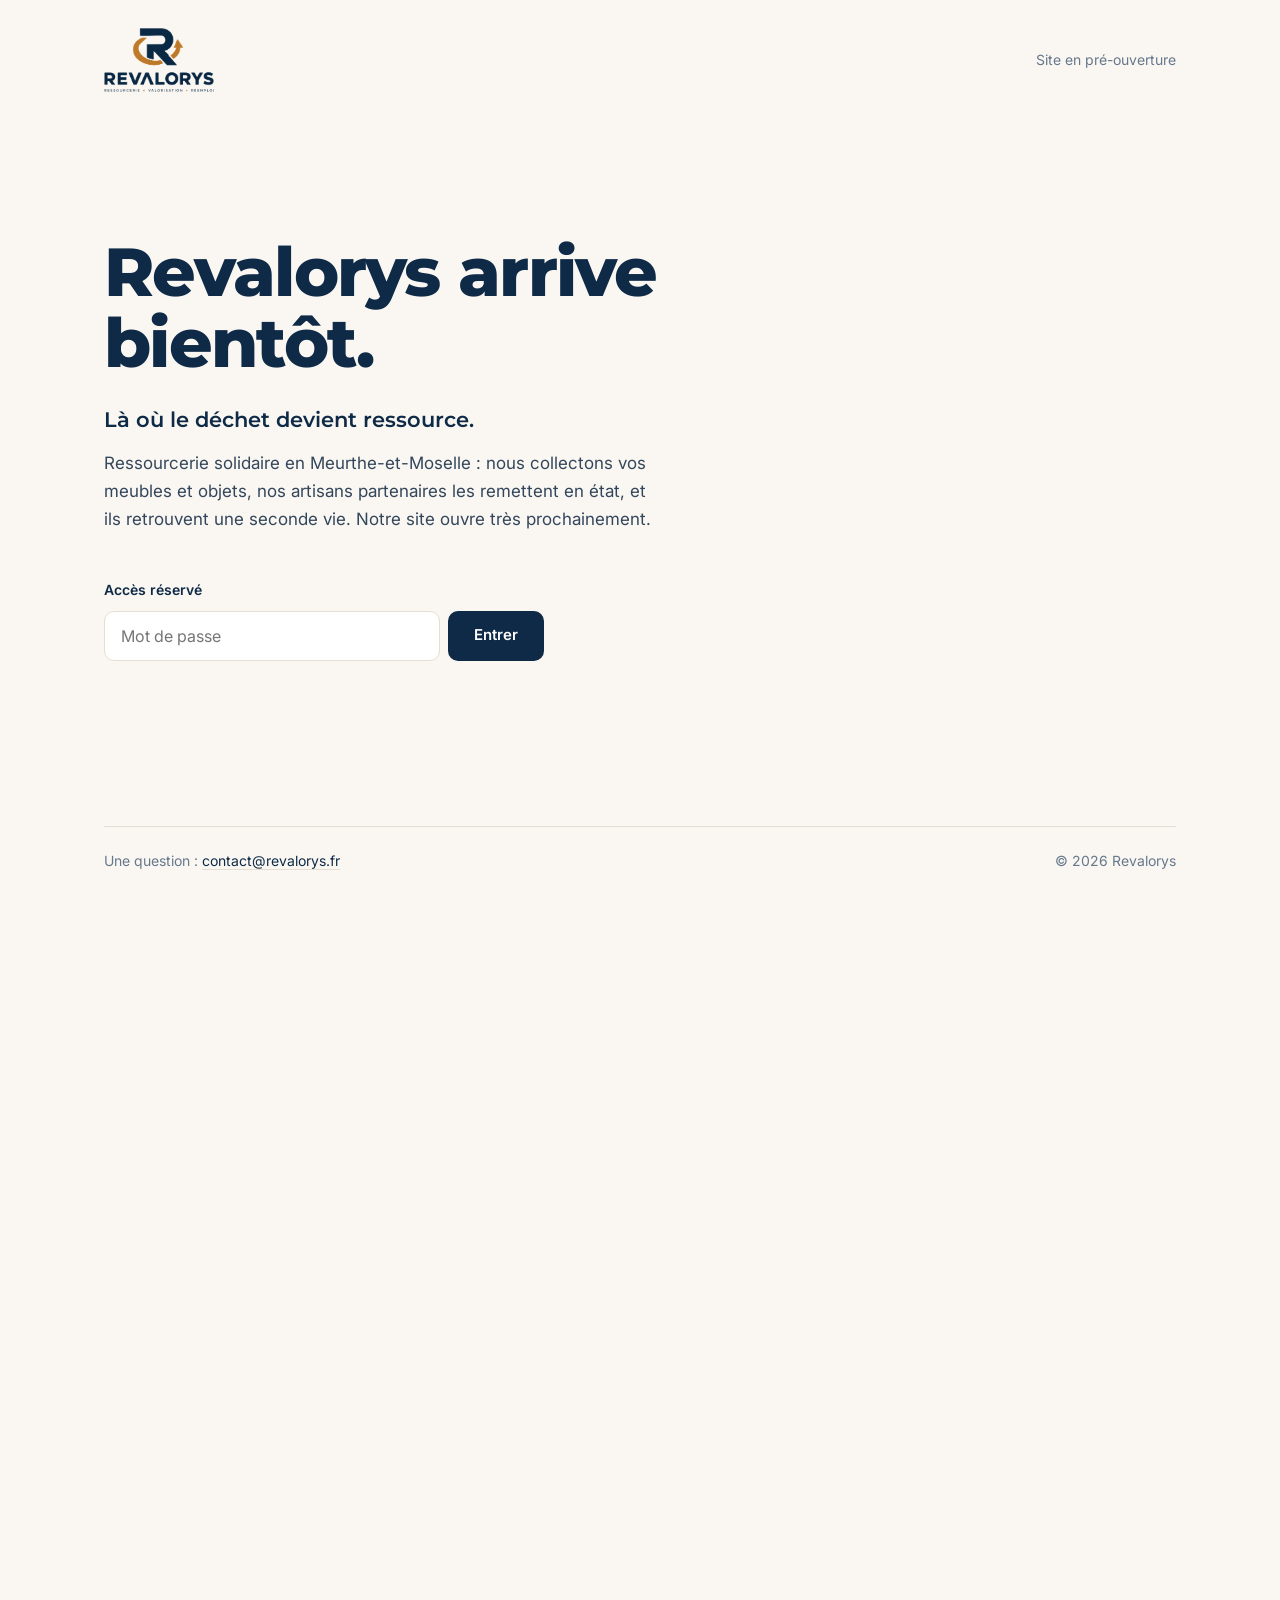
<file: index.html>
<!doctype html>
<html lang="fr" class="no-js">
<head>
  <meta charset="utf-8">
  <meta name="viewport" content="width=device-width, initial-scale=1">
  <script src="assets/js/gate.js"></script>
  <title>Ressourcerie en Meurthe-et-Moselle — Collecte gratuite de meubles | REVALORYS</title>
  <meta name="description" content="Ressourcerie solidaire en Meurthe-et-Moselle (Nancy, Lunéville, Toul…) : enlèvement gratuit de meubles et électroménager, débarras, rachat de lots et objets restaurés par des artisans locaux.">
  <meta name="robots" content="index, follow, max-image-preview:large, max-snippet:-1, max-video-preview:-1">
  <link rel="canonical" href="https://revalorys.fr/">
  <meta property="og:type" content="website">
  <meta property="og:locale" content="fr_FR">
  <meta property="og:site_name" content="REVALORYS">
  <meta property="og:url" content="https://revalorys.fr/">
  <meta property="og:title" content="REVALORYS — Là où le déchet devient ressource">
  <meta property="og:description" content="Collecte gratuite de vos dons, restauration par des artisans locaux, revente solidaire. Ressourcerie en Meurthe-et-Moselle & Grand Est.">
  <meta property="og:image" content="https://revalorys.fr/assets/img/og-revalorys.jpg">
  <meta property="og:image:width" content="1200">
  <meta property="og:image:height" content="630">
  <meta property="og:image:alt" content="REVALORYS — Ressourcerie, valorisation et réemploi">
  <meta name="twitter:card" content="summary_large_image">
  <meta name="twitter:title" content="REVALORYS — Là où le déchet devient ressource">
  <meta name="twitter:description" content="Collecte gratuite de vos dons, restauration par des artisans locaux, revente solidaire. Ressourcerie en Meurthe-et-Moselle & Grand Est.">
  <meta name="twitter:image" content="https://revalorys.fr/assets/img/og-revalorys.jpg">
  <meta name="geo.region" content="FR-54">
  <meta name="geo.placename" content="Meurthe-et-Moselle">
  <link rel="manifest" href="/site.webmanifest">
  <meta name="theme-color" content="#0E2A47">
  <meta name="msvalidate.01" content="0694FC29E3D0B1E6B4F49A4E6B45020C">

  <link rel="icon" type="image/png" href="assets/img/favicon.png">
  <link rel="apple-touch-icon" href="assets/img/apple-touch-icon.png">

  <link rel="preconnect" href="https://fonts.googleapis.com">
  <link rel="preconnect" href="https://fonts.gstatic.com" crossorigin>
  <link href="https://fonts.googleapis.com/css2?family=Montserrat:wght@500;600;700;800&family=Inter:wght@400;500;600&display=swap" rel="stylesheet">
  <link rel="stylesheet" href="assets/css/style.css">

  <script type="application/ld+json">
  {
    "@context": "https://schema.org",
    "@graph": [
      {
        "@type": [
          "LocalBusiness",
          "RecyclingCenter"
        ],
        "@id": "https://revalorys.fr/#organisation",
        "name": "REVALORYS",
        "alternateName": [
          "Revalorys",
          "REVALORYS Ressourcerie"
        ],
        "url": "https://revalorys.fr/",
        "description": "Ressourcerie solidaire en Meurthe-et-Moselle : collecte gratuite de dons, débarras, rachat de lots, restauration par des artisans locaux et revente de mobilier, électroménager et objets de seconde main.",
        "slogan": "Là où le déchet devient ressource.",
        "email": "contact@revalorys.fr",
        "logo": {
          "@type": "ImageObject",
          "url": "https://revalorys.fr/assets/img/logo-full.png",
          "width": 640,
          "height": 374
        },
        "image": "https://revalorys.fr/assets/img/og-revalorys.jpg",
        "address": {
          "@type": "PostalAddress",
          "addressRegion": "Meurthe-et-Moselle",
          "addressCountry": "FR"
        },
        "areaServed": [
          {
            "@type": "AdministrativeArea",
            "name": "Meurthe-et-Moselle"
          },
          {
            "@type": "AdministrativeArea",
            "name": "Grand Est"
          },
          {
            "@type": "City",
            "name": "Nancy"
          },
          {
            "@type": "City",
            "name": "Lunéville"
          },
          {
            "@type": "City",
            "name": "Toul"
          },
          {
            "@type": "City",
            "name": "Pont-à-Mousson"
          },
          {
            "@type": "City",
            "name": "Vandœuvre-lès-Nancy"
          },
          {
            "@type": "City",
            "name": "Briey"
          },
          {
            "@type": "City",
            "name": "Longwy"
          }
        ],
        "knowsAbout": [
          "Ressourcerie",
          "Réemploi",
          "Économie circulaire",
          "Débarras",
          "Restauration de meubles",
          "Seconde main",
          "Recyclage"
        ],
        "hasOfferCatalog": {
          "@type": "OfferCatalog",
          "name": "Services REVALORYS",
          "itemListElement": [
            {
              "@type": "Offer",
              "itemOffered": {
                "@type": "Service",
                "name": "Collecte gratuite de meubles et d'objets",
                "areaServed": "Meurthe-et-Moselle"
              }
            },
            {
              "@type": "Offer",
              "itemOffered": {
                "@type": "Service",
                "name": "Débarras de maisons et d'appartements",
                "areaServed": "Meurthe-et-Moselle"
              }
            },
            {
              "@type": "Offer",
              "itemOffered": {
                "@type": "Service",
                "name": "Rachat de lots de mobilier et d'équipements",
                "areaServed": "Meurthe-et-Moselle"
              }
            },
            {
              "@type": "Offer",
              "itemOffered": {
                "@type": "Service",
                "name": "Vidage de logements pour bailleurs sociaux",
                "areaServed": "Meurthe-et-Moselle"
              }
            },
            {
              "@type": "Offer",
              "itemOffered": {
                "@type": "Service",
                "name": "Valorisation de biens sinistrés pour les assurances",
                "areaServed": "Meurthe-et-Moselle"
              }
            },
            {
              "@type": "Offer",
              "itemOffered": {
                "@type": "Service",
                "name": "Réemploi du mobilier réformé des entreprises et collectivités",
                "areaServed": "Meurthe-et-Moselle"
              }
            },
            {
              "@type": "Offer",
              "itemOffered": {
                "@type": "Service",
                "name": "Restauration de meubles par des artisans locaux",
                "areaServed": "Meurthe-et-Moselle"
              }
            },
            {
              "@type": "Offer",
              "itemOffered": {
                "@type": "Service",
                "name": "Vente de meubles et objets de seconde main restaurés",
                "areaServed": "Meurthe-et-Moselle"
              }
            }
          ]
        }
      },
      {
        "@type": "WebSite",
        "@id": "https://revalorys.fr/#site",
        "url": "https://revalorys.fr/",
        "name": "REVALORYS",
        "alternateName": "Revalorys",
        "inLanguage": "fr-FR",
        "publisher": {
          "@id": "https://revalorys.fr/#organisation"
        }
      },
      {
        "@type": "WebPage",
        "@id": "https://revalorys.fr/#page",
        "url": "https://revalorys.fr/",
        "name": "REVALORYS — Ressourcerie en Meurthe-et-Moselle",
        "isPartOf": {
          "@id": "https://revalorys.fr/#site"
        },
        "about": {
          "@id": "https://revalorys.fr/#organisation"
        },
        "inLanguage": "fr-FR"
      },
      {
        "@type": "FAQPage",
        "@id": "https://revalorys.fr/#faq",
        "mainEntity": [
          {
            "@type": "Question",
            "name": "La collecte est-elle vraiment gratuite ?",
            "acceptedAnswer": {
              "@type": "Answer",
              "text": "Oui. L'enlèvement des biens donnés est gratuit dès lors qu'ils peuvent être réemployés. Pour les débarras importants comprenant une part de biens non réutilisables, nous vous proposons un devis transparent avant toute intervention."
            }
          },
          {
            "@type": "Question",
            "name": "Dans quelle zone intervenez-vous ?",
            "acceptedAnswer": {
              "@type": "Answer",
              "text": "Nous intervenons dans toute la Meurthe-et-Moselle (Nancy et sa métropole, Lunéville, Toul, Pont-à-Mousson, le Pays-Haut…) et dans le Grand Est. Pour les professionnels et les volumes importants, nous étudions toutes les demandes."
            }
          },
          {
            "@type": "Question",
            "name": "Dois-je être présent lors de l'enlèvement ?",
            "acceptedAnswer": {
              "@type": "Answer",
              "text": "Idéalement oui, ou une personne de confiance. Pour les professionnels (bailleurs, gestionnaires), un accès peut être organisé selon les modalités prévues dans la convention."
            }
          },
          {
            "@type": "Question",
            "name": "Puis-je obtenir une attestation de don ?",
            "acceptedAnswer": {
              "@type": "Answer",
              "text": "Oui, sur simple demande nous vous remettons une attestation détaillant les biens donnés. Pour les entreprises, nous fournissons également une attestation de valorisation utile à votre reporting RSE."
            }
          },
          {
            "@type": "Question",
            "name": "Rachetez-vous tous les objets ?",
            "acceptedAnswer": {
              "@type": "Answer",
              "text": "Non. Le don reste notre mode de collecte principal. Nous proposons un rachat pour des lots sélectionnés (mobilier professionnel, équipements, pièces de caractère). Envoyez-nous des photos : nous vous répondons avec une offre ou une proposition d'enlèvement en don."
            }
          },
          {
            "@type": "Question",
            "name": "Que deviennent les objets qui ne peuvent pas être réemployés ?",
            "acceptedAnswer": {
              "@type": "Answer",
              "text": "Ils sont démontés si possible, puis orientés vers les filières de recyclage et de traitement adaptées. Rien n'est abandonné au hasard."
            }
          },
          {
            "@type": "Question",
            "name": "Comment donner ses meubles gratuitement en Meurthe-et-Moselle ?",
            "acceptedAnswer": {
              "@type": "Answer",
              "text": "Envoyez-nous quelques photos et votre commune via le formulaire de contact. Si les meubles ou appareils peuvent être réemployés, nous convenons d'un rendez-vous et venons les chercher gratuitement chez vous, à Nancy comme dans le reste du département."
            }
          },
          {
            "@type": "Question",
            "name": "Quelle différence entre une ressourcerie et une déchetterie ?",
            "acceptedAnswer": {
              "@type": "Answer",
              "text": "La déchetterie trie les déchets pour les recycler ou les éliminer. Une ressourcerie comme REVALORYS cherche d'abord à prolonger la vie des objets : elle les collecte, les remet en état et les revend ou les redistribue. Seul ce qui ne peut vraiment pas être réemployé part en recyclage."
            }
          },
          {
            "@type": "Question",
            "name": "Comment mettre en place une convention professionnelle ?",
            "acceptedAnswer": {
              "@type": "Answer",
              "text": "Contactez-nous via le formulaire en choisissant « Professionnel ». Nous organisons un premier échange pour comprendre vos volumes et vos contraintes, puis nous vous adressons une proposition écrite."
            }
          }
        ]
      }
    ]
  }
  </script>
</head>
<body>
  <a class="skip" href="#main">Aller au contenu</a>

  <!-- ============ HEADER ============ -->
  <header class="header" id="top">
    <div class="container header__inner">
      <a href="#top" class="brand" aria-label="REVALORYS — accueil">
        <img class="brand__mark brand__mark--dark" src="assets/img/logo-mark.png" alt="" width="300" height="222">
        <img class="brand__mark brand__mark--light" src="assets/img/logo-mark-white.png" alt="" width="300" height="222">
        <img class="brand__word brand__word--dark" src="assets/img/logo-word.png" alt="REVALORYS" width="640" height="77">
        <img class="brand__word brand__word--light" src="assets/img/logo-word-white.png" alt="" width="640" height="77">
      </a>
      <nav class="nav" id="nav" aria-label="Navigation principale">
        <a href="#donner">Donner</a>
        <a href="#rachat">Faire racheter</a>
        <a href="#professionnels">Professionnels</a>
        <a href="boutique.html">Boutique</a>
        <a href="#artisans" class="nav__highlight">Artisans</a>
        <a href="#engagement">Engagement</a>
        <a href="#contact" class="nav__cta-mobile btn btn--accent">Demander une collecte</a>
      </nav>
      <div class="header__actions">
        <a href="#contact" class="btn btn--accent btn--sm header__cta">Demander une collecte</a>
        <button class="burger" id="burger" aria-label="Ouvrir le menu" aria-expanded="false" aria-controls="nav">
          <span></span><span></span><span></span>
        </button>
      </div>
    </div>
  </header>

  <main id="main">

    <!-- ============ HERO ============ -->
    <section class="hero">
      <div class="hero__bg" aria-hidden="true"></div>
      <div class="container hero__layout">
      <div class="hero__content">
        <p class="eyebrow eyebrow--light reveal">Ressourcerie solidaire · Meurthe-et-Moselle & Grand Est</p>
        <h1 class="hero__title reveal">Là où le déchet<br>devient <em>ressource.</em></h1>
        <p class="hero__lead reveal">Nous collectons gratuitement vos meubles, équipements et matériaux, nous les faisons remettre en état par nos artisans partenaires et nous leur offrons une seconde vie. Utile pour vous, utile pour le territoire.</p>
        <div class="hero__ctas reveal">
          <a href="#contact" class="btn btn--accent btn--lg" data-subject="don">
            Faire un don — collecte gratuite
            <svg class="i" viewBox="0 0 24 24" aria-hidden="true"><path d="M5 12h14M13 6l6 6-6 6"/></svg>
          </a>
          <a href="#professionnels" class="btn btn--ghost btn--lg">Espace professionnels</a>
        </div>
        <ul class="hero__proofs reveal" aria-label="Nos engagements">
          <li><svg class="i" viewBox="0 0 24 24" aria-hidden="true"><path d="M20 6 9 17l-5-5"/></svg>Enlèvement gratuit des dons</li>
          <li><svg class="i" viewBox="0 0 24 24" aria-hidden="true"><path d="M20 6 9 17l-5-5"/></svg>Restauré à la main par des artisans locaux</li>
          <li><svg class="i" viewBox="0 0 24 24" aria-hidden="true"><path d="M20 6 9 17l-5-5"/></svg>Meurthe-et-Moselle & Grand Est</li>
        </ul>
      </div>
        <div class="hero__visual" aria-hidden="true">
          <div class="loop-card loop-card--1">
            <span class="loop-card__icon"><svg viewBox="0 0 24 24"><path d="M12 21s-7-4.4-9.3-9A5.2 5.2 0 0 1 12 6.6 5.2 5.2 0 0 1 21.3 12C19 16.6 12 21 12 21z"/></svg></span>
            <div><small>Étape 1</small><strong>Don collecté</strong><span>Enlèvement gratuit à domicile</span></div>
            <em>0 €</em>
          </div>
          <div class="loop-card loop-card--2">
            <span class="loop-card__icon"><svg viewBox="0 0 24 24"><path d="M14.7 6.3a4 4 0 0 0-5.4 5.4L3 18l3 3 6.3-6.3a4 4 0 0 0 5.4-5.4l-2.5 2.5-2.5-.5-.5-2.5z"/></svg></span>
            <div><small>Étape 2</small><strong>Restauré à la main</strong><span>Par un artisan partenaire</span></div>
          </div>
          <div class="loop-card loop-card--3">
            <span class="loop-card__icon"><svg viewBox="0 0 24 24"><path d="M21 12a9 9 0 1 1-3-6.7M21 4v5h-5"/></svg></span>
            <div><small>Étape 3</small><strong>Seconde vie</strong><span>Une pièce unique, une histoire</span></div>
            <em>♻</em>
          </div>
        </div>
      </div>
    </section>

    <!-- ============ PATH CHOOSER ============ -->
    <section class="paths" id="parcours" aria-label="Comment pouvons-nous vous aider ?">
      <div class="container">
        <div class="paths__grid">
          <a href="#donner" class="path reveal">
            <span class="path__icon"><svg viewBox="0 0 24 24" aria-hidden="true"><path d="M12 21s-7-4.4-9.3-9A5.2 5.2 0 0 1 12 6.6 5.2 5.2 0 0 1 21.3 12C19 16.6 12 21 12 21z"/></svg></span>
            <span class="path__kicker">Particuliers & entreprises</span>
            <strong>Je donne</strong>
            <span class="path__text">Débarras gratuit&nbsp;: nous venons chercher ce qui peut encore servir.</span>
            <span class="path__arrow" aria-hidden="true">→</span>
          </a>
          <a href="#rachat" class="path reveal">
            <span class="path__icon"><svg viewBox="0 0 24 24" aria-hidden="true"><path d="M3 7h18v12H3zM3 7l3-4h12l3 4M9 12h6"/></svg></span>
            <span class="path__kicker">Lots sélectionnés</span>
            <strong>Je vends un lot</strong>
            <span class="path__text">Mobilier de bureau, équipements pro, pièces de caractère&nbsp;: envoyez-nous des photos.</span>
            <span class="path__arrow" aria-hidden="true">→</span>
          </a>
          <a href="#professionnels" class="path reveal">
            <span class="path__icon"><svg viewBox="0 0 24 24" aria-hidden="true"><path d="M4 21V5a1 1 0 0 1 1-1h8a1 1 0 0 1 1 1v16M14 9h5a1 1 0 0 1 1 1v11M2 21h20M8 8h2M8 12h2M8 16h2"/></svg></span>
            <span class="path__kicker">Bailleurs · Assurances · Collectivités</span>
            <strong>Je suis un professionnel</strong>
            <span class="path__text">Un partenaire fiable pour vos flux récurrents de collecte et de valorisation.</span>
            <span class="path__arrow" aria-hidden="true">→</span>
          </a>
          <a href="boutique.html" class="path reveal">
            <span class="path__icon"><svg viewBox="0 0 24 24" aria-hidden="true"><path d="M4 9h16l-1 11H5L4 9zM8 9V7a4 4 0 0 1 8 0v2"/></svg></span>
            <span class="path__kicker">Seconde main</span>
            <strong>Je viens chiner</strong>
            <span class="path__text">Des objets remis en état par des gens d'ici, à commander sur notre boutique.</span>
            <span class="path__arrow" aria-hidden="true">→</span>
          </a>
        </div>
      </div>
    </section>

    <!-- ============ LES MAINS REVALORYS ============ -->
    <section class="section mains" id="artisans">
      <div class="container">
        <div class="mains__grid">
          <div class="mains__intro reveal">
            <p class="eyebrow">Les Mains REVALORYS</p>
            <h2 class="h2">Chaque pièce a une histoire.<br><span class="accent">Et quelqu'un qui l'a faite.</span></h2>
            <p class="lead">Nos meubles et objets sont confiés à des artisans partenaires — ébénistes, tapissiers, ferronniers, retraités passionnés — qui les restaurent à la main. Chaque pièce porte leur signature&nbsp;: scannez son QR code et découvrez qui l'a restaurée, et comment.</p>
            <ul class="mains__people" aria-label="Qui répare les objets REVALORYS">
              <li>Artisans retraités</li>
              <li>Personnes en réinsertion</li>
              <li>Bénévoles passionnés</li>
              <li>Artisans locaux</li>
            </ul>
            <div class="mains__ctas">
              <a href="artisans.html" class="btn btn--primary">Devenir artisan partenaire</a>
              <a href="boutique.html" class="btn btn--accent">Voir leurs objets en boutique</a>
              <a href="piece-exemple.html" class="btn btn--line">Voir une fiche pièce</a>
            </div>
          </div>
          <div class="mains__visual reveal" aria-hidden="true">
            <div class="tag-card">
              <div class="tag-card__top">
                <img src="assets/img/logo-mark.png" alt="" width="300" height="222">
                <span>Restauré à la main</span>
              </div>
              <p class="tag-card__label">Pièce restaurée par</p>
              <p class="tag-card__name">Un artisan du Grand Est</p>
              <p class="tag-card__meta">Ébénisterie · Restauration · Finition</p>
              <div class="tag-card__qr">
                <img src="assets/img/qr-piece-exemple.svg" alt="" width="132" height="132">
                <p><strong>Scannez-moi</strong>Découvrez la vidéo de restauration et le portrait de l'artisan.</p>
              </div>
            </div>
          </div>
        </div>
        <ol class="mains__steps">
          <li class="reveal"><span>01</span><strong>Collecte</strong><p>REVALORYS récupère la pièce en don.</p></li>
          <li class="reveal"><span>02</span><strong>Restauration</strong><p>Un artisan partenaire lui redonne vie, à la main.</p></li>
          <li class="reveal"><span>03</span><strong>Signature</strong><p>Vidéo avant / après, portrait, QR code sur la pièce.</p></li>
          <li class="reveal"><span>04</span><strong>Vente</strong><p>L'artisan et REVALORYS sont rémunérés à la vente.</p></li>
        </ol>
      </div>
    </section>

    <!-- ============ MANIFESTO / PILLARS ============ -->
    <section class="section manifesto">
      <div class="container manifesto__grid">
        <div class="manifesto__intro reveal">
          <p class="eyebrow">Qui sommes-nous</p>
          <h2 class="h2">La ressourcerie qui remet <span class="accent">le savoir-faire</span> au centre.</h2>
          <p class="lead">REVALORYS donne une seconde vie aux biens qui en ont encore une, grâce aux mains d'artisans, de passionnés et de retraités du territoire. Nous combinons la rigueur d'un prestataire professionnel — délais tenus, traçabilité, reporting — avec la mission d'une ressourcerie&nbsp;: réduire les déchets, créer de l'emploi local et rendre le réemploi accessible à tous.</p>
        </div>
        <ol class="pillars">
          <li class="pillar reveal">
            <span class="pillar__num">01</span>
            <h3>Ressourcerie</h3>
            <p>Nous récupérons mobilier, équipements et matériaux auprès des particuliers, des entreprises et des institutions — gratuitement pour les dons.</p>
          </li>
          <li class="pillar reveal">
            <span class="pillar__num">02</span>
            <h3>Valorisation</h3>
            <p>Chaque objet est trié, nettoyé, puis réparé ou restauré par nos artisans partenaires. Ce qui ne peut pas être réemployé est orienté vers la bonne filière.</p>
          </li>
          <li class="pillar reveal">
            <span class="pillar__num">03</span>
            <h3>Réemploi</h3>
            <p>Les biens retrouvent preneur en ligne, sur rendez-vous ou en lots complets pour équiper bureaux, logements et structures.</p>
          </li>
        </ol>
      </div>
    </section>

    <!-- ============ KEY FIGURES ============ -->
    <section class="figures" aria-label="Nos engagements en chiffres">
      <div class="container figures__grid">
        <div class="figure reveal"><span class="figure__value">0 €</span><span class="figure__label">pour l'enlèvement de vos dons</span></div>
        <div class="figure reveal"><span class="figure__value">48 h</span><span class="figure__label">prise en charge sous contrat pro</span></div>
        <div class="figure reveal"><span class="figure__value">50 %</span><span class="figure__label">du prix de vente reversé à l'artisan</span></div>
        <div class="figure reveal"><span class="figure__value">100 %</span><span class="figure__label">local&nbsp;: ancré dans le Grand Est</span></div>
      </div>
    </section>

    <!-- ============ APPEL VÉHICULE ============ -->
    <section class="vehicle-call" id="vehicule">
      <div class="container">
        <div class="vehicle-call__box reveal">
          <div>
            <p class="eyebrow">Appel au don</p>
            <h2 class="h2">Nous cherchons notre utilitaire.</h2>
            <p class="lead">Sans camionnette, pas de collecte. Un véhicule qui dort dans un garage ou qui sort d'une flotte d'entreprise peut sauver des centaines de meubles chaque mois. Il deviendra le véhicule de REVALORYS, avec votre nom inscrit dessus.</p>
            <div class="vehicle-call__ctas">
              <a href="don-vehicule.html" class="btn btn--primary">Offrir un véhicule</a>
              <a href="don-vehicule.html#aider" class="btn btn--ghost">Partager l'appel</a>
            </div>
          </div>
          <ul class="vehicle-call__list">
            <li><svg class="i" viewBox="0 0 24 24" aria-hidden="true"><path d="M20 6 9 17l-5-5"/></svg>Votre nom inscrit sur le véhicule</li>
            <li><svg class="i" viewBox="0 0 24 24" aria-hidden="true"><path d="M20 6 9 17l-5-5"/></svg>Un don définitif : le véhicule devient celui de REVALORYS</li>
            <li><svg class="i" viewBox="0 0 24 24" aria-hidden="true"><path d="M20 6 9 17l-5-5"/></svg>Un bilan annuel de tout ce qu'il a permis</li>
            <li><svg class="i" viewBox="0 0 24 24" aria-hidden="true"><path d="M20 6 9 17l-5-5"/></svg>Toutes les démarches prises en charge</li>
          </ul>
        </div>
      </div>
    </section>

    <!-- ============ DONNER ============ -->
    <section class="section" id="donner">
      <div class="container">
        <div class="section__head reveal">
          <p class="eyebrow">Faire un don</p>
          <h2 class="h2">Vous videz, vous déménagez, vous renouvelez&nbsp;?<br><span class="accent">Nous venons chercher.</span></h2>
          <p class="lead">Plutôt que la déchèterie, offrez une seconde vie à vos biens. L'enlèvement est gratuit et, sur demande, nous vous remettons une attestation de don.</p>
        </div>

        <div class="accepts">
          <article class="accept reveal">
            <svg viewBox="0 0 48 48" aria-hidden="true"><path d="M8 26v-6a4 4 0 0 1 4-4h24a4 4 0 0 1 4 4v6M6 26h36v8H6zM10 34v4M38 34v4M14 26v-4h20v4"/></svg>
            <h3>Mobilier</h3><p>Canapés, tables, chaises, armoires, buffets, literie en bon état.</p>
          </article>
          <article class="accept reveal">
            <svg viewBox="0 0 48 48" aria-hidden="true"><path d="M14 6h20a2 2 0 0 1 2 2v34a2 2 0 0 1-2 2H14a2 2 0 0 1-2-2V8a2 2 0 0 1 2-2zM12 18h24M17 11v3M17 23v6"/></svg>
            <h3>Électroménager</h3><p>Réfrigérateurs, lave-linge, cuisinières, petit électroménager fonctionnel.</p>
          </article>
          <article class="accept reveal">
            <svg viewBox="0 0 48 48" aria-hidden="true"><path d="M6 20h36v4H6zM10 24v16M38 24v16M24 24v8M18 32h12M16 14h16l2 6H14z"/></svg>
            <h3>Équipement pro</h3><p>Bureaux, sièges, rangements, matériel de commerce et d'atelier.</p>
          </article>
          <article class="accept reveal">
            <svg viewBox="0 0 48 48" aria-hidden="true"><path d="M6 38h36M8 38V28h14v10M22 38V18h18v20M8 28l7-6 7 6M26 24h4M34 24h2M26 30h4M34 30h2"/></svg>
            <h3>Matériaux</h3><p>Bois, carrelage, portes, menuiseries, surplus de chantier réutilisables.</p>
          </article>
          <article class="accept reveal">
            <svg viewBox="0 0 48 48" aria-hidden="true"><path d="M24 6v6M16 12h16l4 14H12zM24 26v12M16 42h16"/></svg>
            <h3>Déco & luminaires</h3><p>Lampes, miroirs, cadres, textiles de maison, vaisselle.</p>
          </article>
          <article class="accept reveal">
            <svg viewBox="0 0 48 48" aria-hidden="true"><path d="M18 6h12M20 6v6c-6 3-9 9-9 15 0 8 6 15 13 15s13-7 13-15c0-6-3-12-9-15V6M14 28h20"/></svg>
            <h3>Pièces de caractère</h3><p>Objets anciens, mobilier de style, pièces de collection et de prestige.</p>
          </article>
        </div>

        <div class="split">
          <div class="steps reveal">
            <h3 class="h3">Comment ça se passe</h3>
            <ol class="steps__list">
              <li><span>1</span><div><strong>Vous nous contactez</strong><p>Par le formulaire ou par téléphone, avec quelques photos si possible.</p></div></li>
              <li><span>2</span><div><strong>Nous validons ensemble</strong><p>Nous confirmons ce qui peut être repris et fixons un créneau qui vous convient.</p></div></li>
              <li><span>3</span><div><strong>Nous enlevons</strong><p>Notre équipe se déplace avec le véhicule adapté, manutention comprise.</p></div></li>
              <li><span>4</span><div><strong>Seconde vie</strong><p>Vos biens sont remis en état puis trouvent de nouveaux propriétaires. Attestation de don sur demande.</p></div></li>
            </ol>
            <a href="#contact" class="btn btn--primary" data-subject="don">Planifier un enlèvement</a>
          </div>
          <aside class="notake reveal">
            <h3 class="h3">Ce que nous ne reprenons pas</h3>
            <p>Pour préserver la qualité du réemploi, certains biens ne peuvent pas être collectés&nbsp;:</p>
            <ul>
              <li>Déchets dangereux (produits chimiques, peintures, amiante, bouteilles de gaz)</li>
              <li>Literie et textiles souillés ou infestés</li>
              <li>Objets cassés, irréparables ou incomplets</li>
              <li>Ordures ménagères et déchets verts</li>
            </ul>
            <p class="notake__foot">Un doute&nbsp;? Envoyez-nous une photo, nous vous répondons rapidement.</p>
          </aside>
        </div>
      </div>
    </section>

    <!-- ============ CYCLE ============ -->
    <section class="section cycle" id="modele">
      <div class="container">
        <div class="section__head section__head--center reveal">
          <p class="eyebrow eyebrow--light">Notre méthode</p>
          <h2 class="h2">Un cycle complet, maîtrisé de bout en bout.</h2>
          <p class="lead">Chaque bien suit un parcours clair, traçable et documenté.</p>
        </div>
        <ol class="cycle__track" id="cycleTrack">
          <li class="cycle__step"><span class="cycle__dot">1</span><h3>Collecte</h3><p>Appel, rendez-vous ou contrat&nbsp;: nous intervenons rapidement.</p></li>
          <li class="cycle__step"><span class="cycle__dot">2</span><h3>Évaluation</h3><p>Tri sur place&nbsp;: réemploi direct, restauration ou filière de recyclage.</p></li>
          <li class="cycle__step"><span class="cycle__dot">3</span><h3>Restauration</h3><p>Nettoyage, réparation par nos artisans partenaires, contrôle qualité.</p></li>
          <li class="cycle__step"><span class="cycle__dot">4</span><h3>Revente</h3><p>Plateformes en ligne, ventes sur rendez-vous et lots complets pour les pros.</p></li>
          <li class="cycle__step"><span class="cycle__dot">5</span><h3>Impact</h3><p>Attestations, reporting RSE et redistribution solidaire.</p></li>
        </ol>
      </div>
    </section>

    <!-- ============ RACHAT ============ -->
    <section class="section rachat" id="rachat">
      <div class="container rachat__grid">
        <div class="reveal">
          <p class="eyebrow">Rachat de lots</p>
          <h2 class="h2">Vous préférez vendre&nbsp;?<br>Nous étudions votre lot.</h2>
          <p class="lead">Le don reste au cœur de notre modèle. Mais pour certains biens, nous proposons un rachat&nbsp;: fins de bail, fermetures de commerce, renouvellement de parc mobilier, successions ou pièces de caractère.</p>
          <ul class="checks">
            <li>Mobilier de bureau et agencement professionnel</li>
            <li>Équipements et matériel de commerce</li>
            <li>Électroménager récent en parfait état de marche</li>
            <li>Antiquités, mobilier de style et objets de collection</li>
          </ul>
          <a href="#contact" class="btn btn--primary" data-subject="rachat">Proposer un lot</a>
        </div>
        <div class="rachat__card reveal">
          <h3 class="h3">Une offre en 3 temps</h3>
          <ol class="mini-steps">
            <li><strong>Photos & description</strong><span>Envoyez-nous quelques photos, les dimensions et l'état général.</span></li>
            <li><strong>Proposition</strong><span>Nous vous faisons une offre ferme, claire et sans engagement.</span></li>
            <li><strong>Enlèvement & règlement</strong><span>Nous enlevons le lot et réglons à l'enlèvement. Vous n'avez rien à porter.</span></li>
          </ol>
          <p class="rachat__note">Nos offres tiennent compte de l'état, de la demande et des coûts de remise en état. Les lots ne répondant pas à nos critères de rachat peuvent être proposés en don.</p>
        </div>
      </div>
    </section>

    <!-- ============ PROFESSIONNELS ============ -->
    <section class="section pros" id="professionnels">
      <div class="container">
        <div class="section__head reveal">
          <p class="eyebrow">Professionnels & institutions</p>
          <h2 class="h2">Un prestataire de valorisation<br><span class="accent">sur lequel vous pouvez compter.</span></h2>
          <p class="lead">Vous gérez des flux réguliers de mobilier ou d'équipements&nbsp;? Nous mettons en place une convention adaptée à vos volumes, avec un interlocuteur unique et des engagements écrits.</p>
        </div>

        <div class="segments">
          <article class="segment reveal">
            <span class="segment__tag">Bailleurs sociaux</span>
            <h3>Vidage de logements à la relocation</h3>
            <p>Débarras des logements libérés pour accélérer la remise en location, avec tri et réemploi systématiques.</p>
          </article>
          <article class="segment reveal">
            <span class="segment__tag">Assurances & experts</span>
            <h3>Biens sinistrés récupérables</h3>
            <p>Prise en charge du mobilier partiellement récupérable, rapport de valorisation et traçabilité pour vos dossiers.</p>
          </article>
          <article class="segment reveal">
            <span class="segment__tag">Collectivités</span>
            <h3>Encombrants & réemploi local</h3>
            <p>Collecte d'encombrants réemployables, actions de sensibilisation et soutien à votre politique de réduction des déchets.</p>
          </article>
          <article class="segment reveal">
            <span class="segment__tag">EHPAD & médico-social</span>
            <h3>Mobilier réformé</h3>
            <p>Reprise du mobilier et des équipements réformés lors des renouvellements, en toute discrétion.</p>
          </article>
          <article class="segment reveal">
            <span class="segment__tag">Entreprises</span>
            <h3>Fins de bail & déménagements</h3>
            <p>Débarras de bureaux, attestation de valorisation pour votre bilan RSE et, le cas échéant, rachat du mobilier.</p>
          </article>
          <article class="segment segment--cta reveal">
            <h3>Équiper plutôt que jeter</h3>
            <p>Besoin d'équiper des bureaux, des logements ou une structure&nbsp;? Nous constituons des lots complets, livrés clé en main.</p>
            <a href="#contact" class="btn btn--accent btn--sm" data-subject="pro">Nous consulter</a>
          </article>
        </div>

        <div class="contract reveal">
          <div class="contract__head">
            <h3 class="h3">Ce que comprend une convention REVALORYS</h3>
            <p>Un cadre clair, pensé pour vos contraintes opérationnelles et vos obligations de reporting.</p>
          </div>
          <ul class="contract__list">
            <li><svg class="i" viewBox="0 0 24 24" aria-hidden="true"><circle cx="12" cy="12" r="9"/><path d="M12 7v5l3 2"/></svg><div><strong>Prise en charge sous 48 h</strong><span>Des délais d'intervention écrits et tenus.</span></div></li>
            <li><svg class="i" viewBox="0 0 24 24" aria-hidden="true"><path d="M8 3h8l4 4v14H4V3h4zM8 12h8M8 16h5"/></svg><div><strong>Rapport de valorisation</strong><span>Ce qui a été collecté, réemployé, recyclé.</span></div></li>
            <li><svg class="i" viewBox="0 0 24 24" aria-hidden="true"><path d="M4 12h4l3-8 4 16 3-8h2"/></svg><div><strong>Traçabilité des flux</strong><span>Chaque enlèvement documenté et horodaté.</span></div></li>
            <li><svg class="i" viewBox="0 0 24 24" aria-hidden="true"><path d="M12 3c4 3 7 6 7 11a7 7 0 0 1-14 0c0-5 3-8 7-11z"/><path d="M12 21V11"/></svg><div><strong>Reporting RSE</strong><span>Des indicateurs d'impact prêts à intégrer.</span></div></li>
            <li><svg class="i" viewBox="0 0 24 24" aria-hidden="true"><circle cx="12" cy="8" r="4"/><path d="M4 21c0-4 4-6 8-6s8 2 8 6"/></svg><div><strong>Interlocuteur unique</strong><span>Un contact dédié, joignable et réactif.</span></div></li>
            <li><svg class="i" viewBox="0 0 24 24" aria-hidden="true"><path d="M12 3 4 6v6c0 5 3.5 8 8 9 4.5-1 8-4 8-9V6z"/><path d="m9 12 2 2 4-4"/></svg><div><strong>Assurance & conformité</strong><span>Intervention assurée, filières agréées pour le non-réemployable.</span></div></li>
          </ul>
          <div class="contract__cta">
            <a href="#contact" class="btn btn--accent btn--lg" data-subject="pro">Demander une proposition de convention</a>
          </div>
        </div>
      </div>
    </section>

    <!-- ============ BOUTIQUE ============ -->
    <section class="section boutique" id="boutique">
      <div class="container boutique__grid">
        <div class="boutique__tiles reveal" aria-hidden="true">
          <div class="btile btile--navy"><svg viewBox="0 0 48 48"><path d="M8 26v-6a4 4 0 0 1 4-4h24a4 4 0 0 1 4 4v6M6 26h36v8H6zM10 34v4M38 34v4M14 26v-4h20v4"/></svg><strong>Mobilier</strong></div>
          <div class="btile btile--ochre"><svg viewBox="0 0 48 48"><path d="M24 6v6M16 12h16l4 14H12zM24 26v12M16 42h16"/></svg><strong>Déco & luminaires</strong></div>
          <div class="btile btile--light"><svg viewBox="0 0 48 48"><path d="M18 6h12M20 6v6c-6 3-9 9-9 15 0 8 6 15 13 15s13-7 13-15c0-6-3-12-9-15V6M14 28h20"/></svg><strong>Pièces anciennes</strong></div>
          <div class="btile btile--navy2"><svg viewBox="0 0 48 48"><path d="M14 6h20a2 2 0 0 1 2 2v34a2 2 0 0 1-2 2H14a2 2 0 0 1-2-2V8a2 2 0 0 1 2-2zM12 18h24M17 11v3M17 23v6"/></svg><strong>Électroménager</strong></div>
          <span class="boutique__stamp">Restauré à la main · Signé · Unique</span>
        </div>
        <div class="boutique__text reveal">
          <p class="eyebrow eyebrow--light">Acheter</p>
          <h2 class="h2">Restauré à la main,<br><span class="accent">signé par l'artisan.</span></h2>
          <p class="lead">Meubles, électroménager, décoration, pièces anciennes&nbsp;: des objets sélectionnés, restaurés par nos artisans partenaires et vendus avec leur histoire. Chaque pièce porte le nom de celui ou celle qui lui a redonné vie. La sélection change chaque semaine — suivez nos annonces pour ne rien manquer.</p>
          <ul class="boutique__channels">
            <li><strong>En ligne</strong><span>Nos annonces sur les principales plateformes de seconde main</span></li>
            <li><strong>Sur rendez-vous</strong><span>Venez voir une pièce avant de l'acheter, en Meurthe-et-Moselle</span></li>
            <li><strong>En lots</strong><span>Équipement complet de bureaux, logements et structures</span></li>
            <li><strong>Sur notre boutique</strong><span>Commandez directement sur le site, avec le nom de celui ou celle qui a réparé l'objet</span></li>
          </ul>
          <div class="mains__ctas">
            <a href="boutique.html" class="btn btn--accent">Découvrir la boutique</a>
            <a href="#contact" class="btn btn--ghost" data-subject="boutique">Demander une pièce</a>
          </div>
        </div>
      </div>
    </section>

    <!-- ============ ENGAGEMENT ============ -->
    <section class="section engagement" id="engagement">
      <div class="container">
        <div class="section__head section__head--center reveal">
          <p class="eyebrow">Notre engagement</p>
          <h2 class="h2">Une entreprise utile,<br>et qui le prouve.</h2>
        </div>
        <div class="impact">
          <article class="impact__item reveal">
            <span class="impact__icon"><svg viewBox="0 0 24 24" aria-hidden="true"><path d="M21 12a9 9 0 1 1-3-6.7M21 4v5h-5"/></svg></span>
            <h3>Moins de déchets</h3>
            <p>Chaque objet réemployé est un objet qui ne finit pas en déchèterie — et un objet neuf qui n'a pas besoin d'être produit.</p>
          </article>
          <article class="impact__item reveal">
            <span class="impact__icon"><svg viewBox="0 0 24 24" aria-hidden="true"><circle cx="9" cy="8" r="3.5"/><path d="M2.5 20c0-3.5 3-5.5 6.5-5.5s6.5 2 6.5 5.5M16 4.5a3.5 3.5 0 0 1 0 7M18 14.6c2 .6 3.5 2.3 3.5 5.4"/></svg></span>
            <h3>De l'emploi local</h3>
            <p>Nos activités de collecte et de remise en état sont pensées pour créer de l'emploi local et des parcours d'insertion.</p>
          </article>
          <article class="impact__item reveal">
            <span class="impact__icon"><svg viewBox="0 0 24 24" aria-hidden="true"><path d="M12 21s-7-4.4-9.3-9A5.2 5.2 0 0 1 12 6.6 5.2 5.2 0 0 1 21.3 12C19 16.6 12 21 12 21z"/></svg></span>
            <h3>De la solidarité concrète</h3>
            <p>Une part de nos bénéfices est destinée à l'aide alimentaire locale. Le réemploi profite aussi à ceux qui en ont le plus besoin.</p>
          </article>
          <article class="impact__item reveal">
            <span class="impact__icon"><svg viewBox="0 0 24 24" aria-hidden="true"><path d="M3 20h18M5 20V10l7-6 7 6v10M10 20v-5h4v5"/></svg></span>
            <h3>Un ancrage territorial</h3>
            <p>Nous travaillons avec les acteurs du Grand Est&nbsp;: bailleurs, collectivités, entreprises, associations et artisans.</p>
          </article>
        </div>
        <blockquote class="quote reveal">
          <p>« Rien ne se perd quand on prend le temps de regarder ce que les choses valent encore. Notre métier, c'est de révéler cette valeur — et de la remettre en circulation. »</p>
          <footer>La conviction REVALORYS</footer>
        </blockquote>
      </div>
    </section>

    <!-- ============ FAQ ============ -->
    <section class="section faq" id="faq">
      <div class="container faq__grid">
        <div class="reveal">
          <p class="eyebrow">Questions fréquentes</p>
          <h2 class="h2">Tout ce qu'il faut savoir.</h2>
          <p class="lead">Vous ne trouvez pas votre réponse&nbsp;? Écrivez-nous, nous répondons rapidement.</p>
          <a href="#contact" class="btn btn--primary">Poser une question</a>
        </div>
        <div class="faq__list">
          <details class="reveal" open>
            <summary>La collecte est-elle vraiment gratuite&nbsp;?</summary>
            <p>Oui. L'enlèvement des biens donnés est gratuit dès lors qu'ils peuvent être réemployés. Pour les débarras importants comprenant une part de biens non réutilisables, nous vous proposons un devis transparent avant toute intervention.</p>
          </details>
          <details class="reveal">
            <summary>Dans quelle zone intervenez-vous&nbsp;?</summary>
            <p>Nous intervenons dans toute la Meurthe-et-Moselle (Nancy et sa métropole, Lunéville, Toul, Pont-à-Mousson, le Pays-Haut…) et dans le Grand Est. Pour les professionnels et les volumes importants, nous étudions toutes les demandes.</p>
          </details>
          <details class="reveal">
            <summary>Dois-je être présent lors de l'enlèvement&nbsp;?</summary>
            <p>Idéalement oui, ou une personne de confiance. Pour les professionnels (bailleurs, gestionnaires), un accès peut être organisé selon les modalités prévues dans la convention.</p>
          </details>
          <details class="reveal">
            <summary>Puis-je obtenir une attestation de don&nbsp;?</summary>
            <p>Oui, sur simple demande nous vous remettons une attestation détaillant les biens donnés. Pour les entreprises, nous fournissons également une attestation de valorisation utile à votre reporting RSE.</p>
          </details>
          <details class="reveal">
            <summary>Rachetez-vous tous les objets&nbsp;?</summary>
            <p>Non. Le don reste notre mode de collecte principal. Nous proposons un rachat pour des lots sélectionnés (mobilier professionnel, équipements, pièces de caractère). Envoyez-nous des photos&nbsp;: nous vous répondons avec une offre ou une proposition d'enlèvement en don.</p>
          </details>
          <details class="reveal">
            <summary>Que deviennent les objets qui ne peuvent pas être réemployés&nbsp;?</summary>
            <p>Ils sont démontés si possible, puis orientés vers les filières de recyclage et de traitement adaptées. Rien n'est abandonné au hasard.</p>
          </details>
          <details class="reveal">
            <summary>Comment donner ses meubles gratuitement en Meurthe-et-Moselle&nbsp;?</summary>
            <p>Envoyez-nous quelques photos et votre commune via le formulaire de contact. Si les meubles ou appareils peuvent être réemployés, nous convenons d'un rendez-vous et venons les chercher gratuitement chez vous, à Nancy comme dans le reste du département.</p>
          </details>
          <details class="reveal">
            <summary>Quelle différence entre une ressourcerie et une déchetterie&nbsp;?</summary>
            <p>La déchetterie trie les déchets pour les recycler ou les éliminer. Une ressourcerie comme REVALORYS cherche d'abord à prolonger la vie des objets&nbsp;: elle les collecte, les remet en état et les revend ou les redistribue. Seul ce qui ne peut vraiment pas être réemployé part en recyclage.</p>
          </details>
          <details class="reveal">
            <summary>Comment mettre en place une convention professionnelle&nbsp;?</summary>
            <p>Contactez-nous via le formulaire en choisissant « Professionnel ». Nous organisons un premier échange pour comprendre vos volumes et vos contraintes, puis nous vous adressons une proposition écrite.</p>
          </details>
        </div>
      </div>
    </section>

    <!-- ============ CONTACT ============ -->
    <section class="section contact" id="contact">
      <div class="container contact__grid">
        <div class="contact__info reveal">
          <p class="eyebrow eyebrow--light">Contact</p>
          <h2 class="h2">Parlons de votre projet.</h2>
          <p class="lead">Don, rachat, convention professionnelle ou simple question&nbsp;: décrivez-nous votre besoin, nous revenons vers vous rapidement.</p>
          <ul class="contact__list">
            <li>
              <svg class="i" viewBox="0 0 24 24" aria-hidden="true"><path d="M5 4h4l2 5-2.5 1.5a11 11 0 0 0 5 5L15 13l5 2v4a2 2 0 0 1-2 2A16 16 0 0 1 3 6a2 2 0 0 1 2-2"/></svg>
              <div><span>Téléphone</span><a href="#" data-config="phone">—</a></div>
            </li>
            <li>
              <svg class="i" viewBox="0 0 24 24" aria-hidden="true"><path d="M3 6h18v12H3z"/><path d="m3 7 9 6 9-6"/></svg>
              <div><span>E-mail</span><a href="#" data-config="email">—</a></div>
            </li>
            <li>
              <svg class="i" viewBox="0 0 24 24" aria-hidden="true"><path d="M12 21s-7-6.2-7-12a7 7 0 0 1 14 0c0 5.8-7 12-7 12z"/><circle cx="12" cy="9" r="2.5"/></svg>
              <div><span>Zone d'intervention</span><p data-config="address">Meurthe-et-Moselle · Grand Est</p></div>
            </li>
          </ul>
        </div>

        <form class="form reveal" id="contactForm" novalidate>
          <fieldset class="form__type">
            <legend>Votre demande concerne</legend>
            <div class="chips">
              <label><input type="radio" name="type" value="don" checked><span>Un don</span></label>
              <label><input type="radio" name="type" value="rachat"><span>Un rachat</span></label>
              <label><input type="radio" name="type" value="pro"><span>Professionnel</span></label>
              <label><input type="radio" name="type" value="boutique"><span>Un achat</span></label>
              <label><input type="radio" name="type" value="autre"><span>Autre</span></label>
            </div>
          </fieldset>
          <div class="form__row">
            <div class="field">
              <label for="f-name">Nom et prénom *</label>
              <input id="f-name" name="name" type="text" autocomplete="name" required>
            </div>
            <div class="field field--org" id="orgField">
              <label for="f-org">Organisation</label>
              <input id="f-org" name="org" type="text" autocomplete="organization">
            </div>
          </div>
          <div class="form__row">
            <div class="field">
              <label for="f-email">E-mail *</label>
              <input id="f-email" name="email" type="email" autocomplete="email" required>
            </div>
            <div class="field">
              <label for="f-phone">Téléphone</label>
              <input id="f-phone" name="phone" type="tel" autocomplete="tel">
            </div>
          </div>
          <div class="field">
            <label for="f-city">Commune d'enlèvement</label>
            <input id="f-city" name="city" type="text" autocomplete="address-level2" placeholder="Ex. Nancy, Lunéville, Toul…">
          </div>
          <div class="field">
            <label for="f-msg">Votre message *</label>
            <textarea id="f-msg" name="message" rows="5" required placeholder="Décrivez les biens (type, quantité, état), l'accès (étage, ascenseur) et vos disponibilités."></textarea>
          </div>
          <p class="form__hint">Astuce&nbsp;: joignez des photos à l'e-mail qui s'ouvrira après l'envoi — cela nous permet de vous répondre plus vite.</p>
          <label class="consent"><input type="checkbox" name="consent" required><span>J'accepte que mes données soient utilisées pour traiter ma demande. <a href="mentions-legales.html#donnees">En savoir plus</a></span></label>
          <button type="submit" class="btn btn--accent btn--lg btn--block">Envoyer ma demande</button>
          <p class="form__status" id="formStatus" role="status" aria-live="polite"></p>
        </form>
      </div>
    </section>
  </main>

  <!-- ============ FOOTER ============ -->
  <footer class="footer">
    <div class="container footer__grid">
      <div class="footer__brand">
        <img src="assets/img/logo-full-white.png" alt="REVALORYS — Ressourcerie, Valorisation, Réemploi" width="640" height="374" loading="lazy">
        <p>Là où le déchet devient ressource.</p>
      </div>
      <div>
        <h4>Particuliers</h4>
        <a href="#donner">Faire un don</a>
        <a href="#rachat">Faire racheter un lot</a>
        <a href="boutique.html">La boutique</a>
        <a href="#faq">Questions fréquentes</a>
      </div>
      <div>
        <h4>Professionnels</h4>
        <a href="#professionnels">Bailleurs sociaux</a>
        <a href="#professionnels">Assurances & experts</a>
        <a href="#professionnels">Collectivités</a>
        <a href="#professionnels">Entreprises & EHPAD</a>
      </div>
      <div>
        <h4>REVALORYS</h4>
        <a href="#modele">Notre méthode</a>
        <a href="#engagement">Notre engagement</a>
        <a href="artisans.html">Les Mains REVALORYS</a>
        <a href="don-vehicule.html">Offrir un véhicule</a>
        <a href="#faq">Questions fréquentes</a>
        <a href="#contact">Contact</a>
        <a href="mentions-legales.html">Mentions légales</a>
      </div>
    </div>
    <div class="container footer__bottom">
      <p>© <span id="year">2026</span> REVALORYS — Ressourcerie · Valorisation · Réemploi</p>
      <p>Meurthe-et-Moselle · Grand Est</p>
    </div>
  </footer>

  <a href="#contact" class="fab" data-subject="don" aria-label="Demander une collecte">
    <svg class="i" viewBox="0 0 24 24" aria-hidden="true"><path d="M1 6h13v10H1zM14 9h4l4 4v3h-8M5 19.5a1.5 1.5 0 1 0 0-3 1.5 1.5 0 0 0 0 3zM18 19.5a1.5 1.5 0 1 0 0-3 1.5 1.5 0 0 0 0 3z"/></svg>
    Demander une collecte
  </a>

  <script src="assets/js/main.js" defer></script>
</body>
</html>
</file>
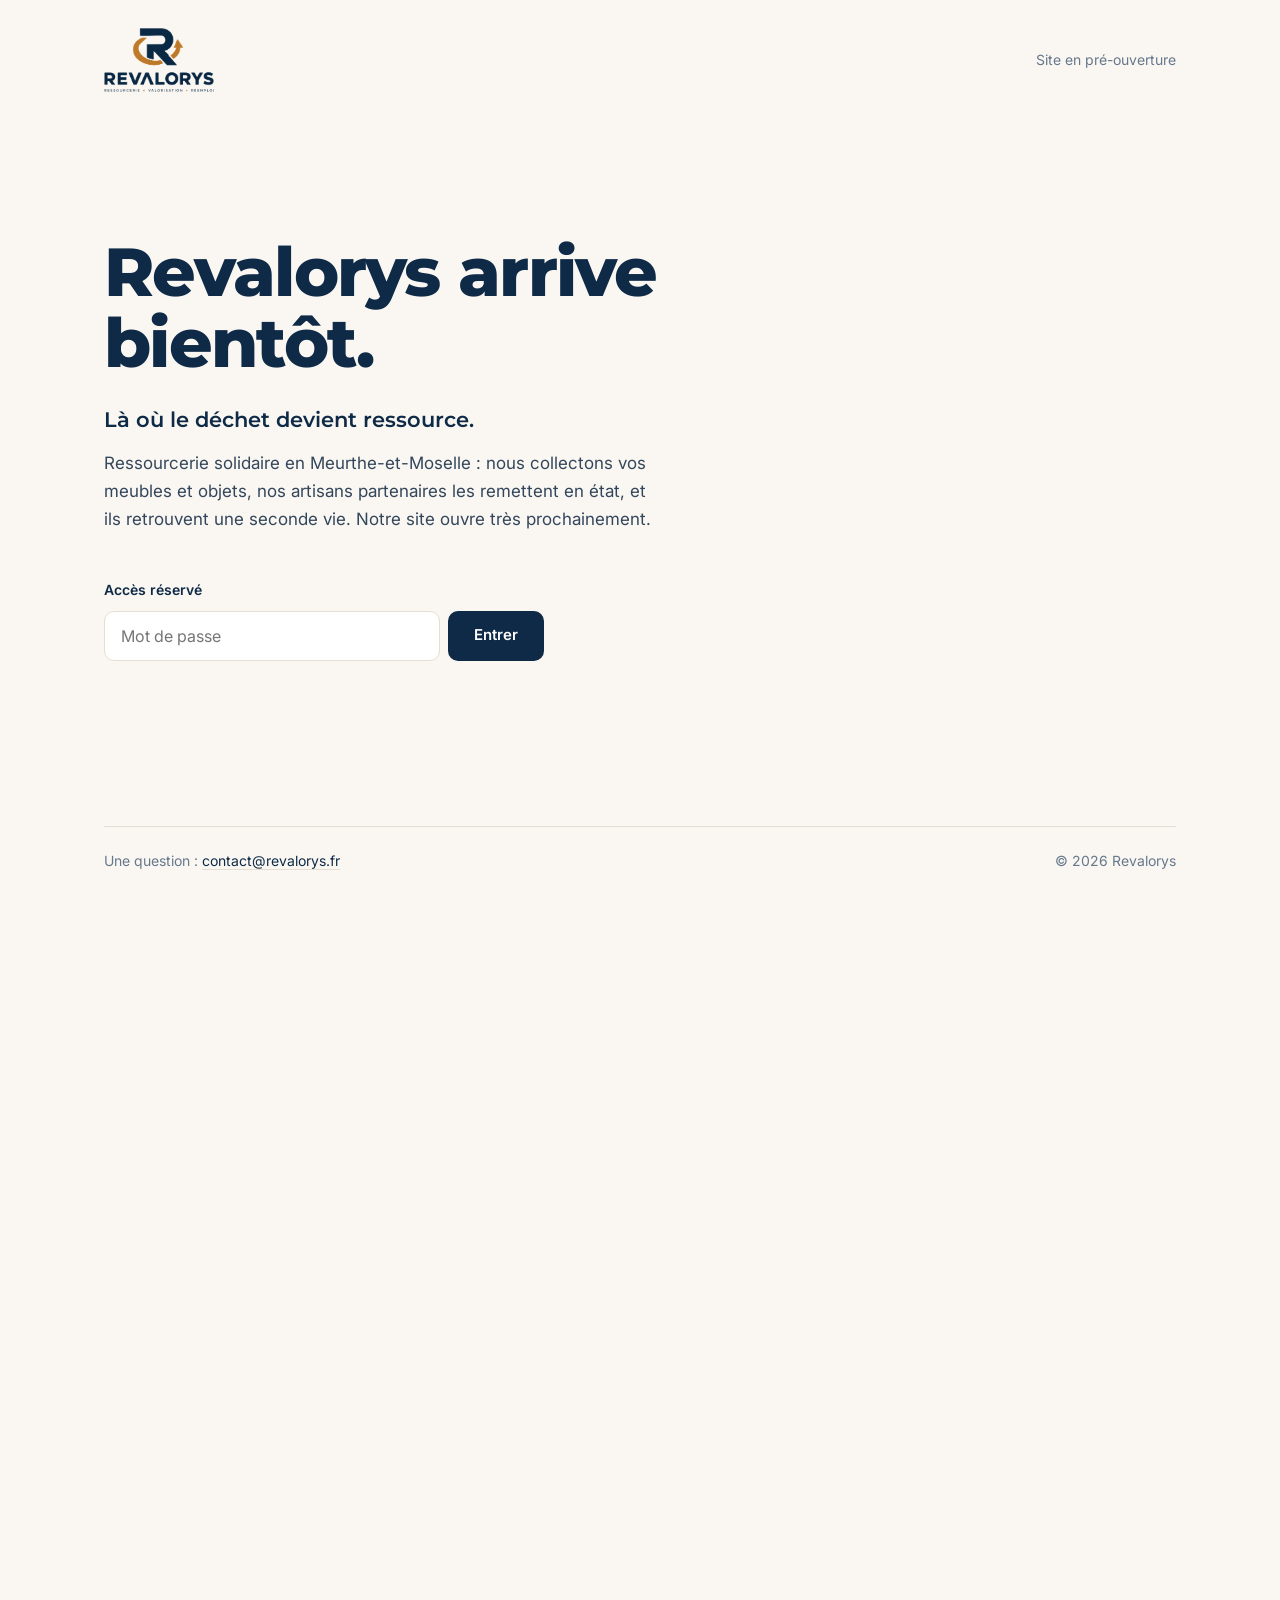
<file: artisans.html>
<!doctype html>
<html lang="fr" class="no-js">
<head>
  <meta charset="utf-8">
  <meta name="viewport" content="width=device-width, initial-scale=1">
  <script src="assets/js/gate.js"></script>
  <title>Artisans restaurateurs : devenez partenaire | Les Mains REVALORYS</title>
  <meta name="description" content="Ébénistes, tapissiers, électriciens, retraités passionnés en Meurthe-et-Moselle : recevez des meubles à restaurer, soyez rémunéré à la vente et gagnez en visibilité avec Les Mains REVALORYS.">
  <meta name="robots" content="index, follow, max-image-preview:large, max-snippet:-1, max-video-preview:-1">
  <link rel="canonical" href="https://revalorys.fr/artisans.html">
  <meta property="og:type" content="website">
  <meta property="og:locale" content="fr_FR">
  <meta property="og:site_name" content="REVALORYS">
  <meta property="og:url" content="https://revalorys.fr/artisans.html">
  <meta property="og:title" content="Les Mains REVALORYS — Devenir artisan partenaire">
  <meta property="og:description" content="Votre savoir-faire mérite d'être vu. Restaurez, signez, vendez avec REVALORYS.">
  <meta property="og:image" content="https://revalorys.fr/assets/img/og-revalorys.jpg">
  <meta property="og:image:width" content="1200">
  <meta property="og:image:height" content="630">
  <meta property="og:image:alt" content="REVALORYS — Ressourcerie, valorisation et réemploi">
  <meta name="twitter:card" content="summary_large_image">
  <meta name="twitter:title" content="Les Mains REVALORYS — Devenir artisan partenaire">
  <meta name="twitter:description" content="Votre savoir-faire mérite d'être vu. Restaurez, signez, vendez avec REVALORYS.">
  <meta name="twitter:image" content="https://revalorys.fr/assets/img/og-revalorys.jpg">
  <meta name="geo.region" content="FR-54">
  <meta name="geo.placename" content="Meurthe-et-Moselle">
  <link rel="manifest" href="/site.webmanifest">
  <script type="application/ld+json">
  {"@context": "https://schema.org", "@type": "BreadcrumbList", "itemListElement": [{"@type": "ListItem", "position": 1, "name": "Accueil", "item": "https://revalorys.fr/"}, {"@type": "ListItem", "position": 2, "name": "Les Mains REVALORYS", "item": "https://revalorys.fr/artisans.html"}]}
  </script>
  <meta name="theme-color" content="#0E2A47">
  <link rel="icon" type="image/png" href="assets/img/favicon.png">
  <link rel="apple-touch-icon" href="assets/img/apple-touch-icon.png">
  <link rel="preconnect" href="https://fonts.googleapis.com">
  <link rel="preconnect" href="https://fonts.gstatic.com" crossorigin>
  <link href="https://fonts.googleapis.com/css2?family=Montserrat:wght@500;600;700;800&family=Inter:wght@400;500;600&display=swap" rel="stylesheet">
  <link rel="stylesheet" href="assets/css/style.css">
</head>
<body>
  <a class="skip" href="#main">Aller au contenu</a>

  <header class="header" id="top">
    <div class="container header__inner">
      <a href="index.html" class="brand" aria-label="REVALORYS — accueil">
        <img class="brand__mark brand__mark--dark" src="assets/img/logo-mark.png" alt="" width="300" height="222">
        <img class="brand__mark brand__mark--light" src="assets/img/logo-mark-white.png" alt="" width="300" height="222">
        <img class="brand__word brand__word--dark" src="assets/img/logo-word.png" alt="REVALORYS" width="640" height="77">
        <img class="brand__word brand__word--light" src="assets/img/logo-word-white.png" alt="" width="640" height="77">
      </a>
      <nav class="nav" id="nav" aria-label="Navigation principale">
        <a href="index.html#donner">Donner</a>
        <a href="index.html#professionnels">Professionnels</a>
        <a href="boutique.html">Boutique</a>
        <a href="#fonctionnement">Fonctionnement</a>
        <a href="#formules">Formules</a>
        <a href="#faq-artisans">FAQ</a>
        <a href="#contact" class="nav__cta-mobile btn btn--accent">Candidater</a>
      </nav>
      <div class="header__actions">
        <a href="#contact" class="btn btn--accent btn--sm header__cta">Candidater</a>
        <button class="burger" id="burger" aria-label="Ouvrir le menu" aria-expanded="false" aria-controls="nav">
          <span></span><span></span><span></span>
        </button>
      </div>
    </div>
  </header>

  <main id="main">
    <!-- HERO -->
    <section class="page-hero">
      <div class="container">
        <p class="eyebrow eyebrow--light reveal">Les Mains REVALORYS · Artisans partenaires</p>
        <h1 class="reveal">Votre savoir-faire mérite <em>d'être vu.</em></h1>
        <p class="lead reveal">Ébénistes, tapissiers, ferronniers, couturières, restaurateurs, retraités passionnés&nbsp;: REVALORYS vous confie des pièces à restaurer, les vend sous votre signature et raconte votre histoire en vidéo.</p>
        <div class="page-hero__ctas reveal">
          <a href="#contact" class="btn btn--accent btn--lg" data-subject="restaurateur">
            Devenir artisan partenaire
            <svg class="i" viewBox="0 0 24 24" aria-hidden="true"><path d="M5 12h14M13 6l6 6-6 6"/></svg>
          </a>
          <a href="#formules" class="btn btn--ghost btn--lg">Voir les formules</a>
        </div>
        <ul class="page-hero__facts reveal">
          <li><strong>0 €</strong> pour restaurer avec nous</li>
          <li><strong>50 %</strong> du prix de vente pour vous</li>
          <li><strong>QR code</strong> signé sur chaque pièce</li>
        </ul>
      </div>
    </section>

    <!-- POURQUOI -->
    <section class="section">
      <div class="container why">
        <div class="why__text reveal">
          <p class="eyebrow">Pourquoi Les Mains REVALORYS</p>
          <h2 class="h2">Ce que la machine ne sait pas faire, <span class="accent">vos mains le savent.</span></h2>
          <p class="lead">L'intelligence artificielle s'invite partout. Mais redonner vie à un buffet en chêne, retendre une assise, patiner une ferronnerie&nbsp;: cela reste un geste humain, transmis, irremplaçable.</p>
          <p style="margin-top:18px">Nous voulons remettre ces gestes et celles et ceux qui les pratiquent au centre. Chaque pièce restaurée par un partenaire est vendue avec son nom, son portrait et la vidéo de sa restauration. L'acheteur ne repart pas avec un meuble&nbsp;: il repart avec une histoire.</p>
        </div>
        <ul class="why__list">
          <li class="reveal"><svg class="i" viewBox="0 0 24 24" aria-hidden="true"><path d="M3 7h18v12H3zM3 7l3-4h12l3 4"/></svg><div><strong>Des pièces fournies</strong><span>Nous vous confions des meubles et objets issus de nos collectes. Pas de stock à acheter.</span></div></li>
          <li class="reveal"><svg class="i" viewBox="0 0 24 24" aria-hidden="true"><path d="M12 1v22M17 5H9.5a3.5 3.5 0 0 0 0 7h5a3.5 3.5 0 0 1 0 7H6"/></svg><div><strong>Un revenu complémentaire</strong><span>Vous êtes rémunéré à chaque vente, à votre rythme.</span></div></li>
          <li class="reveal"><svg class="i" viewBox="0 0 24 24" aria-hidden="true"><path d="M23 7l-7 5 7 5V7zM1 5h15v14H1z"/></svg><div><strong>Votre portrait en vidéo</strong><span>Nous valorisons votre parcours et votre savoir-faire auprès de nos acheteurs.</span></div></li>
          <li class="reveal"><svg class="i" viewBox="0 0 24 24" aria-hidden="true"><path d="M9 3H3v6h6zM21 3h-6v6h6zM9 15H3v6h6zM15 15h2v2h-2zM19 19h2v2h-2zM15 19h2v2h-2zM19 15h2v2h-2z"/></svg><div><strong>Votre signature sur la pièce</strong><span>Un QR code relie chaque pièce à votre profil et à votre vidéo.</span></div></li>
        </ul>
      </div>
    </section>

    <!-- FONCTIONNEMENT -->
    <section class="section cycle" id="fonctionnement">
      <div class="container">
        <div class="section__head section__head--center reveal">
          <p class="eyebrow eyebrow--light">Fonctionnement</p>
          <h2 class="h2">De la collecte à la vente, en 5 étapes.</h2>
          <p class="lead">Simple, transparent, sans engagement de volume.</p>
        </div>
        <ol class="timeline">
          <li class="reveal"><strong>Candidature</strong><p>Vous nous présentez votre métier et vos réalisations. Nous faisons connaissance.</p></li>
          <li class="reveal"><strong>Une pièce vous est confiée</strong><p>Nous vous proposons des pièces adaptées à votre savoir-faire. Vous acceptez celles qui vous plaisent.</p></li>
          <li class="reveal"><strong>Restauration & vidéo</strong><p>Vous restaurez dans un délai convenu et filmez l'avant / après avec votre téléphone.</p></li>
          <li class="reveal"><strong>Validation & mise en vente</strong><p>Contrôle qualité, photos, fiche signée de votre nom, QR code posé sur la pièce.</p></li>
          <li class="reveal"><strong>Paiement à la vente</strong><p>Dès que la pièce est vendue, vous recevez votre part, sous 15 jours.</p></li>
        </ol>
      </div>
    </section>

    <!-- FORMULES -->
    <section class="section" id="formules">
      <div class="container">
        <div class="section__head section__head--center reveal">
          <p class="eyebrow">Formules</p>
          <h2 class="h2">Deux façons de nous rejoindre.</h2>
          <p class="lead">Restaurez nos pièces, développez votre propre activité, ou les deux.</p>
        </div>
        <div class="plans">
          <article class="plan reveal">
            <p class="plan__name">Artisan restaurateur</p>
            <p class="plan__for">Pour restaurer les pièces REVALORYS et être rémunéré à la vente.</p>
            <p class="plan__price"><b>Gratuit</b></p>
            <p class="plan__note">50 % du prix de vente reversé à l'artisan</p>
            <ul>
              <li>Pièces fournies par REVALORYS, sans achat de stock</li>
              <li>50 % du prix de vente de chaque pièce restaurée</li>
              <li>Votre nom et votre signature sur la fiche de vente</li>
              <li>QR code relié à votre vidéo de restauration</li>
              <li>Vente assurée par REVALORYS : en ligne, sur rendez-vous, en lots</li>
              <li>Aucun engagement de volume</li>
            </ul>
            <a href="#contact" class="btn btn--primary btn--block" data-subject="restaurateur">Candidater</a>
          </article>
          <article class="plan plan--featured reveal">
            <span class="plan__badge">Visibilité</span>
            <p class="plan__name">Artisan visibilité</p>
            <p class="plan__for">Pour mettre en avant votre propre activité auprès de notre communauté.</p>
            <p class="plan__price"><b>9,99 €</b><span>/ mois</span></p>
            <p class="plan__note">Sans engagement · résiliable à tout moment</p>
            <ul>
              <li>Page profil artisan sur le site REVALORYS</li>
              <li>Portrait vidéo réalisé et diffusé par REVALORYS</li>
              <li>Mise en avant sur nos réseaux sociaux</li>
              <li>Demandes clients transmises pour vos propres commandes</li>
              <li>Badge « Artisan partenaire REVALORYS »</li>
              <li>Cumulable avec la formule restaurateur</li>
            </ul>
            <a href="#contact" class="btn btn--accent btn--block" data-subject="visibilite">S'abonner</a>
          </article>
        </div>
        <p class="plans__foot reveal"><strong>Vous cumulez les deux formules&nbsp;?</strong> L'abonnement peut être directement déduit de vos ventes&nbsp;: vous n'avancez rien.</p>
      </div>
    </section>

    <!-- PARTAGE -->
    <section class="section" style="padding-top:0">
      <div class="container">
        <div class="split-card reveal">
          <div>
            <p class="eyebrow">Un partage clair</p>
            <h3 class="h3">Moitié pour vous, moitié pour REVALORYS.</h3>
            <p class="big">50 / 50</p>
            <p>Vous apportez votre temps, votre savoir-faire et vos fournitures. REVALORYS apporte la pièce, la vente, la vidéo et le marketing.</p>
          </div>
          <div>
            <p class="eyebrow">Exemple</p>
            <h3 class="h3">Un buffet restauré, vendu 350 €</h3>
            <ul>
              <li><span>Prix de vente</span><b>350 €</b></li>
              <li><span>Votre part (50 %)</span><b>175 €</b></li>
              <li><span>Vos fournitures (exemple)</span><b>− 30 €</b></li>
              <li><span>Votre gain net</span><b>145 €</b></li>
            </ul>
            <small>Exemple indicatif. Le prix de vente est fixé avec vous avant la mise en vente.</small>
          </div>
        </div>
      </div>
    </section>

    <!-- PROFILS & RÈGLES -->
    <section class="section faq">
      <div class="container">
        <div class="section__head section__head--center reveal">
          <p class="eyebrow">Qui peut nous rejoindre</p>
          <h2 class="h2">Passionnés, artisans, retraités&nbsp;: <span class="accent">bienvenue.</span></h2>
          <ul class="profiles">
            <li>Ébénistes & menuisiers</li><li>Tapissiers</li><li>Ferronniers</li><li>Couturières & retoucheurs</li>
            <li>Restaurateurs d'objets</li><li>Retraités passionnés</li><li>Bricoleurs confirmés</li><li>Électriciens & réparateurs</li>
          </ul>
        </div>
        <div class="rules">
          <article class="rule reveal"><svg class="i" viewBox="0 0 24 24" aria-hidden="true"><path d="M8 3h8l4 4v14H4V3h4zM8 12h8M8 16h5"/></svg><h3>Un statut simple</h3><p>Pour être rémunéré, il faut un statut déclaré, en général la micro-entreprise. Retraités : le cumul est possible. Nous vous aidons à démarrer.</p></article>
          <article class="rule reveal"><svg class="i" viewBox="0 0 24 24" aria-hidden="true"><path d="M3 7h18v12H3zM3 7l3-4h12l3 4"/></svg><h3>La pièce reste REVALORYS</h3><p>Nous restons propriétaires de la pièce. Vous réalisez une prestation de restauration, rémunérée à la vente.</p></article>
          <article class="rule reveal"><svg class="i" viewBox="0 0 24 24" aria-hidden="true"><path d="M14.7 6.3a4 4 0 0 0-5.4 5.4L3 18l3 3 6.3-6.3a4 4 0 0 0 5.4-5.4l-2.5 2.5-2.5-.5-.5-2.5z"/></svg><h3>Fournitures à votre charge</h3><p>Peinture, vernis, tissu, quincaillerie : vous les choisissez et les apportez. C'est votre touche.</p></article>
          <article class="rule reveal"><svg class="i" viewBox="0 0 24 24" aria-hidden="true"><circle cx="12" cy="12" r="9"/><path d="M12 7v5l3 2"/></svg><h3>Un délai convenu</h3><p>45 jours par pièce en moyenne, fixés ensemble. Une pièce non restaurée dans le délai revient chez REVALORYS.</p></article>
          <article class="rule reveal"><svg class="i" viewBox="0 0 24 24" aria-hidden="true"><path d="M12 3 4 6v6c0 5 3.5 8 8 9 4.5-1 8-4 8-9V6z"/><path d="m9 12 2 2 4-4"/></svg><h3>Un contrôle qualité</h3><p>Chaque pièce est vérifiée avant sa mise en vente. Votre signature, notre exigence.</p></article>
          <article class="rule reveal"><svg class="i" viewBox="0 0 24 24" aria-hidden="true"><path d="M23 7l-7 5 7 5V7zM1 5h15v14H1z"/></svg><h3>Une vidéo guidée</h3><p>Nous vous fournissons un guide pour filmer l'avant / après au téléphone. Le montage, c'est nous.</p></article>
        </div>
      </div>
    </section>

    <!-- QR -->
    <section class="section mains">
      <div class="container mains__grid">
        <div class="reveal">
          <p class="eyebrow">Le QR code signé</p>
          <h2 class="h2">Un scan, et l'acheteur <span class="accent">vous rencontre.</span></h2>
          <p class="lead">Sur chaque pièce restaurée, une étiquette REVALORYS avec votre nom et un QR code. L'acheteur scanne l'étiquette sur la pièce ou le code sur l'annonce, et découvre la vidéo de restauration, votre portrait et votre parcours.</p>
          <div class="mains__ctas"><a href="piece-exemple.html" class="btn btn--primary">Voir un exemple de fiche pièce</a></div>
        </div>
        <div class="mains__visual" aria-hidden="true">
          <div class="tag-card reveal">
            <div class="tag-card__top"><img src="assets/img/logo-mark.png" alt="" width="300" height="222"><span>Restauré à la main</span></div>
            <p class="tag-card__label">Pièce restaurée par</p>
            <p class="tag-card__name">Votre nom ici</p>
            <p class="tag-card__meta">Votre métier · Votre commune</p>
            <div class="tag-card__qr"><img src="assets/img/qr-piece-exemple.svg" alt="" width="132" height="132"><p><strong>Scannez-moi</strong>Vidéo de restauration et portrait de l'artisan.</p></div>
          </div>
        </div>
      </div>
    </section>

    <!-- FAQ -->
    <section class="section faq" id="faq-artisans">
      <div class="container faq__grid">
        <div class="reveal">
          <p class="eyebrow">Questions fréquentes</p>
          <h2 class="h2">Vos questions, nos réponses.</h2>
          <a href="#contact" class="btn btn--primary">Candidater</a>
        </div>
        <div class="faq__list">
          <details class="reveal" open><summary>Je suis retraité, puis-je participer&nbsp;?</summary><p>Oui, et nous le souhaitons. Le cumul emploi-retraite permet d'exercer en micro-entreprise. Nous vous expliquons les démarches, simples et gratuites.</p></details>
          <details class="reveal"><summary>Combien de pièces dois-je restaurer&nbsp;?</summary><p>Aucun minimum. Vous acceptez les pièces qui vous intéressent, à votre rythme.</p></details>
          <details class="reveal"><summary>Qui fixe le prix de vente&nbsp;?</summary><p>Nous le fixons ensemble avant la mise en vente, en fonction de la pièce, de la restauration et du marché.</p></details>
          <details class="reveal"><summary>Quand suis-je payé&nbsp;?</summary><p>Votre part (50 % du prix de vente) vous est versée sous 15 jours après la vente de la pièce.</p></details>
          <details class="reveal"><summary>Où se fait la restauration&nbsp;?</summary><p>Dans votre atelier, chez vous. Nous assurons le transport des pièces si besoin.</p></details>
          <details class="reveal"><summary>Que comprend l'abonnement visibilité&nbsp;?</summary><p>Une page profil, un portrait vidéo, une mise en avant sur nos réseaux et la transmission des demandes clients pour vos propres réalisations. 9,99 € par mois, sans engagement.</p></details>
        </div>
      </div>
    </section>

    <!-- CANDIDATURE -->
    <section class="section contact" id="contact">
      <div class="container contact__grid">
        <div class="contact__info reveal">
          <p class="eyebrow eyebrow--light">Candidature</p>
          <h2 class="h2">Rejoignez Les Mains REVALORYS.</h2>
          <p class="lead">Présentez-vous en quelques lignes. Nous revenons vers vous pour faire connaissance, et vous confier votre première pièce.</p>
          <ul class="contact__list">
            <li><svg class="i" viewBox="0 0 24 24" aria-hidden="true"><path d="M3 6h18v12H3z"/><path d="m3 7 9 6 9-6"/></svg><div><span>E-mail</span><a href="#" data-config="email">—</a></div></li>
            <li><svg class="i" viewBox="0 0 24 24" aria-hidden="true"><path d="M5 4h4l2 5-2.5 1.5a11 11 0 0 0 5 5L15 13l5 2v4a2 2 0 0 1-2 2A16 16 0 0 1 3 6a2 2 0 0 1 2-2"/></svg><div><span>Téléphone</span><a href="#" data-config="phone">—</a></div></li>
          </ul>
        </div>
        <form class="form reveal" id="contactForm" novalidate>
          <fieldset class="form__type">
            <legend>Formule souhaitée</legend>
            <div class="chips">
              <label><input type="radio" name="type" value="restaurateur" checked><span>Restaurateur</span></label>
              <label><input type="radio" name="type" value="visibilite"><span>Visibilité · 9,99 €</span></label>
              <label><input type="radio" name="type" value="lesdeux"><span>Les deux</span></label>
            </div>
          </fieldset>
          <div class="form__row">
            <div class="field"><label for="f-name">Nom et prénom *</label><input id="f-name" name="name" type="text" autocomplete="name" required></div>
            <div class="field"><label for="f-metier">Métier / savoir-faire *</label><input id="f-metier" name="metier" type="text" required placeholder="Ex. ébéniste, tapissière…"></div>
          </div>
          <div class="form__row">
            <div class="field"><label for="f-email">E-mail *</label><input id="f-email" name="email" type="email" autocomplete="email" required></div>
            <div class="field"><label for="f-phone">Téléphone</label><input id="f-phone" name="phone" type="tel" autocomplete="tel"></div>
          </div>
          <div class="form__row">
            <div class="field"><label for="f-city">Commune</label><input id="f-city" name="city" type="text" autocomplete="address-level2"></div>
            <div class="field">
              <label for="f-statut">Statut</label>
              <select id="f-statut" name="statut">
                <option value="">Sélectionner</option>
                <option>Artisan en activité</option>
                <option>Retraité</option>
                <option>Micro-entrepreneur</option>
                <option>Pas encore de statut</option>
              </select>
            </div>
          </div>
          <div class="field"><label for="f-web">Site, Instagram, Facebook…</label><input id="f-web" name="web" type="text" placeholder="Pour découvrir vos réalisations"></div>
          <div class="field"><label for="f-msg">Présentez-vous *</label><textarea id="f-msg" name="message" rows="5" required placeholder="Votre parcours, vos spécialités, le type de pièces que vous aimeriez restaurer."></textarea></div>
          <p class="form__hint">Astuce : joignez quelques photos de vos réalisations à l'e-mail qui s'ouvrira après l'envoi.</p>
          <label class="consent"><input type="checkbox" name="consent" required><span>J'accepte que mes données soient utilisées pour traiter ma candidature. <a href="mentions-legales.html#donnees">En savoir plus</a></span></label>
          <button type="submit" class="btn btn--accent btn--lg btn--block">Envoyer ma candidature</button>
          <p class="form__status" id="formStatus" role="status" aria-live="polite"></p>
        </form>
      </div>
    </section>
  </main>

  <footer class="footer">
    <div class="container footer__grid">
      <div class="footer__brand">
        <img src="assets/img/logo-full-white.png" alt="REVALORYS — Ressourcerie, Valorisation, Réemploi" width="640" height="374" loading="lazy">
        <p>Là où le déchet devient ressource.</p>
      </div>
      <div><h4>Particuliers</h4><a href="index.html#donner">Faire un don</a><a href="index.html#rachat">Faire racheter un lot</a><a href="boutique.html">Boutique</a></div>
      <div><h4>Artisans</h4><a href="#fonctionnement">Fonctionnement</a><a href="#formules">Formules</a><a href="piece-exemple.html">Exemple de fiche pièce</a><a href="don-vehicule.html">Offrir un véhicule</a></div>
      <div><h4>REVALORYS</h4><a href="index.html">Accueil</a><a href="index.html#professionnels">Professionnels</a><a href="mentions-legales.html">Mentions légales</a></div>
    </div>
    <div class="container footer__bottom">
      <p>© <span id="year">2026</span> REVALORYS — Les Mains REVALORYS</p>
      <p>Meurthe-et-Moselle · Grand Est</p>
    </div>
  </footer>

  <a href="#contact" class="fab" aria-label="Devenir artisan partenaire">Devenir artisan partenaire</a>
  <script src="assets/js/main.js" defer></script>
</body>
</html>
</file>
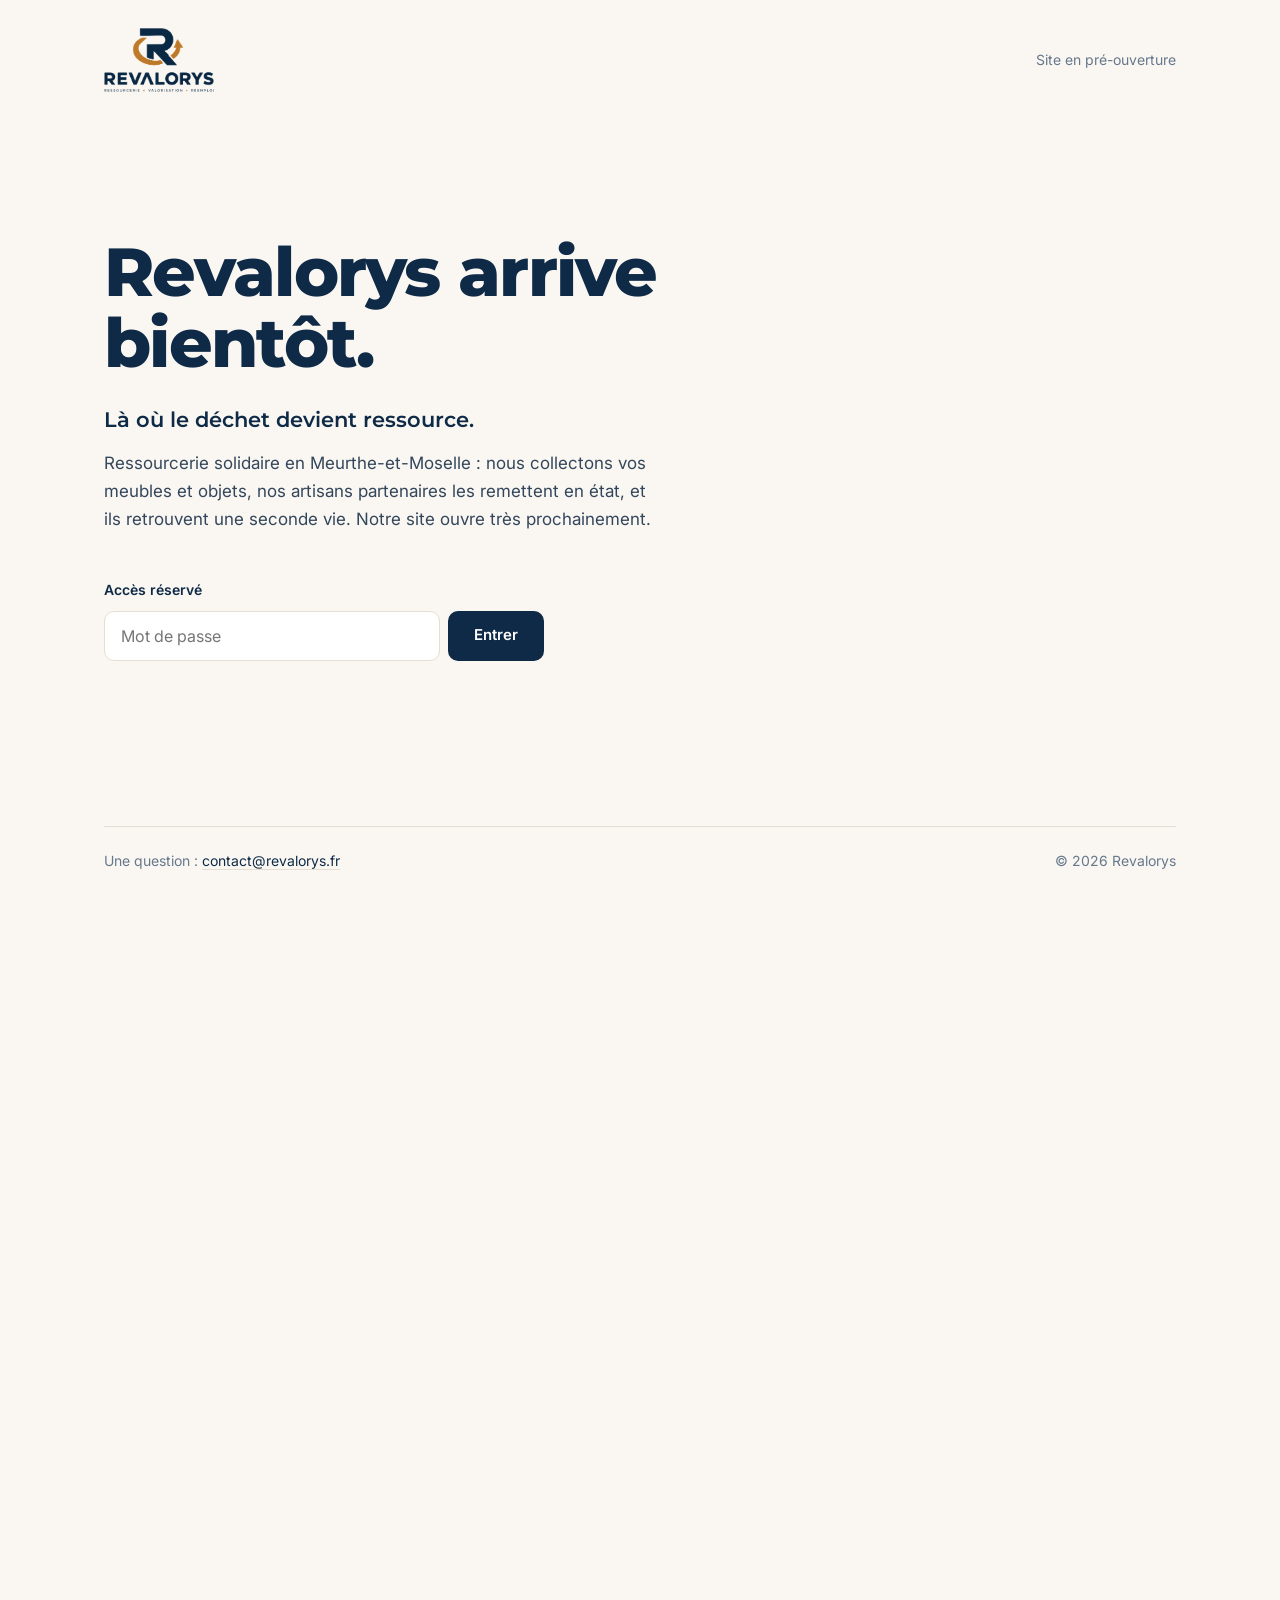
<file: boutique.html>
<!doctype html>
<html lang="fr" class="no-js">
<head>
  <meta charset="utf-8">
  <meta name="viewport" content="width=device-width, initial-scale=1">
  <script src="assets/js/gate.js"></script>
  <title>Boutique seconde main — Meubles et objets restaurés | REVALORYS</title>
  <meta name="description" content="Meubles, électroménager et objets de seconde main remis en état à la main en Meurthe-et-Moselle. Chaque pièce est unique, contrôlée et livrée avec son QR code de traçabilité.">
  <meta name="robots" content="index, follow, max-image-preview:large, max-snippet:-1, max-video-preview:-1">
  <link rel="canonical" href="https://revalorys.fr/boutique.html">
  <meta property="og:type" content="website">
  <meta property="og:locale" content="fr_FR">
  <meta property="og:site_name" content="REVALORYS">
  <meta property="og:url" content="https://revalorys.fr/boutique.html">
  <meta property="og:title" content="La boutique REVALORYS — Chaque objet a un visage">
  <meta property="og:description" content="Des objets donnés, remis en état par des personnes de chez nous. Scannez le QR code, découvrez qui l'a réparé.">
  <meta property="og:image" content="https://revalorys.fr/assets/img/og-revalorys.jpg">
  <meta property="og:image:width" content="1200">
  <meta property="og:image:height" content="630">
  <meta property="og:image:alt" content="REVALORYS — Ressourcerie, valorisation et réemploi">
  <meta name="twitter:card" content="summary_large_image">
  <meta name="twitter:title" content="La boutique REVALORYS — Chaque objet a un visage">
  <meta name="twitter:description" content="Des objets donnés, remis en état par des personnes de chez nous. Scannez le QR code, découvrez qui l'a réparé.">
  <meta name="twitter:image" content="https://revalorys.fr/assets/img/og-revalorys.jpg">
  <meta name="geo.region" content="FR-54">
  <meta name="geo.placename" content="Meurthe-et-Moselle">
  <link rel="manifest" href="/site.webmanifest">
  <script type="application/ld+json">
  {"@context": "https://schema.org", "@type": "BreadcrumbList", "itemListElement": [{"@type": "ListItem", "position": 1, "name": "Accueil", "item": "https://revalorys.fr/"}, {"@type": "ListItem", "position": 2, "name": "Boutique", "item": "https://revalorys.fr/boutique.html"}]}
  </script>
  <meta name="theme-color" content="#0E2A47">
  <link rel="icon" type="image/png" href="assets/img/favicon.png">
  <link rel="apple-touch-icon" href="assets/img/apple-touch-icon.png">
  <link rel="preconnect" href="https://fonts.googleapis.com">
  <link rel="preconnect" href="https://fonts.gstatic.com" crossorigin>
  <link href="https://fonts.googleapis.com/css2?family=Montserrat:wght@500;600;700;800&family=Inter:wght@400;500;600&display=swap" rel="stylesheet">
  <link rel="stylesheet" href="assets/css/style.css">
</head>
<body>
  <a class="skip" href="#main">Aller au contenu</a>

  <header class="header" id="top">
    <div class="container header__inner">
      <a href="index.html" class="brand" aria-label="REVALORYS — accueil">
        <img class="brand__mark brand__mark--dark" src="assets/img/logo-mark.png" alt="" width="300" height="222">
        <img class="brand__mark brand__mark--light" src="assets/img/logo-mark-white.png" alt="" width="300" height="222">
        <img class="brand__word brand__word--dark" src="assets/img/logo-word.png" alt="REVALORYS" width="640" height="77">
        <img class="brand__word brand__word--light" src="assets/img/logo-word-white.png" alt="" width="640" height="77">
      </a>
      <nav class="nav" id="nav" aria-label="Navigation principale">
        <a href="index.html#donner">Donner</a>
        <a href="index.html#professionnels">Professionnels</a>
        <a href="#catalogue">Les objets</a>
        <a href="#ceux-qui-reparent">Ceux qui réparent</a>
        <a href="artisans.html" class="nav__highlight">Artisans</a>
        <a href="index.html#contact" class="nav__cta-mobile btn btn--accent">Contact</a>
      </nav>
      <div class="header__actions">
        <button type="button" class="cart-btn" data-cart-open aria-label="Ouvrir le panier">
          <svg viewBox="0 0 24 24" aria-hidden="true"><path d="M4 8h16l-1 12H5L4 8zM8 8V6a4 4 0 0 1 8 0v2"/></svg>
          <span class="cart-btn__label">Panier</span>
          <span class="cart-btn__count" data-cart-count hidden>0</span>
        </button>
        <button class="burger" id="burger" aria-label="Ouvrir le menu" aria-expanded="false" aria-controls="nav">
          <span></span><span></span><span></span>
        </button>
      </div>
    </div>
  </header>

  <main id="main">
    <!-- HERO -->
    <section class="page-hero shop-hero">
      <div class="container">
        <p class="eyebrow eyebrow--light reveal">La boutique REVALORYS</p>
        <h1 class="reveal">Chaque objet <em>a un visage.</em></h1>
        <p class="lead reveal">Des meubles, de l'électroménager et des objets donnés, remis en état par des artisans retraités, des bénévoles et des personnes en réinsertion. Quand vous achetez, vous soutenez la personne qui l'a réparé.</p>
        <div class="page-hero__ctas reveal">
          <a href="#catalogue" class="btn btn--accent btn--lg">Voir les objets</a>
          <a href="#comment" class="btn btn--ghost btn--lg">Comment ça marche</a>
        </div>
        <ul class="page-hero__facts reveal">
          <li><strong>Unique</strong> chaque objet est une pièce unique</li>
          <li><strong>QR code</strong> livré avec chaque objet</li>
          <li><strong>Solidaire</strong> l'achat rémunère celui qui l'a réparé</li>
        </ul>
      </div>
    </section>

    <!-- COMMENT ÇA MARCHE -->
    <section class="section shop-how" id="comment">
      <div class="container">
        <div class="section__head section__head--center reveal">
          <p class="eyebrow">Comment ça marche</p>
          <h2 class="h2">De la collecte <span class="accent">à votre salon.</span></h2>
        </div>
        <ol class="mains__steps">
          <li class="reveal"><span>01</span><strong>Don</strong><p>L'objet est donné à REVALORYS lors d'une collecte gratuite.</p></li>
          <li class="reveal"><span>02</span><strong>Remise en état</strong><p>Un artisan retraité, un bénévole ou une personne en réinsertion le répare.</p></li>
          <li class="reveal"><span>03</span><strong>Achat</strong><p>Vous le commandez ici, en retrait sur rendez-vous ou en livraison.</p></li>
          <li class="reveal"><span>04</span><strong>Scan</strong><p>Le QR code de l'objet vous montre qui l'a réparé, ce qui a été fait, et la vidéo.</p></li>
        </ol>
      </div>
    </section>

    <!-- CATALOGUE -->
    <section class="section shop" id="catalogue">
      <div class="container">
        <div class="shop__head">
          <div>
            <p class="eyebrow">Les objets</p>
            <h2 class="h2">Disponibles <span class="accent">en ce moment.</span></h2>
          </div>
          <div class="filters" id="filters" role="toolbar" aria-label="Filtrer par catégorie"></div>
        </div>
        <p class="shop__notice">Ouverture de la boutique&nbsp;: les objets présentés illustrent le fonctionnement. Le catalogue réel est mis en ligne au fil des remises en état.</p>
        <div class="pgrid" id="productGrid" aria-live="polite"></div>
      </div>
    </section>

    <!-- CEUX QUI RÉPARENT -->
    <section class="section people" id="ceux-qui-reparent">
      <div class="container">
        <div class="section__head section__head--center reveal">
          <p class="eyebrow eyebrow--light">Ceux qui réparent</p>
          <h2 class="h2">Derrière chaque objet, <span class="accent">quelqu'un de chez nous.</span></h2>
          <p class="lead">Artisans à la retraite qui transmettent, bénévoles passionnés, personnes qui retrouvent un métier grâce à l'atelier&nbsp;: REVALORYS leur confie les objets donnés, et chaque vente les rémunère.</p>
        </div>
        <div class="people__grid" id="peopleGrid"></div>
        <div class="people__cta reveal">
          <a href="artisans.html" class="btn btn--accent btn--lg">Rejoindre Les Mains REVALORYS</a>
        </div>
      </div>
    </section>

    <!-- OÙ VA VOTRE ARGENT -->
    <section class="section shop-impact">
      <div class="container shop-impact__grid">
        <div class="reveal">
          <p class="eyebrow">Un achat utile</p>
          <h2 class="h2">Où va <span class="accent">votre argent&nbsp;?</span></h2>
          <p class="lead">Une part du prix rémunère directement la personne qui a remis l'objet en état. Le reste finance la collecte gratuite, l'atelier et l'accompagnement des personnes en réinsertion.</p>
        </div>
        <ul class="impact-list reveal">
          <li><strong>Un revenu</strong><span>pour un artisan retraité, un bénévole indemnisé ou une personne en parcours d'insertion</span></li>
          <li><strong>Un objet sauvé</strong><span>de la déchèterie, réparé plutôt que jeté</span></li>
          <li><strong>Une traçabilité complète</strong><span>du don à la vente, consultable avec le QR code</span></li>
        </ul>
      </div>
    </section>
  </main>

  <!-- PANIER -->
  <div class="cart" id="cart" aria-hidden="true">
    <div class="cart__overlay" data-cart-close></div>
    <aside class="cart__panel" role="dialog" aria-modal="true" aria-labelledby="cartTitle">
      <div class="cart__head">
        <h2 id="cartTitle">Votre panier</h2>
        <button type="button" class="cart__close" data-cart-close aria-label="Fermer le panier">×</button>
      </div>
      <ul class="cart__items"></ul>
      <div class="cart__checkout">
        <p class="cart__total"><span>Total</span><b data-cart-total>0 €</b></p>
        <form class="cart__form" id="orderForm" novalidate>
          <fieldset class="form__type">
            <legend>Réception</legend>
            <div class="chips">
              <label><input type="radio" name="reception" value="retrait" checked><span>Retrait sur rendez-vous</span></label>
              <label><input type="radio" name="reception" value="livraison"><span>Livraison (sur devis)</span></label>
            </div>
          </fieldset>
          <div class="field"><label for="o-name">Nom et prénom *</label><input id="o-name" name="name" autocomplete="name" required></div>
          <div class="field"><label for="o-email">E-mail *</label><input id="o-email" name="email" type="email" autocomplete="email" required></div>
          <div class="field"><label for="o-phone">Téléphone</label><input id="o-phone" name="phone" type="tel" autocomplete="tel"></div>
          <div class="field"><label for="o-city">Commune</label><input id="o-city" name="city" autocomplete="address-level2"></div>
          <div class="field"><label for="o-msg">Message</label><textarea id="o-msg" name="message" rows="3"></textarea></div>
          <label class="consent"><input type="checkbox" name="consent" required><span>J'accepte que mes données soient utilisées pour traiter ma commande. <a href="mentions-legales.html#donnees">En savoir plus</a></span></label>
          <button type="submit" class="btn btn--accent btn--lg btn--block">Envoyer ma commande</button>
          <p class="cart__note">Aucun paiement n'est demandé à cette étape. Nous confirmons la disponibilité sous 48 h, puis le paiement et la remise.</p>
          <p class="form__status" role="status" aria-live="polite"></p>
        </form>
      </div>
    </aside>
  </div>

  <footer class="footer">
    <div class="container footer__grid">
      <div class="footer__brand">
        <img src="assets/img/logo-full-white.png" alt="REVALORYS — Ressourcerie, Valorisation, Réemploi" width="640" height="374" loading="lazy">
        <p>Là où le déchet devient ressource.</p>
      </div>
      <div><h4>Boutique</h4><a href="#catalogue">Les objets</a><a href="#ceux-qui-reparent">Ceux qui réparent</a><a href="#comment">Comment ça marche</a></div>
      <div><h4>Particuliers</h4><a href="index.html#donner">Faire un don</a><a href="index.html#rachat">Faire racheter un lot</a><a href="artisans.html">Les Mains REVALORYS</a></div>
      <div><h4>REVALORYS</h4><a href="index.html">Accueil</a><a href="index.html#professionnels">Professionnels</a><a href="index.html#contact">Contact</a><a href="mentions-legales.html">Mentions légales</a></div>
    </div>
    <div class="container footer__bottom">
      <p>© <span id="year">2026</span> REVALORYS — La boutique</p>
      <p>Meurthe-et-Moselle · Grand Est</p>
    </div>
  </footer>

  <script src="assets/js/main.js" defer></script>
  <script src="assets/js/catalogue.js" defer></script>
  <script src="assets/js/boutique.js" defer></script>
</body>
</html>
</file>
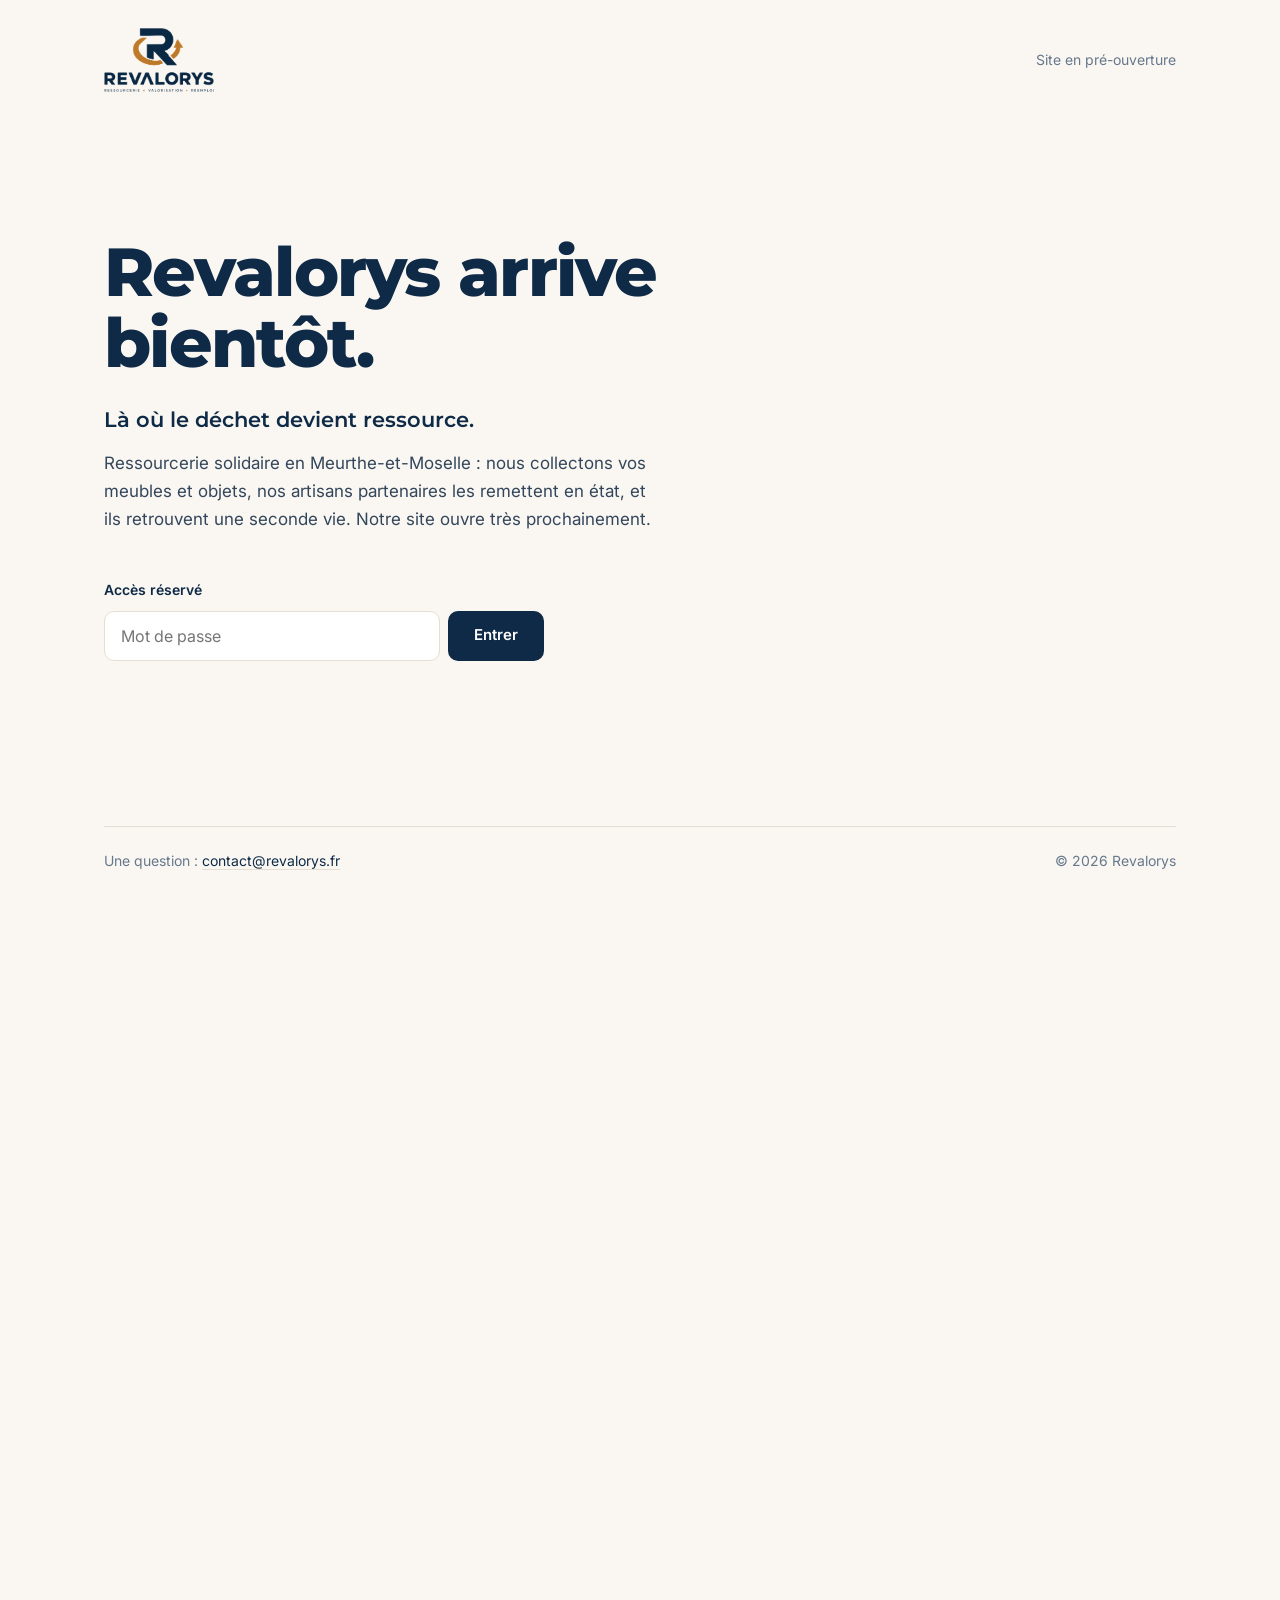
<file: don-vehicule.html>
<!doctype html>
<html lang="fr" class="no-js">
<head>
  <meta charset="utf-8">
  <meta name="viewport" content="width=device-width, initial-scale=1">
  <script src="assets/js/gate.js"></script>
  <title>Donner un utilitaire à une ressourcerie — Don de véhicule | REVALORYS</title>
  <meta name="description" content="REVALORYS recherche un utilitaire en don pour collecter meubles et objets en Meurthe-et-Moselle. Particuliers, entreprises : votre véhicule portera votre nom sur les routes du Grand Est.">
  <meta name="robots" content="index, follow, max-image-preview:large, max-snippet:-1, max-video-preview:-1">
  <link rel="canonical" href="https://revalorys.fr/don-vehicule.html">
  <meta property="og:type" content="website">
  <meta property="og:locale" content="fr_FR">
  <meta property="og:site_name" content="REVALORYS">
  <meta property="og:url" content="https://revalorys.fr/don-vehicule.html">
  <meta property="og:title" content="Votre véhicule peut encore changer des choses — REVALORYS">
  <meta property="og:description" content="REVALORYS recherche un utilitaire en don. Le véhicule devient celui de REVALORYS, et votre geste reste inscrit dessus.">
  <meta property="og:image" content="https://revalorys.fr/assets/img/og-revalorys.jpg">
  <meta property="og:image:width" content="1200">
  <meta property="og:image:height" content="630">
  <meta property="og:image:alt" content="REVALORYS — Ressourcerie, valorisation et réemploi">
  <meta name="twitter:card" content="summary_large_image">
  <meta name="twitter:title" content="Votre véhicule peut encore changer des choses — REVALORYS">
  <meta name="twitter:description" content="REVALORYS recherche un utilitaire en don. Le véhicule devient celui de REVALORYS, et votre geste reste inscrit dessus.">
  <meta name="twitter:image" content="https://revalorys.fr/assets/img/og-revalorys.jpg">
  <meta name="geo.region" content="FR-54">
  <meta name="geo.placename" content="Meurthe-et-Moselle">
  <link rel="manifest" href="/site.webmanifest">
  <script type="application/ld+json">
  {"@context": "https://schema.org", "@type": "BreadcrumbList", "itemListElement": [{"@type": "ListItem", "position": 1, "name": "Accueil", "item": "https://revalorys.fr/"}, {"@type": "ListItem", "position": 2, "name": "Don de véhicule", "item": "https://revalorys.fr/don-vehicule.html"}]}
  </script>
  <meta name="theme-color" content="#0E2A47">
  <link rel="icon" type="image/png" href="assets/img/favicon.png">
  <link rel="apple-touch-icon" href="assets/img/apple-touch-icon.png">
  <link rel="preconnect" href="https://fonts.googleapis.com">
  <link rel="preconnect" href="https://fonts.gstatic.com" crossorigin>
  <link href="https://fonts.googleapis.com/css2?family=Montserrat:wght@500;600;700;800&family=Inter:wght@400;500;600&display=swap" rel="stylesheet">
  <link rel="stylesheet" href="assets/css/style.css">
</head>
<body>
  <a class="skip" href="#main">Aller au contenu</a>

  <header class="header" id="top">
    <div class="container header__inner">
      <a href="index.html" class="brand" aria-label="REVALORYS — accueil">
        <img class="brand__mark brand__mark--dark" src="assets/img/logo-mark.png" alt="" width="300" height="222">
        <img class="brand__mark brand__mark--light" src="assets/img/logo-mark-white.png" alt="" width="300" height="222">
        <img class="brand__word brand__word--dark" src="assets/img/logo-word.png" alt="REVALORYS" width="640" height="77">
        <img class="brand__word brand__word--light" src="assets/img/logo-word-white.png" alt="" width="640" height="77">
      </a>
      <nav class="nav" id="nav" aria-label="Navigation principale">
        <a href="#pourquoi">Pourquoi</a>
        <a href="#merci">Notre remerciement</a>
        <a href="#comment">Comment ça marche</a>
        <a href="#aider">Autres façons d'aider</a>
        <a href="index.html">Accueil</a>
        <a href="#contact" class="nav__cta-mobile btn btn--accent">Proposer un véhicule</a>
      </nav>
      <div class="header__actions">
        <a href="#contact" class="btn btn--accent btn--sm header__cta">Proposer un véhicule</a>
        <button class="burger" id="burger" aria-label="Ouvrir le menu" aria-expanded="false" aria-controls="nav"><span></span><span></span><span></span></button>
      </div>
    </div>
  </header>

  <main id="main">
    <!-- HERO -->
    <section class="page-hero">
      <div class="container van-hero">
        <div>
          <p class="eyebrow eyebrow--light reveal">Appel au don · Véhicule utilitaire</p>
          <h1 class="reveal">Votre véhicule peut encore <em>changer des choses.</em></h1>
          <p class="lead reveal">Sans camionnette, pas de collecte. Et sans collecte, des meubles encore beaux finissent à la déchèterie. REVALORYS recherche un utilitaire en don. Il deviendra le véhicule de REVALORYS, et votre geste restera inscrit dessus, chaque jour, sur les routes du Grand Est.</p>
          <div class="page-hero__ctas reveal">
            <a href="#contact" class="btn btn--accent btn--lg" data-subject="vehicule-particulier">
              Proposer un véhicule
              <svg class="i" viewBox="0 0 24 24" aria-hidden="true"><path d="M5 12h14M13 6l6 6-6 6"/></svg>
            </a>
            <a href="#aider" class="btn btn--ghost btn--lg">Partager l'appel</a>
          </div>
        </div>
        <figure class="van reveal" aria-label="Illustration : un utilitaire REVALORYS portant le nom de son donateur">
          <svg viewBox="0 0 640 330" role="img" aria-hidden="true">
            <ellipse cx="320" cy="300" rx="280" ry="14" fill="rgba(0,0,0,.25)"/>
            <path d="M40 262V92q0-30 30-30h380l92 64q48 8 58 40v96q0 10-10 10H50q-10 0-10-10z" fill="#fff"/>
            <path d="M460 78l78 56H460z" fill="#16395C"/>
            <path d="M40 232h560v30q0 10-10 10H50q-10 0-10-10z" fill="#0E2A47"/>
            <rect x="590" y="200" width="18" height="12" rx="3" fill="#D39548"/>
            <line x1="452" y1="70" x2="452" y2="262" stroke="#E4DED4" stroke-width="3"/>
            <rect x="470" y="150" width="26" height="6" rx="3" fill="#C9C0B2"/>
            <image href="assets/img/logo-mark.png" x="72" y="86" width="64" height="47"/>
            <text x="146" y="121" font-family="Montserrat, sans-serif" font-weight="800" font-size="30" fill="#0E2A47" letter-spacing="1">REVALORYS</text>
            <text x="74" y="168" font-family="Inter, sans-serif" font-size="15" fill="#66788C">Ce véhicule nous a été offert par</text>
            <text x="74" y="208" font-family="Montserrat, sans-serif" font-weight="800" font-size="34" fill="#C17C30" class="van__name">Votre nom ici</text>
            <circle cx="150" cy="272" r="40" fill="#071728"/><circle cx="150" cy="272" r="17" fill="#C9C0B2"/>
            <circle cx="490" cy="272" r="40" fill="#071728"/><circle cx="490" cy="272" r="17" fill="#C9C0B2"/>
          </svg>
          <figcaption>Votre nom, ou celui d'un être cher, sur chacune de nos tournées.</figcaption>
        </figure>
      </div>
    </section>

    <!-- POURQUOI -->
    <section class="section" id="pourquoi">
      <div class="container why">
        <div class="why__text reveal">
          <p class="eyebrow">Pourquoi c'est vital</p>
          <h2 class="h2">Le véhicule, c'est <span class="accent">le cœur de tout.</span></h2>
          <p class="lead">Un canapé, une armoire, un frigo ne se transportent pas dans un coffre de voiture. Chaque semaine, des familles, des personnes âgées, des bailleurs nous appellent pour donner. Sans utilitaire, nous devons dire non.</p>
          <p style="margin-top:18px">Avec un véhicule, nous pouvons viser jusqu'à <strong>80 collectes par mois</strong>. Ce sont des centaines de meubles sauvés de la benne, des pièces confiées à nos artisans partenaires, des familles équipées à petit prix, et des emplois créés sur le territoire.</p>
        </div>
        <ul class="why__list">
          <li class="reveal"><svg class="i" viewBox="0 0 24 24" aria-hidden="true"><path d="M21 12a9 9 0 1 1-3-6.7M21 4v5h-5"/></svg><div><strong>Des meubles sauvés de la déchèterie</strong><span>Chaque tournée, c'est un chargement entier qui retrouve une seconde vie.</span></div></li>
          <li class="reveal"><svg class="i" viewBox="0 0 24 24" aria-hidden="true"><path d="M14.7 6.3a4 4 0 0 0-5.4 5.4L3 18l3 3 6.3-6.3a4 4 0 0 0 5.4-5.4l-2.5 2.5-2.5-.5-.5-2.5z"/></svg><div><strong>Du travail pour nos artisans</strong><span>Le véhicule apporte les pièces chez les artisans des Mains REVALORYS, et les ramène restaurées.</span></div></li>
          <li class="reveal"><svg class="i" viewBox="0 0 24 24" aria-hidden="true"><path d="M3 20h18M5 20V10l7-6 7 6v10M10 20v-5h4v5"/></svg><div><strong>Des foyers équipés</strong><span>Des meubles de qualité livrés à des familles, des logements sociaux, des structures solidaires.</span></div></li>
          <li class="reveal"><svg class="i" viewBox="0 0 24 24" aria-hidden="true"><circle cx="9" cy="8" r="3.5"/><path d="M2.5 20c0-3.5 3-5.5 6.5-5.5s6.5 2 6.5 5.5M16 4.5a3.5 3.5 0 0 1 0 7M18 14.6c2 .6 3.5 2.3 3.5 5.4"/></svg><div><strong>Des emplois locaux</strong><span>Collecte, manutention, restauration : chaque tournée fait travailler des personnes d'ici.</span></div></li>
        </ul>
      </div>
    </section>

    <!-- POURQUOI UN DON -->
    <section class="section faq" style="padding-top:clamp(70px,8vw,110px)">
      <div class="container">
        <div class="section__head section__head--center reveal">
          <p class="eyebrow">Pourquoi un don, et pas un achat&nbsp;?</p>
          <h2 class="h2">Chaque euro économisé<br><span class="accent">va directement au terrain.</span></h2>
          <p class="lead">Un utilitaire coûte plus de 10 000 €. Recevoir un véhicule en don, c'est autant d'argent qui finance les salaires, les artisans et la solidarité, plutôt qu'un crédit.</p>
        </div>
        <div class="rules">
          <article class="rule reveal"><svg class="i" viewBox="0 0 24 24" aria-hidden="true"><path d="M12 21s-7-4.4-9.3-9A5.2 5.2 0 0 1 12 6.6 5.2 5.2 0 0 1 21.3 12C19 16.6 12 21 12 21z"/></svg><h3>Un véhicule qui dort peut encore servir</h3><p>La camionnette de l'entreprise familiale, l'utilitaire des déménagements des enfants, celui qui ne sort plus du garage&nbsp;: il a encore des milliers de kilomètres utiles devant lui.</p></article>
          <article class="rule reveal"><svg class="i" viewBox="0 0 24 24" aria-hidden="true"><path d="M21 12a9 9 0 1 1-3-6.7M21 4v5h-5"/></svg><h3>Le réemploi, jusqu'au bout</h3><p>Donner un véhicule d'occasion plutôt que d'en acheter un neuf, c'est appliquer à nous-mêmes ce que nous défendons chaque jour.</p></article>
          <article class="rule reveal"><svg class="i" viewBox="0 0 24 24" aria-hidden="true"><path d="M4 21V5a1 1 0 0 1 1-1h8a1 1 0 0 1 1 1v16M14 9h5a1 1 0 0 1 1 1v11M2 21h20"/></svg><h3>Un geste que font déjà les entreprises</h3><p>Renouvellement de flotte, fin de leasing, engagement RSE&nbsp;: des enseignes et des entreprises offrent régulièrement des utilitaires à des structures solidaires. Pourquoi pas ici&nbsp;?</p></article>
        </div>
      </div>
    </section>

    <!-- MERCI -->
    <section class="section thanks-section" id="merci">
      <div class="container">
        <div class="section__head section__head--center reveal">
          <p class="eyebrow eyebrow--light">Notre remerciement</p>
          <h2 class="h2">Un don qui ne s'oublie pas.</h2>
          <p class="lead">Offrir un véhicule n'est pas un geste anodin. Voici comment nous vous disons merci, durablement.</p>
        </div>
        <div class="thanks">
          <article class="thank thank--big reveal">
            <span class="thank__num">01</span>
            <h3>Votre nom sur le véhicule</h3>
            <p>Avec votre accord, le véhicule porte l'inscription <em>« Ce véhicule nous a été offert par… »</em>, suivie de votre nom, de celui de votre entreprise, ou de celui d'un proche à qui vous souhaitez rendre hommage. Il le portera sur chacune de nos tournées, pendant toute sa vie chez nous.</p>
          </article>
          <article class="thank reveal">
            <span class="thank__num">02</span>
            <h3>La journée du don</h3>
            <p>Le jour où le véhicule rejoint REVALORYS, un moment convivial avec l'équipe et nos artisans, immortalisé en photo et en vidéo.</p>
          </article>
          <article class="thank reveal">
            <span class="thank__num">03</span>
            <h3>Votre histoire racontée</h3>
            <p>Si vous le souhaitez, nous partageons votre geste sur nos réseaux et auprès de la presse locale.</p>
          </article>
          <article class="thank reveal">
            <span class="thank__num">04</span>
            <h3>Des nouvelles du véhicule que vous avez offert</h3>
            <p>Chaque année, un bilan personnalisé&nbsp;: nombre de collectes, de meubles sauvés, de familles équipées grâce à vous.</p>
          </article>
          <article class="thank reveal">
            <span class="thank__num">05</span>
            <h3>Le mur des donateurs</h3>
            <p>Votre nom, en bonne place sur notre site et sur nos réseaux, parmi celles et ceux qui font rouler REVALORYS.</p>
          </article>
          <article class="thank reveal">
            <span class="thank__num">06</span>
            <h3>Pour les entreprises</h3>
            <p>Votre logo sur le véhicule, une visibilité locale quotidienne, une attestation de don et un contenu RSE prêt à valoriser.</p>
          </article>
        </div>
        <p class="thanks__foot reveal">Une attestation de don vous est remise. Nous vous informons, avant la cession, des éventuels avantages fiscaux applicables à votre situation.</p>
      </div>
    </section>

    <!-- VEHICULE IDEAL -->
    <section class="section">
      <div class="container rachat__grid">
        <div class="reveal">
          <p class="eyebrow">Ce que nous recherchons</p>
          <h2 class="h2">Le véhicule idéal.<br><span class="accent">Pas besoin qu'il soit neuf.</span></h2>
          <p class="lead">Nous cherchons un véhicule fiable pour transporter des meubles. Kilométrage élevé, quelques rayures, petites réparations à prévoir&nbsp;: parlons-en.</p>
          <ul class="checks">
            <li>Fourgon ou utilitaire de 10 à 20 m³</li>
            <li>Camion caisse, idéalement avec hayon</li>
            <li>En état de rouler, ou réparable à coût raisonnable</li>
            <li>Toutes marques, essence ou diesel, tous âges</li>
          </ul>
        </div>
        <div class="rachat__card reveal">
          <h3 class="h3">Un don définitif, simple et encadré</h3>
          <ol class="mini-steps">
            <li><strong>La propriété</strong><span>Le véhicule est cédé à REVALORYS et devient sa propriété pleine et entière. Carte grise, entretien et frais sont à notre charge.</span></li>
            <li><strong>Les papiers</strong><span>Certificat de cession, changement de carte grise, déclaration : nous gérons toutes les démarches.</span></li>
            <li><strong>Le déplacement</strong><span>Nous venons chercher le véhicule là où il se trouve, dans le Grand Est.</span></li>
            <li><strong>L'assurance</strong><span>Le véhicule est assuré au nom de REVALORYS dès la cession.</span></li>
          </ol>
          <p class="rachat__note">Une fois le certificat de cession signé, vous n'avez plus aucune charge ni responsabilité liée au véhicule.</p>
        </div>
      </div>
    </section>

    <!-- COMMENT -->
    <section class="section cycle" id="comment">
      <div class="container">
        <div class="section__head section__head--center reveal">
          <p class="eyebrow eyebrow--light">Comment ça marche</p>
          <h2 class="h2">Quatre étapes, sans aucune contrainte.</h2>
        </div>
        <ol class="timeline timeline--4">
          <li class="reveal"><strong>Vous nous écrivez</strong><p>Quelques informations sur le véhicule et quelques photos suffisent.</p></li>
          <li class="reveal"><strong>Nous venons le voir</strong><p>Une visite, un essai, et un échange sur la façon dont vous souhaitez être remercié.</p></li>
          <li class="reveal"><strong>La cession</strong><p>Vous signez le certificat de cession : le véhicule devient la propriété de REVALORYS. Nous gérons tout le reste.</p></li>
          <li class="reveal"><strong>La journée du don</strong><p>Un moment partagé, et votre geste prend la route avec REVALORYS.</p></li>
        </ol>
      </div>
    </section>

    <!-- AUTRES FACONS -->
    <section class="section" id="aider">
      <div class="container">
        <div class="section__head section__head--center reveal">
          <p class="eyebrow">Pas de véhicule à donner&nbsp;?</p>
          <h2 class="h2">Vous pouvez quand même nous aider.</h2>
        </div>
        <div class="impact">
          <article class="impact__item reveal"><span class="impact__icon"><svg viewBox="0 0 24 24" aria-hidden="true"><circle cx="18" cy="5" r="3"/><circle cx="6" cy="12" r="3"/><circle cx="18" cy="19" r="3"/><path d="m8.6 13.5 6.8 4M15.4 6.5l-6.8 4"/></svg></span><h3>Partagez cet appel</h3><p>Un voisin, un patron, un concessionnaire&nbsp;: la bonne personne est peut-être à un partage de vous.</p><button class="btn btn--line btn--sm share-btn" type="button" data-share>Partager la page</button></article>
          <article class="impact__item reveal"><span class="impact__icon"><svg viewBox="0 0 24 24" aria-hidden="true"><path d="M10 13a5 5 0 0 0 7.5.5l3-3a5 5 0 0 0-7-7l-1.7 1.7M14 11a5 5 0 0 0-7.5-.5l-3 3a5 5 0 0 0 7 7l1.7-1.7"/></svg></span><h3>Faites le lien</h3><p>Vous connaissez une entreprise qui renouvelle ses véhicules, ou une personne qui n'utilise plus le sien&nbsp;? Mettez-nous en relation.</p></article>
          <article class="impact__item reveal"><span class="impact__icon"><svg viewBox="0 0 24 24" aria-hidden="true"><path d="M3 22V5a2 2 0 0 1 2-2h7a2 2 0 0 1 2 2v17M3 22h11M14 9h2a2 2 0 0 1 2 2v5a2 2 0 0 0 4 0V8l-3-3"/></svg></span><h3>Entreprises : en fin de leasing</h3><p>Un véhicule qui sort de votre flotte peut commencer une seconde vie utile chez nous, avec votre logo.</p></article>
          <article class="impact__item reveal"><span class="impact__icon"><svg viewBox="0 0 24 24" aria-hidden="true"><path d="M12 21s-7-4.4-9.3-9A5.2 5.2 0 0 1 12 6.6 5.2 5.2 0 0 1 21.3 12C19 16.6 12 21 12 21z"/></svg></span><h3>Donnez vos meubles</h3><p>Et parlez de REVALORYS autour de vous. Chaque don compte, quelle que soit sa taille.</p><a href="index.html#donner" class="btn btn--line btn--sm">Faire un don</a></article>
        </div>
      </div>
    </section>

    <!-- FAQ -->
    <section class="section faq">
      <div class="container faq__grid">
        <div class="reveal">
          <p class="eyebrow">Questions fréquentes</p>
          <h2 class="h2">Avant de vous décider.</h2>
          <a href="#contact" class="btn btn--primary">Nous contacter</a>
        </div>
        <div class="faq__list">
          <details class="reveal" open><summary>Mon véhicule est ancien, est-ce qu'il peut vous servir&nbsp;?</summary><p>Très probablement. L'essentiel est qu'il roule ou qu'il soit réparable à un coût raisonnable. Envoyez-nous des photos et le kilométrage, nous vous répondons rapidement et honnêtement.</p></details>
          <details class="reveal"><summary>Puis-je choisir le nom inscrit sur le véhicule&nbsp;?</summary><p>Oui. Votre nom, celui de votre entreprise, ou celui d'une personne chère en hommage. Vous pouvez aussi rester anonyme si vous le préférez.</p></details>
          <details class="reveal"><summary>Mon don est-il déductible des impôts&nbsp;?</summary><p>Cela dépend du statut de la structure qui reçoit le don et de votre situation. Nous vous remettons une attestation de don et vous indiquons précisément, avant la cession, les avantages fiscaux applicables.</p></details>
          <details class="reveal"><summary>Après le don, le véhicule m'appartient-il encore&nbsp;?</summary><p>Non. Il s'agit d'un don définitif : le véhicule est cédé à REVALORYS, qui en devient le seul propriétaire. Vous n'avez plus aucun frais, aucune assurance ni aucune responsabilité à son sujet. Ce qui reste, c'est votre nom inscrit dessus, si vous le souhaitez.</p></details>
          <details class="reveal"><summary>Qui s'occupe des papiers&nbsp;?</summary><p>Nous. Certificat de cession, changement de carte grise, déclaration en ligne : vous n'avez qu'à signer.</p></details>
          <details class="reveal"><summary>Et si le véhicule ne convient finalement pas&nbsp;?</summary><p>Nous vous le disons franchement après la visite. Rien n'est engagé tant que la cession n'est pas signée.</p></details>
        </div>
      </div>
    </section>

    <!-- FORMULAIRE -->
    <section class="section contact" id="contact">
      <div class="container contact__grid">
        <div class="contact__info reveal">
          <p class="eyebrow eyebrow--light">Proposer un véhicule</p>
          <h2 class="h2">Merci de penser à nous.</h2>
          <p class="lead">Quelques informations suffisent. Nous revenons vers vous rapidement pour organiser une visite, sans aucun engagement de votre part.</p>
          <ul class="contact__list">
            <li><svg class="i" viewBox="0 0 24 24" aria-hidden="true"><path d="M3 6h18v12H3z"/><path d="m3 7 9 6 9-6"/></svg><div><span>E-mail</span><a href="#" data-config="email">—</a></div></li>
            <li><svg class="i" viewBox="0 0 24 24" aria-hidden="true"><path d="M5 4h4l2 5-2.5 1.5a11 11 0 0 0 5 5L15 13l5 2v4a2 2 0 0 1-2 2A16 16 0 0 1 3 6a2 2 0 0 1 2-2"/></svg><div><span>Téléphone</span><a href="#" data-config="phone">—</a></div></li>
          </ul>
        </div>
        <form class="form reveal" id="contactForm" novalidate>
          <fieldset class="form__type">
            <legend>Vous êtes</legend>
            <div class="chips">
              <label><input type="radio" name="type" value="vehicule-particulier" checked><span>Un particulier</span></label>
              <label><input type="radio" name="type" value="vehicule-entreprise"><span>Une entreprise</span></label>
              <label><input type="radio" name="type" value="vehicule-contact"><span>Je connais quelqu'un</span></label>
            </div>
          </fieldset>
          <div class="form__row">
            <div class="field"><label for="f-name">Nom et prénom *</label><input id="f-name" name="name" type="text" autocomplete="name" required></div>
            <div class="field"><label for="f-org">Entreprise</label><input id="f-org" name="org" type="text" autocomplete="organization"></div>
          </div>
          <div class="form__row">
            <div class="field"><label for="f-email">E-mail *</label><input id="f-email" name="email" type="email" autocomplete="email" required></div>
            <div class="field"><label for="f-phone">Téléphone</label><input id="f-phone" name="phone" type="tel" autocomplete="tel"></div>
          </div>
          <div class="form__row">
            <div class="field"><label for="f-vehicule">Marque et modèle *</label><input id="f-vehicule" name="vehicule" type="text" required placeholder="Ex. Renault Master, Peugeot Boxer…"></div>
            <div class="field"><label for="f-annee">Année</label><input id="f-annee" name="annee" type="text" inputmode="numeric"></div>
          </div>
          <div class="form__row">
            <div class="field"><label for="f-km">Kilométrage</label><input id="f-km" name="km" type="text" inputmode="numeric"></div>
            <div class="field"><label for="f-city">Où se trouve-t-il&nbsp;?</label><input id="f-city" name="city" type="text" autocomplete="address-level2"></div>
          </div>
          <div class="field"><label for="f-msg">Votre message *</label><textarea id="f-msg" name="message" rows="4" required placeholder="L'état du véhicule, son histoire, et le nom que vous aimeriez voir inscrit dessus."></textarea></div>
          <p class="form__hint">Astuce : joignez quelques photos du véhicule à l'e-mail qui s'ouvrira après l'envoi.</p>
          <label class="consent"><input type="checkbox" name="consent" required><span>J'accepte que mes données soient utilisées pour traiter ma proposition. <a href="mentions-legales.html#donnees">En savoir plus</a></span></label>
          <button type="submit" class="btn btn--accent btn--lg btn--block">Proposer mon véhicule</button>
          <p class="form__status" id="formStatus" role="status" aria-live="polite"></p>
        </form>
      </div>
    </section>
  </main>

  <footer class="footer">
    <div class="container footer__grid">
      <div class="footer__brand">
        <img src="assets/img/logo-full-white.png" alt="REVALORYS — Ressourcerie, Valorisation, Réemploi" width="640" height="374" loading="lazy">
        <p>Là où le déchet devient ressource.</p>
      </div>
      <div><h4>Particuliers</h4><a href="index.html#donner">Faire un don</a><a href="index.html#rachat">Faire racheter un lot</a><a href="boutique.html">Boutique</a></div>
      <div><h4>Soutenir</h4><a href="don-vehicule.html">Offrir un véhicule</a><a href="artisans.html">Devenir artisan partenaire</a><a href="index.html#professionnels">Professionnels</a></div>
      <div><h4>REVALORYS</h4><a href="index.html">Accueil</a><a href="index.html#contact">Contact</a><a href="mentions-legales.html">Mentions légales</a></div>
    </div>
    <div class="container footer__bottom">
      <p>© <span id="year">2026</span> REVALORYS — Ressourcerie · Valorisation · Réemploi</p>
      <p>Meurthe-et-Moselle · Grand Est</p>
    </div>
  </footer>

  <a href="#contact" class="fab" aria-label="Proposer un véhicule">Proposer un véhicule</a>
  <script src="assets/js/main.js" defer></script>
</body>
</html>
</file>
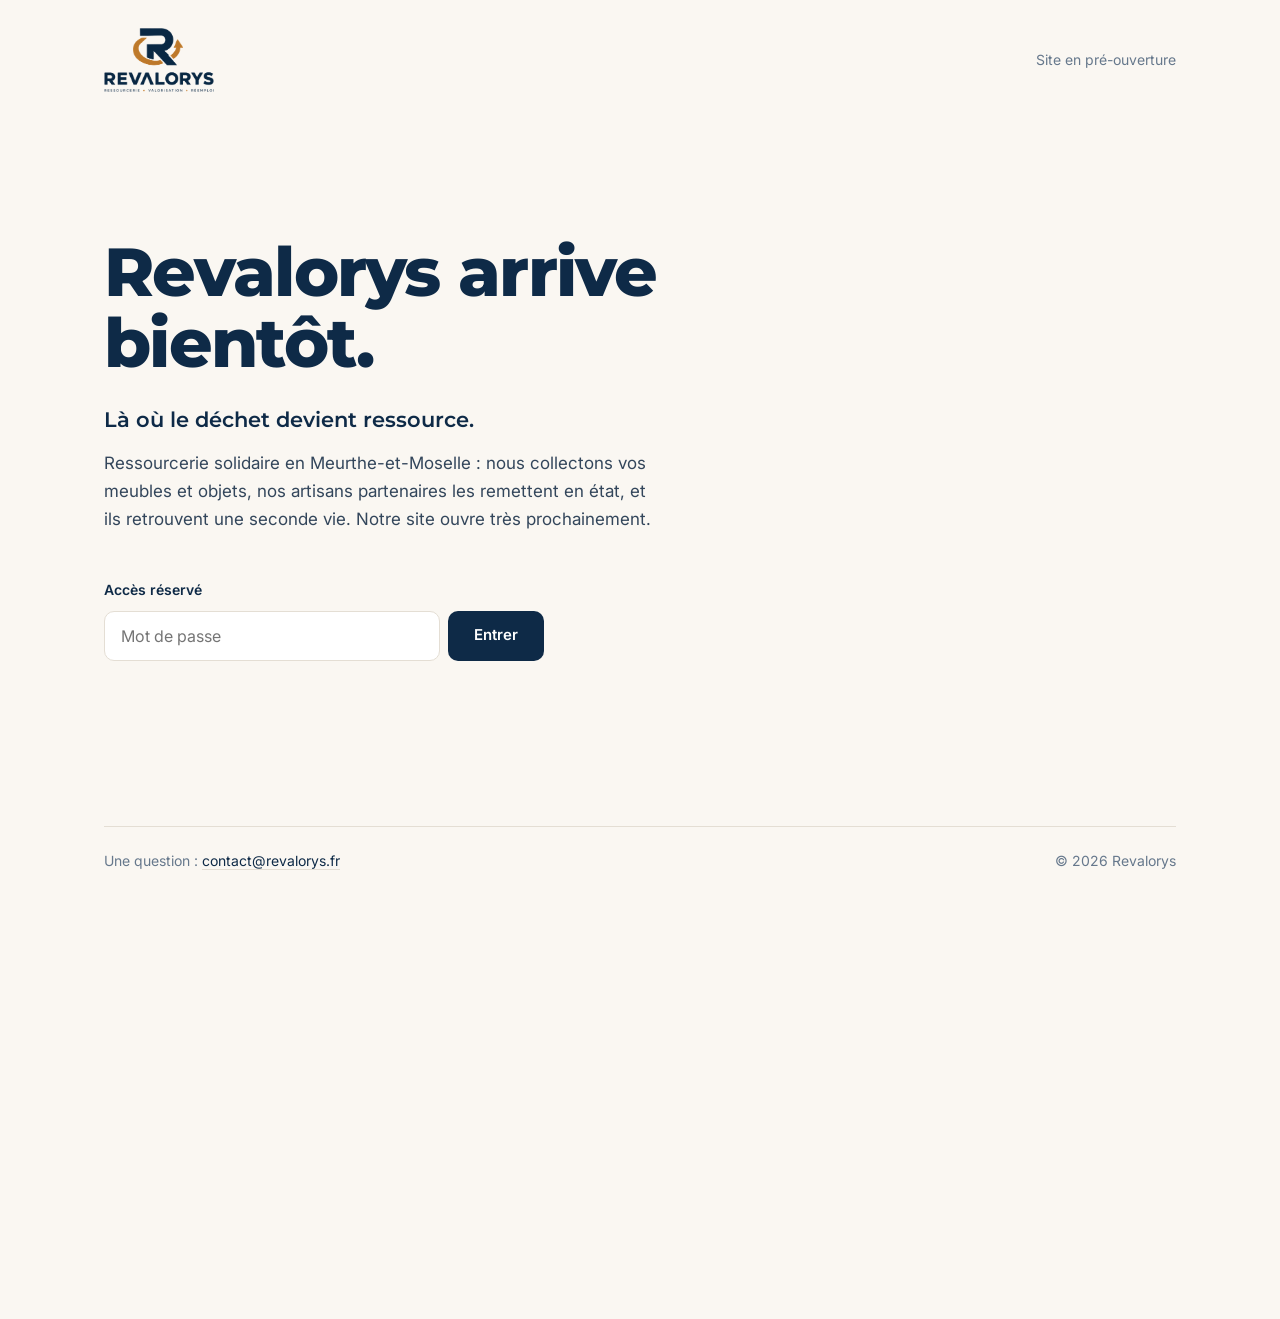
<file: mentions-legales.html>
<!doctype html>
<html lang="fr">
<head>
  <meta charset="utf-8">
  <meta name="viewport" content="width=device-width, initial-scale=1">
  <script src="assets/js/gate.js"></script>
  <title>Mentions légales — REVALORYS</title>
  <meta name="robots" content="noindex">
  <link rel="icon" type="image/png" href="assets/img/favicon.png">
  <link rel="preconnect" href="https://fonts.googleapis.com">
  <link rel="preconnect" href="https://fonts.gstatic.com" crossorigin>
  <link href="https://fonts.googleapis.com/css2?family=Montserrat:wght@600;700;800&family=Inter:wght@400;500;600&display=swap" rel="stylesheet">
  <link rel="stylesheet" href="assets/css/style.css">
  <style>
    .legal { padding: 140px 0 100px; }
    .legal .container { max-width: 820px; }
    .legal h2 { font-size: 1.3rem; margin: 44px 0 12px; }
    .legal p, .legal li { color: var(--text); margin-bottom: 10px; }
    .legal ul { list-style: disc; padding-left: 22px; }
    .legal .todo { background: var(--ochre-100); padding: 2px 6px; border-radius: 4px; }
    .header { background: var(--navy-800); }
  </style>
</head>
<body>
  <header class="header">
    <div class="container header__inner">
      <a href="index.html" class="brand" aria-label="REVALORYS — accueil">
        <img class="brand__mark" src="assets/img/logo-mark-white.png" alt="" width="300" height="222">
        <img class="brand__word brand__word--light" src="assets/img/logo-word-white.png" alt="REVALORYS" width="640" height="77">
      </a>
      <a href="index.html" class="btn btn--ghost btn--sm">← Retour au site</a>
    </div>
  </header>
  <main class="legal">
    <div class="container">
      <p class="eyebrow">Informations légales</p>
      <h1 class="h2">Mentions légales</h1>

      <h2>Éditeur du site</h2>
      <p>REVALORYS — <span class="todo">forme juridique, capital social</span><br>
      Siège : <span class="todo">adresse complète</span><br>
      SIRET : <span class="todo">à compléter</span> — RCS <span class="todo">à compléter</span><br>
      Directeur de la publication : Thomas Hoenig<br>
      Contact : <a href="mailto:contact@revalorys.fr">contact@revalorys.fr</a></p>

      <h2>Hébergement</h2>
      <p><span class="todo">Nom, adresse et téléphone de l'hébergeur</span></p>

      <h2>Propriété intellectuelle</h2>
      <p>L'ensemble des contenus de ce site (textes, logo, photographies, éléments graphiques) est la propriété de REVALORYS. Toute reproduction, totale ou partielle, sans autorisation écrite préalable est interdite.</p>

      <h2 id="donnees">Données personnelles</h2>
      <p>Les informations transmises via le formulaire de contact (nom, coordonnées, description de la demande) sont utilisées uniquement pour traiter votre demande et vous recontacter. Elles ne sont ni cédées ni revendues.</p>
      <ul>
        <li>Responsable du traitement : REVALORYS</li>
        <li>Base légale : votre consentement et l'exécution de mesures précontractuelles</li>
        <li>Durée de conservation : 3 ans à compter du dernier contact</li>
      </ul>
      <p>Conformément au RGPD, vous disposez d'un droit d'accès, de rectification, d'effacement, de limitation et d'opposition. Pour l'exercer : <a href="mailto:contact@revalorys.fr">contact@revalorys.fr</a>. Vous pouvez également introduire une réclamation auprès de la CNIL.</p>

      <h2>Cookies</h2>
      <p>Ce site n'utilise pas de cookies de suivi ni de mesure d'audience.</p>
    </div>
  </main>
</body>
</html>
</file>
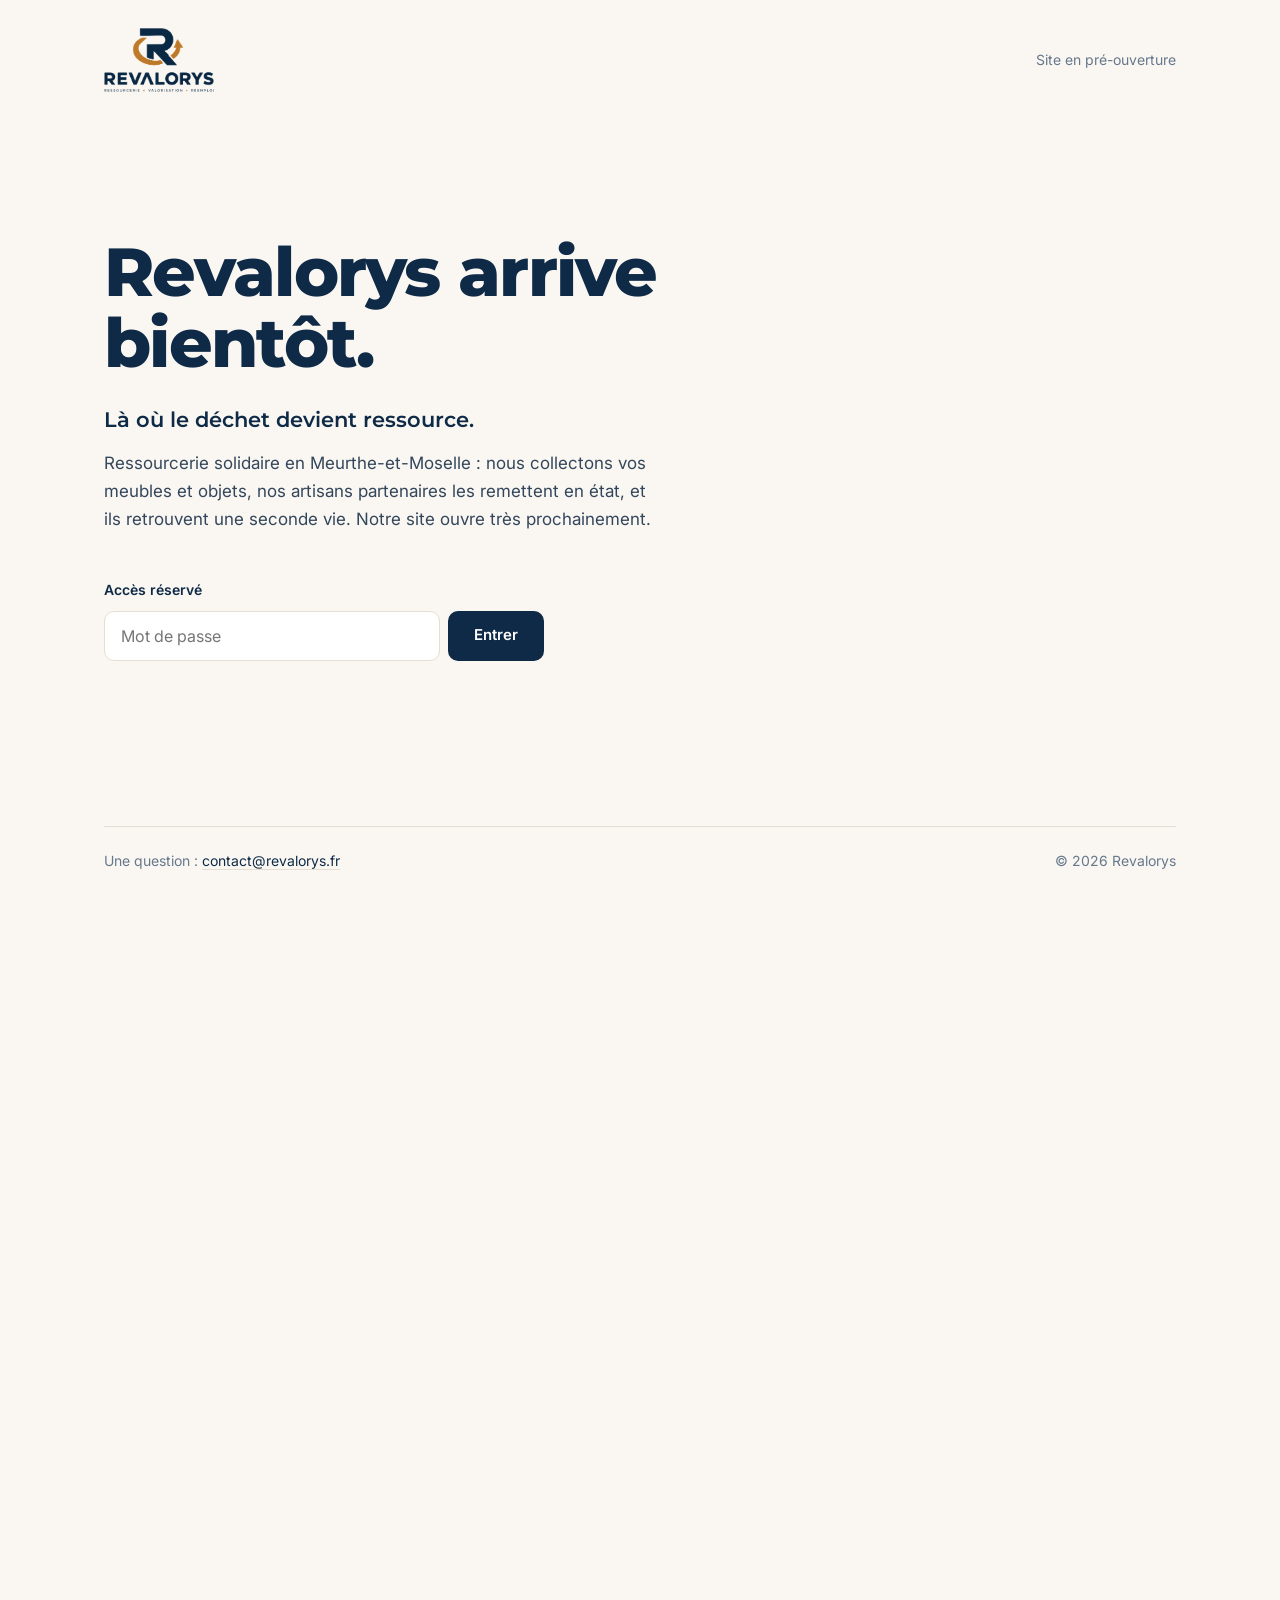
<file: piece-exemple.html>
<!doctype html>
<html lang="fr" class="no-js">
<head>
  <meta charset="utf-8">
  <meta name="viewport" content="width=device-width, initial-scale=1">
  <script src="assets/js/gate.js"></script>
  <title>Buffet en chêne restauré — Fiche pièce exemple — REVALORYS</title>
  <meta name="robots" content="noindex">
  <meta name="theme-color" content="#0E2A47">
  <link rel="icon" type="image/png" href="assets/img/favicon.png">
  <link rel="preconnect" href="https://fonts.googleapis.com">
  <link rel="preconnect" href="https://fonts.gstatic.com" crossorigin>
  <link href="https://fonts.googleapis.com/css2?family=Montserrat:wght@500;600;700;800&family=Inter:wght@400;500;600&display=swap" rel="stylesheet">
  <link rel="stylesheet" href="assets/css/style.css">
  <style>
    .header { top: 40px; background: rgba(250,247,242,.95); box-shadow: 0 1px 0 var(--line); }
    .header .brand__mark--dark, .header .brand__word--dark { opacity: 1; }
    .header .brand__mark--light, .header .brand__word--light { opacity: 0; }
    .header .nav a:not(.btn) { color: var(--ink); }
    .header .burger span { background: var(--ink); }
    .demo-banner { position: fixed; inset: 0 0 auto 0; height: 40px; }
    .piece { padding-top: calc(var(--header-h) + 80px); }
  </style>
</head>
<body>
  <div class="demo-banner">Fiche exemple — modèle de présentation d'une pièce restaurée par un artisan partenaire</div>

  <header class="header" id="top">
    <div class="container header__inner">
      <a href="index.html" class="brand" aria-label="REVALORYS — accueil">
        <img class="brand__mark brand__mark--dark" src="assets/img/logo-mark.png" alt="" width="300" height="222">
        <img class="brand__mark brand__mark--light" src="assets/img/logo-mark-white.png" alt="" width="300" height="222">
        <img class="brand__word brand__word--dark" src="assets/img/logo-word.png" alt="REVALORYS" width="640" height="77">
        <img class="brand__word brand__word--light" src="assets/img/logo-word-white.png" alt="" width="640" height="77">
      </a>
      <nav class="nav" id="nav" aria-label="Navigation principale">
        <a href="index.html#donner">Donner</a>
        <a href="boutique.html">Boutique</a>
        <a href="artisans.html">Artisans</a>
        <a href="index.html#contact">Contact</a>
        <a href="index.html#contact" class="nav__cta-mobile btn btn--accent">Réserver une pièce</a>
      </nav>
      <div class="header__actions">
        <a href="index.html#contact" class="btn btn--accent btn--sm header__cta">Réserver cette pièce</a>
        <button class="burger" id="burger" aria-label="Ouvrir le menu" aria-expanded="false" aria-controls="nav"><span></span><span></span><span></span></button>
      </div>
    </div>
  </header>

  <main id="main" class="piece">
    <div class="container">
      <p class="crumbs"><a href="index.html">Accueil</a> / <a href="boutique.html">Boutique</a> / <a href="artisans.html">Les Mains REVALORYS</a> / Buffet en chêne</p>

      <div class="piece__grid">
        <div class="gallery">
          <div class="ph ph--wide">
            <div><span class="play"><svg viewBox="0 0 24 24"><path d="M6 4l14 8-14 8z"/></svg></span><b>Vidéo de restauration</b>2 min · l'avant / après raconté par l'artisan</div>
          </div>
          <div class="ph"><span class="ph__tag">Avant</span><div><b>Photo avant</b>La pièce à son arrivée</div></div>
          <div class="ph ph--after"><span class="ph__tag">Après</span><div><b>Photo après</b>La pièce restaurée</div></div>
        </div>

        <div class="piece__info">
          <p class="eyebrow">Restauré à la main · Les Mains REVALORYS</p>
          <h1>Buffet en chêne massif, années 1950</h1>
          <p class="piece__sub">Décapé, réparé, ciré à l'ancienne. Poignées en laiton d'origine conservées.</p>
          <div class="piece__price"><b>350 €</b><span>Pièce unique</span></div>

          <div class="artisan-card">
            <div class="artisan-card__avatar">MD</div>
            <div>
              <small>Restauré par</small>
              <strong>Michel D., ébéniste retraité</strong>
              <p>40 ans de métier, un atelier au fond du jardin et l'envie de transmettre. 18 heures de travail sur ce buffet.</p>
              <a href="artisans.html">Découvrir Les Mains REVALORYS →</a>
            </div>
          </div>

          <dl class="specs">
            <div><dt>Dimensions</dt><dd>L 160 × P 48 × H 92 cm</dd></div>
            <div><dt>Matériau</dt><dd>Chêne massif</dd></div>
            <div><dt>Finition</dt><dd>Cire d'abeille</dd></div>
            <div><dt>Retrait</dt><dd>Sur rendez-vous ou livraison</dd></div>
          </dl>

          <a href="index.html#contact" class="btn btn--accent btn--lg btn--block" data-subject="boutique">Réserver cette pièce</a>
        </div>
      </div>

      <div class="story">
        <div class="story__text">
          <p class="eyebrow">L'histoire de la pièce</p>
          <h2 class="h2">D'un débarras à votre salon.</h2>
          <p>Ce buffet nous a été donné lors du vidage d'une maison familiale à Lunéville. Plutôt que la déchèterie, il a été confié à Michel, qui lui a redonné son éclat d'origine.</p>
          <ol class="story__steps">
            <li><b>01</b><span>Don à REVALORYS lors d'un débarras</span></li>
            <li><b>02</b><span>Confié à Michel, artisan partenaire</span></li>
            <li><b>03</b><span>Décapage, recollage, ponçage, cire : 18 heures de travail</span></li>
            <li><b>04</b><span>Contrôle qualité, photos et mise en vente</span></li>
          </ol>
        </div>
        <aside class="qr-panel">
          <img src="assets/img/qr-piece-exemple.svg" alt="QR code de la fiche pièce" width="180" height="180">
          <h3>Le QR code posé sur la pièce</h3>
          <p>Sur la pièce ou sur l'annonce, l'acheteur scanne le code et arrive sur cette page : vidéo, portrait de l'artisan, histoire de la pièce.</p>
        </aside>
      </div>
    </div>
  </main>

  <footer class="footer">
    <div class="container footer__bottom">
      <p>© <span id="year">2026</span> REVALORYS — Les Mains REVALORYS</p>
      <p><a href="mentions-legales.html" style="text-decoration:none">Mentions légales</a></p>
    </div>
  </footer>
  <script src="assets/js/main.js" defer></script>
</body>
</html>
</file>
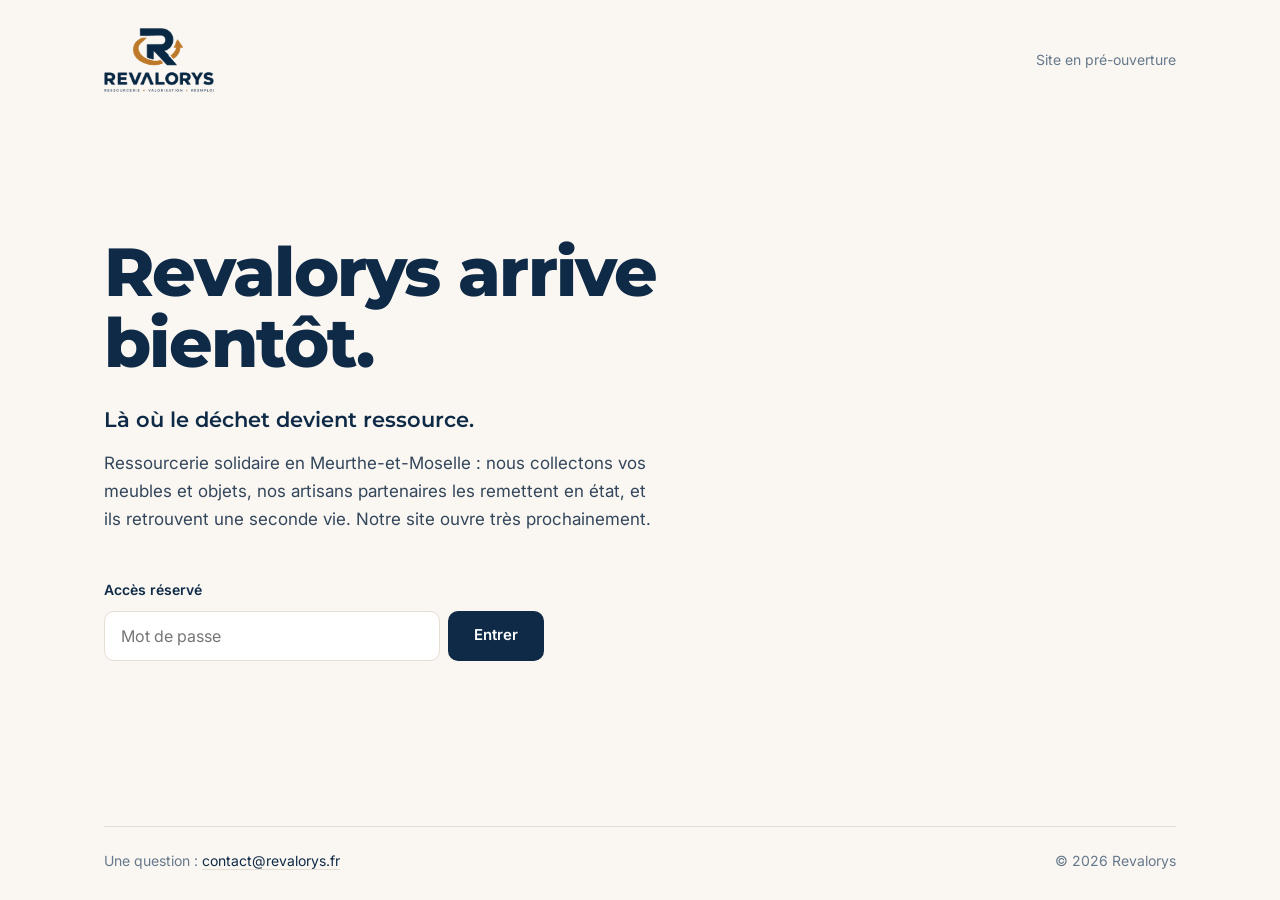
<file: produit.html>
<!doctype html>
<html lang="fr" class="no-js">
<head>
  <meta charset="utf-8">
  <meta name="viewport" content="width=device-width, initial-scale=1">
  <script src="assets/js/gate.js"></script>
  <title>Objet — Boutique REVALORYS</title>
  <meta name="description" content="Fiche d'un objet de la boutique REVALORYS : qui l'a remis en état, les réparations effectuées et son histoire.">
  <meta name="theme-color" content="#0E2A47">
  <meta property="og:type" content="product">
  <meta property="og:locale" content="fr_FR">
  <meta property="og:site_name" content="REVALORYS">
  <meta property="og:image" content="https://revalorys.fr/assets/img/og-revalorys.jpg">
  <meta name="twitter:card" content="summary_large_image">
  <link rel="manifest" href="/site.webmanifest">
  <link rel="icon" type="image/png" href="assets/img/favicon.png">
  <link rel="apple-touch-icon" href="assets/img/apple-touch-icon.png">
  <link rel="preconnect" href="https://fonts.googleapis.com">
  <link rel="preconnect" href="https://fonts.gstatic.com" crossorigin>
  <link href="https://fonts.googleapis.com/css2?family=Montserrat:wght@500;600;700;800&family=Inter:wght@400;500;600&display=swap" rel="stylesheet">
  <link rel="stylesheet" href="assets/css/style.css">
</head>
<body class="page--light">
  <a class="skip" href="#main">Aller au contenu</a>

  <header class="header" id="top">
    <div class="container header__inner">
      <a href="index.html" class="brand" aria-label="REVALORYS — accueil">
        <img class="brand__mark brand__mark--dark" src="assets/img/logo-mark.png" alt="" width="300" height="222">
        <img class="brand__mark brand__mark--light" src="assets/img/logo-mark-white.png" alt="" width="300" height="222">
        <img class="brand__word brand__word--dark" src="assets/img/logo-word.png" alt="REVALORYS" width="640" height="77">
        <img class="brand__word brand__word--light" src="assets/img/logo-word-white.png" alt="" width="640" height="77">
      </a>
      <nav class="nav" id="nav" aria-label="Navigation principale">
        <a href="index.html">Accueil</a>
        <a href="boutique.html#catalogue">Boutique</a>
        <a href="boutique.html#ceux-qui-reparent">Ceux qui réparent</a>
        <a href="artisans.html" class="nav__highlight">Artisans</a>
        <a href="index.html#contact" class="nav__cta-mobile btn btn--accent">Contact</a>
      </nav>
      <div class="header__actions">
        <button type="button" class="cart-btn" data-cart-open aria-label="Ouvrir le panier">
          <svg viewBox="0 0 24 24" aria-hidden="true"><path d="M4 8h16l-1 12H5L4 8zM8 8V6a4 4 0 0 1 8 0v2"/></svg>
          <span class="cart-btn__label">Panier</span>
          <span class="cart-btn__count" data-cart-count hidden>0</span>
        </button>
        <button class="burger" id="burger" aria-label="Ouvrir le menu" aria-expanded="false" aria-controls="nav">
          <span></span><span></span><span></span>
        </button>
      </div>
    </div>
  </header>

  <main id="main" class="piece">
    <div class="container" id="productSheet">
      <noscript><p>Activez JavaScript pour afficher la fiche de l'objet, ou <a href="boutique.html">retournez à la boutique</a>.</p></noscript>
    </div>
  </main>

  <!-- PANIER -->
  <div class="cart" id="cart" aria-hidden="true">
    <div class="cart__overlay" data-cart-close></div>
    <aside class="cart__panel" role="dialog" aria-modal="true" aria-labelledby="cartTitle">
      <div class="cart__head">
        <h2 id="cartTitle">Votre panier</h2>
        <button type="button" class="cart__close" data-cart-close aria-label="Fermer le panier">×</button>
      </div>
      <ul class="cart__items"></ul>
      <div class="cart__checkout">
        <p class="cart__total"><span>Total</span><b data-cart-total>0 €</b></p>
        <form class="cart__form" id="orderForm" novalidate>
          <fieldset class="form__type">
            <legend>Réception</legend>
            <div class="chips">
              <label><input type="radio" name="reception" value="retrait" checked><span>Retrait sur rendez-vous</span></label>
              <label><input type="radio" name="reception" value="livraison"><span>Livraison (sur devis)</span></label>
            </div>
          </fieldset>
          <div class="field"><label for="o-name">Nom et prénom *</label><input id="o-name" name="name" autocomplete="name" required></div>
          <div class="field"><label for="o-email">E-mail *</label><input id="o-email" name="email" type="email" autocomplete="email" required></div>
          <div class="field"><label for="o-phone">Téléphone</label><input id="o-phone" name="phone" type="tel" autocomplete="tel"></div>
          <div class="field"><label for="o-city">Commune</label><input id="o-city" name="city" autocomplete="address-level2"></div>
          <div class="field"><label for="o-msg">Message</label><textarea id="o-msg" name="message" rows="3"></textarea></div>
          <label class="consent"><input type="checkbox" name="consent" required><span>J'accepte que mes données soient utilisées pour traiter ma commande. <a href="mentions-legales.html#donnees">En savoir plus</a></span></label>
          <button type="submit" class="btn btn--accent btn--lg btn--block">Envoyer ma commande</button>
          <p class="cart__note">Aucun paiement n'est demandé à cette étape. Nous confirmons la disponibilité sous 48 h, puis le paiement et la remise.</p>
          <p class="form__status" role="status" aria-live="polite"></p>
        </form>
      </div>
    </aside>
  </div>

  <footer class="footer footer--compact">
    <div class="container footer__bottom">
      <p>© <span id="year">2026</span> REVALORYS — La boutique</p>
      <p><a href="boutique.html" style="text-decoration:none">Boutique</a> · <a href="mentions-legales.html" style="text-decoration:none">Mentions légales</a></p>
    </div>
  </footer>

  <script src="assets/js/main.js" defer></script>
  <script src="assets/js/catalogue.js" defer></script>
  <script src="assets/js/boutique.js" defer></script>
</body>
</html>
</file>
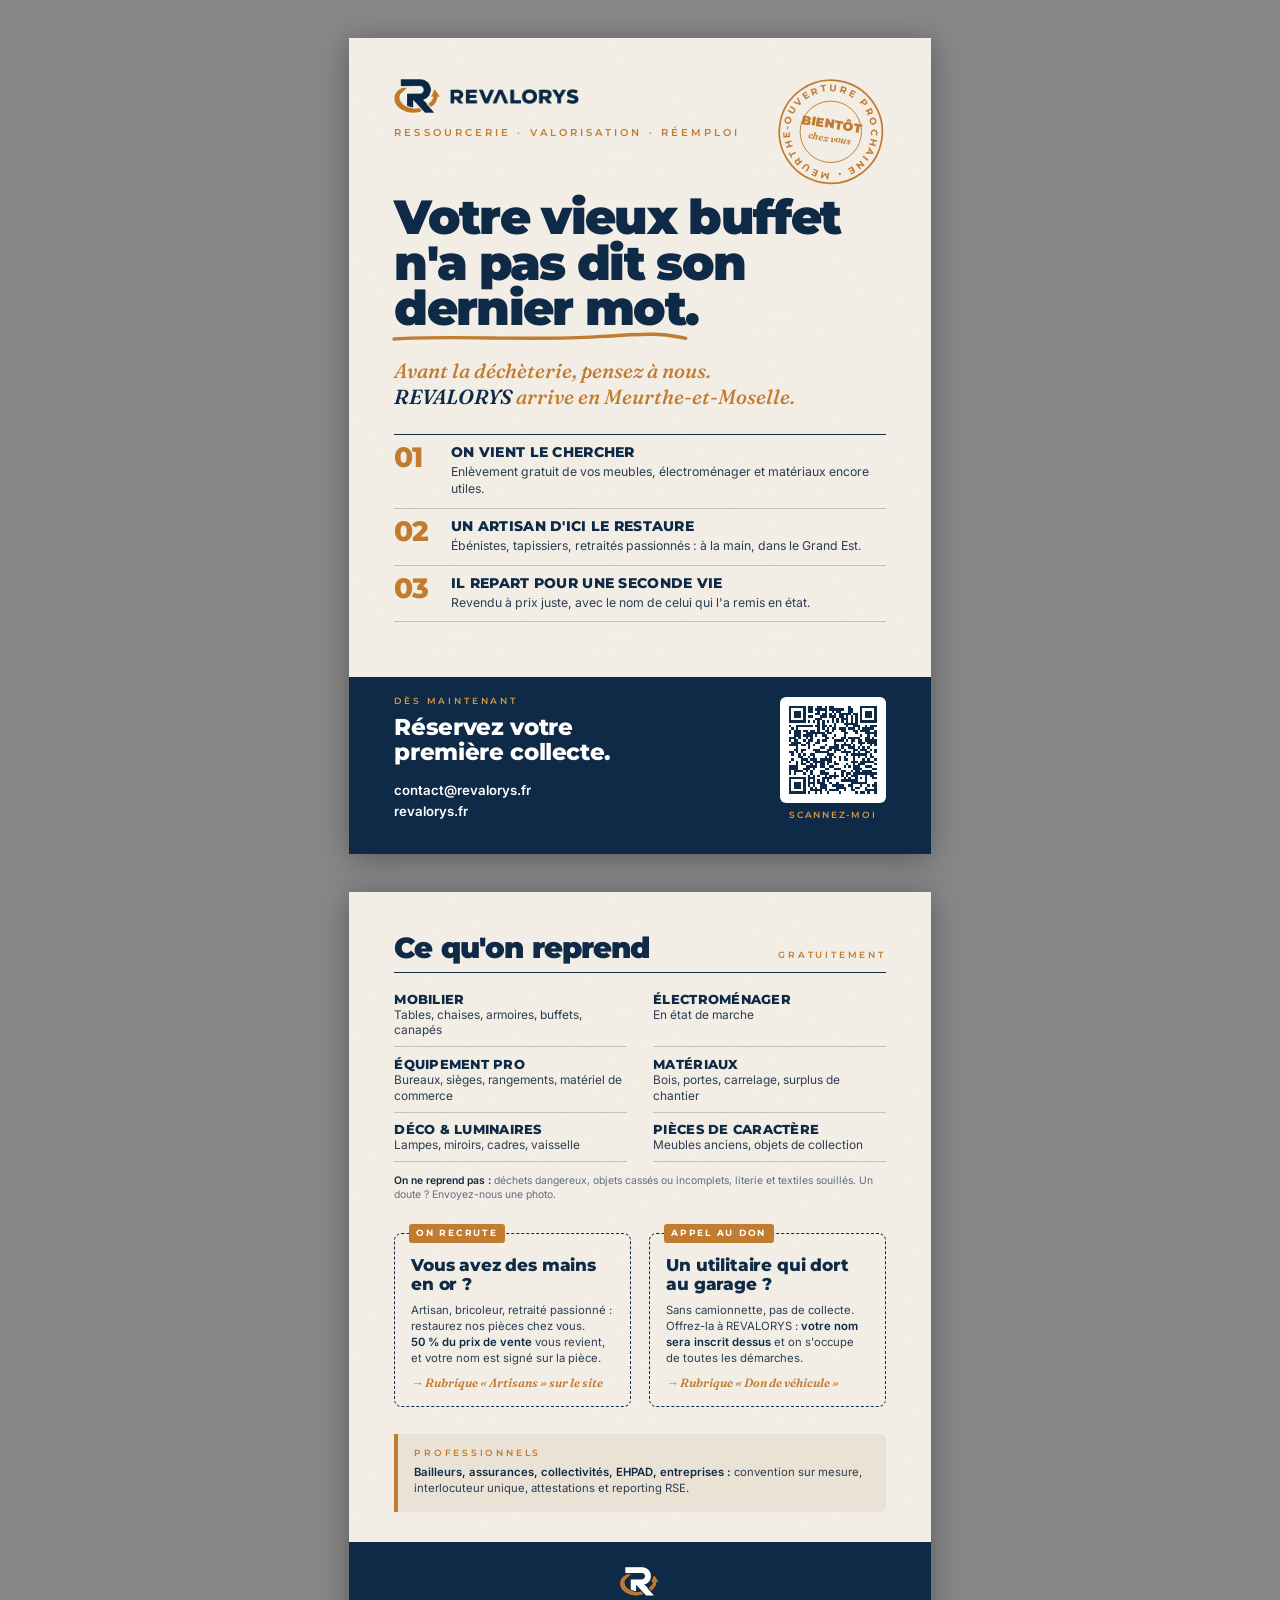
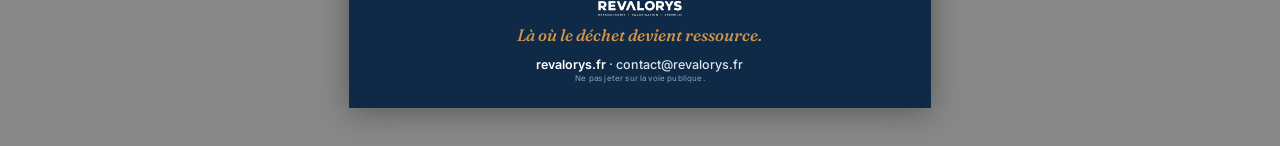
<file: marketing/flyer/flyer.html>
<!doctype html>
<html lang="fr">
<head>
<meta charset="utf-8">
<title>Flyer REVALORYS — Lancement</title>
<link rel="preconnect" href="https://fonts.googleapis.com">
<link rel="preconnect" href="https://fonts.gstatic.com" crossorigin>
<link href="https://fonts.googleapis.com/css2?family=Montserrat:wght@500;600;700;800;900&family=Inter:wght@400;500;600&family=Fraunces:ital,opsz,wght@1,9..144,500;1,9..144,600&display=swap" rel="stylesheet">
<style>
/* A5 = 148 x 210 mm + 3 mm de fond perdu de chaque côté = 154 x 216 mm.
   Zone de sécurité : rien d'important à moins de 8 mm du bord du papier (bord du PDF). */
@page { size: 154mm 216mm; margin: 0; }
:root{
  --navy:#0E2A47; --navy-d:#071728; --ochre:#C17C30; --ochre-l:#D39548;
  --paper:#F3EEE6; --paper-2:#EAE2D5; --text:#2C3E52; --muted:#5E6F82;
}
*{box-sizing:border-box;margin:0;padding:0}
html,body{background:#888}
body{font-family:Inter,sans-serif;color:var(--text);-webkit-print-color-adjust:exact;print-color-adjust:exact}
.page{width:154mm;height:216mm;position:relative;overflow:hidden;background:var(--paper);page-break-after:always;margin:0 auto}
.page:last-child{page-break-after:auto}
@media screen{ .page{margin:10mm auto;box-shadow:0 4px 30px rgba(0,0,0,.35)} }
.safe{position:absolute;inset:11mm 12mm}

/* grain papier, discret */
.page::before{content:"";position:absolute;inset:0;pointer-events:none;opacity:.35;
  background-image:url("data:image/svg+xml,%3Csvg xmlns='http://www.w3.org/2000/svg' width='160' height='160'%3E%3Cfilter id='n'%3E%3CfeTurbulence baseFrequency='.9' numOctaves='2' stitchTiles='stitch'/%3E%3CfeColorMatrix values='0 0 0 0 .35 0 0 0 0 .28 0 0 0 0 .2 0 0 0 .09 0'/%3E%3C/filter%3E%3Crect width='100%25' height='100%25' filter='url(%23n)'/%3E%3C/svg%3E")}

/* ================= RECTO ================= */
.top{display:flex;align-items:center;justify-content:space-between}
.brand{display:flex;align-items:center;gap:2.6mm}
.brand img.mark{height:9mm}
.brand img.word{height:4.1mm}
.kicker{font:600 2.55mm/1 Montserrat;letter-spacing:.32em;text-transform:uppercase;color:var(--ochre)}

.stamp{position:absolute;right:12mm;top:10.5mm;width:29mm;height:29mm;transform:rotate(9deg);color:var(--ochre)}
.stamp svg{width:100%;height:100%}

h1{margin-top:15mm;font:900 12.6mm/0.96 Montserrat;color:var(--navy);letter-spacing:-.035em}
h1 .soft{color:var(--navy);opacity:1}
h1 .strike{position:relative;white-space:nowrap}
h1 .strike svg{position:absolute;left:-1%;top:88%;width:100%;height:4mm;overflow:visible}
.lede{margin-top:7mm;font:italic 500 5.4mm/1.25 Fraunces;color:var(--ochre)}
.lede b{font-weight:600;color:var(--navy)}

.steps{margin-top:6.5mm;border-top:.35mm solid var(--navy)}
.step{display:grid;grid-template-columns:13mm 1fr;gap:2mm;padding:2.5mm 0;border-bottom:.2mm solid #CBBFAD}
.step .n{font:800 7.4mm/1 Montserrat;color:var(--ochre);letter-spacing:-.04em}
.step h3{font:800 3.75mm/1.2 Montserrat;color:var(--navy);text-transform:uppercase;letter-spacing:.02em}
.step p{font:400 3.25mm/1.38 Inter;color:var(--text);margin-top:.8mm}

.band{position:absolute;left:0;right:0;bottom:0;height:47mm;background:var(--navy);color:#fff}
.band .in{position:absolute;left:12mm;right:12mm;top:6.5mm;bottom:10mm;display:flex;gap:7mm;align-items:center}
.band .txt{flex:1}
.band .eyebrow{font:600 2.5mm/1 Montserrat;letter-spacing:.3em;text-transform:uppercase;color:var(--ochre-l)}
.band h2{font:800 6.1mm/1.08 Montserrat;margin-top:2.6mm;letter-spacing:-.015em}
.band .contact{margin-top:4mm;font:500 3.5mm/1.55 Inter;color:#DCE4EE}
.band .contact strong{color:#fff;font-weight:600}
.qr{width:28mm;flex:none;text-align:center}
.qr .tile{background:#fff;padding:2.4mm;border-radius:1.6mm}
.qr svg{display:block;width:100%;height:auto}
.qr span{display:block;margin-top:1.8mm;font:600 2.35mm/1.2 Montserrat;letter-spacing:.2em;text-transform:uppercase;color:var(--ochre-l)}

/* ================= VERSO ================= */
.pro{margin-top:7mm;padding:4mm 4.2mm;background:var(--paper-2);border-left:1.2mm solid var(--ochre);border-radius:0 1.5mm 1.5mm 0}
.pro .kicker{font-size:2.3mm}
.pro p+p{margin-top:1.8mm;font:400 3mm/1.42 Inter}
.pro b{color:var(--navy);font-weight:600}
.v-head{display:flex;align-items:baseline;justify-content:space-between;border-bottom:.35mm solid var(--navy);padding-bottom:2.5mm}
.v-head h2{font:900 7.6mm/1 Montserrat;color:var(--navy);letter-spacing:-.03em}
.v-head .kicker{font-size:2.3mm}
.list{display:grid;grid-template-columns:1fr 1fr;column-gap:7mm;margin-top:2.5mm}
.list li{list-style:none;padding:2.25mm 0;border-bottom:.2mm solid #CBBFAD;font:400 3.15mm/1.3 Inter}
.list li b{display:block;font:800 3.45mm/1.25 Montserrat;color:var(--navy);text-transform:uppercase;letter-spacing:.02em}
.nope{margin-top:3mm;font:400 2.75mm/1.4 Inter;color:var(--muted)}
.nope b{color:var(--navy);font-weight:600}

.duo{display:grid;grid-template-columns:1fr 1fr;gap:5mm;margin-top:8mm}
.card{position:relative;border:.35mm dashed var(--navy);border-radius:2mm;padding:5.5mm 4.2mm 4.2mm}
.card .tag{position:absolute;top:-2.6mm;left:3.5mm;background:var(--ochre);color:#fff;font:700 2.3mm/1 Montserrat;letter-spacing:.2em;text-transform:uppercase;padding:1.3mm 2mm;border-radius:.8mm}
.card h3{font:800 4.55mm/1.12 Montserrat;color:var(--navy);letter-spacing:-.01em}
.card p{margin-top:2.2mm;font:400 3mm/1.42 Inter}
.card p b{color:var(--navy);font-weight:600}
.card .go{margin-top:2.6mm;font:italic 600 3.2mm/1.2 Fraunces;color:var(--ochre)}

.foot{position:absolute;left:0;right:0;bottom:0;height:44mm;background:var(--navy);color:#fff}
.foot .in{position:absolute;left:12mm;right:12mm;top:6.5mm;bottom:8mm;display:flex;flex-direction:column;align-items:center;text-align:center}
.foot img{height:13mm}
.foot .slogan{margin-top:2.8mm;font:italic 500 4.4mm/1.2 Fraunces;color:var(--ochre-l)}
.foot .c{margin-top:2.6mm;font:500 3.3mm/1.4 Inter;color:#DCE4EE}
.foot .c strong{color:#fff;font-weight:600}
.foot .legal{margin-top:auto;font:400 2.1mm/1.3 Inter;color:#8FA2B8;letter-spacing:.02em}
</style>
</head>
<body>

<!-- ======================= RECTO ======================= -->
<section class="page">
  <div class="stamp" aria-hidden="true">
    <svg viewBox="0 0 100 100">
      <defs><path id="c" d="M50,50 m-37,0 a37,37 0 1,1 74,0 a37,37 0 1,1 -74,0"/></defs>
      <circle cx="50" cy="50" r="47" fill="none" stroke="currentColor" stroke-width="1.6"/>
      <circle cx="50" cy="50" r="28" fill="none" stroke="currentColor" stroke-width=".8"/>
      <text font-family="Montserrat" font-weight="700" font-size="8.6" letter-spacing="2.2" fill="currentColor">
        <textPath href="#c">OUVERTURE PROCHAINE • MEURTHE-ET-MOSELLE •</textPath>
      </text>
      <text x="50" y="47" text-anchor="middle" font-family="Montserrat" font-weight="900" font-size="11.5" fill="currentColor" letter-spacing="-.3">BIENTÔT</text>
      <text x="50" y="59" text-anchor="middle" font-family="Fraunces" font-style="italic" font-weight="600" font-size="9" fill="currentColor">chez vous</text>
    </svg>
  </div>

  <div class="safe">
    <div class="top">
      <div class="brand">
        <img class="mark" src="../../assets/img/logo-mark.png" alt="">
        <img class="word" src="../../assets/img/logo-word.png" alt="REVALORYS">
      </div>
    </div>
    <p class="kicker" style="margin-top:4mm">Ressourcerie · Valorisation · Réemploi</p>

    <h1>Votre vieux buffet<br>n'a pas dit son<br><span class="strike">dernier mot.<svg viewBox="0 0 100 10" preserveAspectRatio="none" aria-hidden="true"><path d="M1 6 C 20 3.2, 46 7.4, 68 4.4 S 90 3, 97 5.5" fill="none" stroke="#C17C30" stroke-width="2.1" stroke-linecap="round" vector-effect="non-scaling-stroke" style="stroke-width:.9mm"/></svg></span></h1>

    <p class="lede">Avant la déchèterie, pensez à nous.<br><b>REVALORYS</b> arrive en Meurthe-et-Moselle.</p>

    <div class="steps">
      <div class="step"><div class="n">01</div><div><h3>On vient le chercher</h3><p>Enlèvement gratuit de vos meubles, électroménager et matériaux encore utiles.</p></div></div>
      <div class="step"><div class="n">02</div><div><h3>Un artisan d'ici le restaure</h3><p>Ébénistes, tapissiers, retraités passionnés&nbsp;: à la main, dans le Grand Est.</p></div></div>
      <div class="step"><div class="n">03</div><div><h3>Il repart pour une seconde vie</h3><p>Revendu à prix juste, avec le nom de celui qui l'a remis en état.</p></div></div>
    </div>
  </div>

  <div class="band">
    <div class="in">
      <div class="txt">
        <p class="eyebrow">Dès maintenant</p>
        <h2>Réservez votre<br>première collecte.</h2>
        <p class="contact">
          <strong>contact@revalorys.fr</strong><br>
          
          <strong>revalorys.fr</strong>
        </p>
      </div>
      <div class="qr">
        <div class="tile"><svg viewBox="0 0 37 37" xmlns="http://www.w3.org/2000/svg" shape-rendering="crispEdges"><path d="M0,0H1V1H0zM1,0H2V1H1zM2,0H3V1H2zM3,0H4V1H3zM4,0H5V1H4zM5,0H6V1H5zM6,0H7V1H6zM8,0H9V1H8zM9,0H10V1H9zM12,0H13V1H12zM13,0H14V1H13zM15,0H16V1H15zM17,0H18V1H17zM18,0H19V1H18zM25,0H26V1H25zM30,0H31V1H30zM31,0H32V1H31zM32,0H33V1H32zM33,0H34V1H33zM34,0H35V1H34zM35,0H36V1H35zM36,0H37V1H36zM0,1H1V2H0zM6,1H7V2H6zM8,1H9V2H8zM9,1H10V2H9zM11,1H12V2H11zM12,1H13V2H12zM13,1H14V2H13zM14,1H15V2H14zM15,1H16V2H15zM17,1H18V2H17zM18,1H19V2H18zM19,1H20V2H19zM20,1H21V2H20zM21,1H22V2H21zM22,1H23V2H22zM25,1H26V2H25zM26,1H27V2H26zM30,1H31V2H30zM36,1H37V2H36zM0,2H1V3H0zM2,2H3V3H2zM3,2H4V3H3zM4,2H5V3H4zM6,2H7V3H6zM8,2H9V3H8zM9,2H10V3H9zM12,2H13V3H12zM15,2H16V3H15zM18,2H19V3H18zM20,2H21V3H20zM21,2H22V3H21zM25,2H26V3H25zM26,2H27V3H26zM30,2H31V3H30zM32,2H33V3H32zM33,2H34V3H33zM34,2H35V3H34zM36,2H37V3H36zM0,3H1V4H0zM2,3H3V4H2zM3,3H4V4H3zM4,3H5V4H4zM6,3H7V4H6zM11,3H12V4H11zM12,3H13V4H12zM14,3H15V4H14zM15,3H16V4H15zM17,3H18V4H17zM19,3H20V4H19zM21,3H22V4H21zM22,3H23V4H22zM23,3H24V4H23zM24,3H25V4H24zM25,3H26V4H25zM27,3H28V4H27zM28,3H29V4H28zM30,3H31V4H30zM32,3H33V4H32zM33,3H34V4H33zM34,3H35V4H34zM36,3H37V4H36zM0,4H1V5H0zM2,4H3V5H2zM3,4H4V5H3zM4,4H5V5H4zM6,4H7V5H6zM8,4H9V5H8zM9,4H10V5H9zM13,4H14V5H13zM14,4H15V5H14zM15,4H16V5H15zM17,4H18V5H17zM18,4H19V5H18zM19,4H20V5H19zM21,4H22V5H21zM22,4H23V5H22zM24,4H25V5H24zM26,4H27V5H26zM28,4H29V5H28zM30,4H31V5H30zM32,4H33V5H32zM33,4H34V5H33zM34,4H35V5H34zM36,4H37V5H36zM0,5H1V6H0zM6,5H7V6H6zM11,5H12V6H11zM12,5H13V6H12zM13,5H14V6H13zM18,5H19V6H18zM20,5H21V6H20zM22,5H23V6H22zM23,5H24V6H23zM24,5H25V6H24zM26,5H27V6H26zM28,5H29V6H28zM30,5H31V6H30zM36,5H37V6H36zM0,6H1V7H0zM1,6H2V7H1zM2,6H3V7H2zM3,6H4V7H3zM4,6H5V7H4zM5,6H6V7H5zM6,6H7V7H6zM8,6H9V7H8zM10,6H11V7H10zM12,6H13V7H12zM14,6H15V7H14zM16,6H17V7H16zM18,6H19V7H18zM20,6H21V7H20zM22,6H23V7H22zM24,6H25V7H24zM26,6H27V7H26zM28,6H29V7H28zM30,6H31V7H30zM31,6H32V7H31zM32,6H33V7H32zM33,6H34V7H33zM34,6H35V7H34zM35,6H36V7H35zM36,6H37V7H36zM12,7H13V8H12zM14,7H15V8H14zM19,7H20V8H19zM23,7H24V8H23zM24,7H25V8H24zM25,7H26V8H25zM26,7H27V8H26zM27,7H28V8H27zM28,7H29V8H28zM0,8H1V9H0zM3,8H4V9H3zM4,8H5V9H4zM5,8H6V9H5zM6,8H7V9H6zM7,8H8V9H7zM8,8H9V9H8zM9,8H10V9H9zM11,8H12V9H11zM12,8H13V9H12zM14,8H15V9H14zM15,8H16V9H15zM17,8H18V9H17zM19,8H20V9H19zM24,8H25V9H24zM27,8H28V9H27zM28,8H29V9H28zM29,8H30V9H29zM32,8H33V9H32zM34,8H35V9H34zM35,8H36V9H35zM36,8H37V9H36zM1,9H2V10H1zM3,9H4V10H3zM12,9H13V10H12zM14,9H15V10H14zM16,9H17V10H16zM18,9H19V10H18zM19,9H20V10H19zM21,9H22V10H21zM22,9H23V10H22zM23,9H24V10H23zM25,9H26V10H25zM26,9H27V10H26zM27,9H28V10H27zM29,9H30V10H29zM31,9H32V10H31zM32,9H33V10H32zM33,9H34V10H33zM34,9H35V10H34zM35,9H36V10H35zM0,10H1V11H0zM2,10H3V11H2zM3,10H4V11H3zM4,10H5V11H4zM6,10H7V11H6zM7,10H8V11H7zM9,10H10V11H9zM10,10H11V11H10zM12,10H13V11H12zM15,10H16V11H15zM16,10H17V11H16zM18,10H19V11H18zM22,10H23V11H22zM23,10H24V11H23zM27,10H28V11H27zM28,10H29V11H28zM30,10H31V11H30zM31,10H32V11H31zM32,10H33V11H32zM33,10H34V11H33zM36,10H37V11H36zM0,11H1V12H0zM2,11H3V12H2zM3,11H4V12H3zM4,11H5V12H4zM7,11H8V12H7zM8,11H9V12H8zM9,11H10V12H9zM10,11H11V12H10zM11,11H12V12H11zM12,11H13V12H12zM13,11H14V12H13zM14,11H15V12H14zM16,11H17V12H16zM17,11H18V12H17zM23,11H24V12H23zM24,11H25V12H24zM28,11H29V12H28zM32,11H33V12H32zM33,11H34V12H33zM34,11H35V12H34zM35,11H36V12H35zM36,11H37V12H36zM2,12H3V13H2zM3,12H4V13H3zM4,12H5V13H4zM6,12H7V13H6zM7,12H8V13H7zM8,12H9V13H8zM9,12H10V13H9zM11,12H12V13H11zM14,12H15V13H14zM15,12H16V13H15zM19,12H20V13H19zM23,12H24V13H23zM30,12H31V13H30zM33,12H34V13H33zM36,12H37V13H36zM0,13H1V14H0zM1,13H2V14H1zM2,13H3V14H2zM4,13H5V14H4zM7,13H8V14H7zM9,13H10V14H9zM15,13H16V14H15zM16,13H17V14H16zM18,13H19V14H18zM22,13H23V14H22zM23,13H24V14H23zM25,13H26V14H25zM26,13H27V14H26zM27,13H28V14H27zM28,13H29V14H28zM29,13H30V14H29zM32,13H33V14H32zM33,13H34V14H33zM35,13H36V14H35zM0,14H1V15H0zM2,14H3V15H2zM3,14H4V15H3zM6,14H7V15H6zM8,14H9V15H8zM9,14H10V15H9zM12,14H13V15H12zM14,14H15V15H14zM15,14H16V15H15zM19,14H20V15H19zM20,14H21V15H20zM21,14H22V15H21zM22,14H23V15H22zM24,14H25V15H24zM26,14H27V15H26zM27,14H28V15H27zM29,14H30V15H29zM30,14H31V15H30zM32,14H33V15H32zM33,14H34V15H33zM34,14H35V15H34zM35,14H36V15H35zM36,14H37V15H36zM1,15H2V16H1zM2,15H3V16H2zM3,15H4V16H3zM4,15H5V16H4zM7,15H8V16H7zM8,15H9V16H8zM11,15H12V16H11zM12,15H13V16H12zM19,15H20V16H19zM23,15H24V16H23zM26,15H27V16H26zM29,15H30V16H29zM30,15H31V16H30zM31,15H32V16H31zM33,15H34V16H33zM34,15H35V16H34zM35,15H36V16H35zM36,15H37V16H36zM0,16H1V17H0zM1,16H2V17H1zM2,16H3V17H2zM3,16H4V17H3zM5,16H6V17H5zM6,16H7V17H6zM8,16H9V17H8zM10,16H11V17H10zM15,16H16V17H15zM19,16H20V17H19zM20,16H21V17H20zM22,16H23V17H22zM23,16H24V17H23zM24,16H25V17H24zM25,16H26V17H25zM27,16H28V17H27zM30,16H31V17H30zM34,16H35V17H34zM36,16H37V17H36zM3,17H4V18H3zM8,17H9V18H8zM13,17H14V18H13zM14,17H15V18H14zM17,17H18V18H17zM18,17H19V18H18zM19,17H20V18H19zM20,17H21V18H20zM22,17H23V18H22zM25,17H26V18H25zM26,17H27V18H26zM27,17H28V18H27zM29,17H30V18H29zM31,17H32V18H31zM33,17H34V18H33zM2,18H3V19H2zM3,18H4V19H3zM5,18H6V19H5zM6,18H7V19H6zM10,18H11V19H10zM11,18H12V19H11zM12,18H13V19H12zM16,18H17V19H16zM17,18H18V19H17zM19,18H20V19H19zM20,18H21V19H20zM21,18H22V19H21zM23,18H24V19H23zM27,18H28V19H27zM28,18H29V19H28zM30,18H31V19H30zM31,18H32V19H31zM32,18H33V19H32zM34,18H35V19H34zM36,18H37V19H36zM0,19H1V20H0zM1,19H2V20H1zM3,19H4V20H3zM5,19H6V20H5zM11,19H12V20H11zM12,19H13V20H12zM13,19H14V20H13zM14,19H15V20H14zM15,19H16V20H15zM16,19H17V20H16zM19,19H20V20H19zM22,19H23V20H22zM23,19H24V20H23zM24,19H25V20H24zM25,19H26V20H25zM27,19H28V20H27zM29,19H30V20H29zM32,19H33V20H32zM33,19H34V20H33zM36,19H37V20H36zM1,20H2V21H1zM4,20H5V21H4zM6,20H7V21H6zM9,20H10V21H9zM10,20H11V21H10zM16,20H17V21H16zM17,20H18V21H17zM18,20H19V21H18zM24,20H25V21H24zM26,20H27V21H26zM27,20H28V21H27zM28,20H29V21H28zM29,20H30V21H29zM30,20H31V21H30zM31,20H32V21H31zM32,20H33V21H32zM34,20H35V21H34zM4,21H5V22H4zM5,21H6V22H5zM8,21H9V22H8zM10,21H11V22H10zM15,21H16V22H15zM17,21H18V22H17zM19,21H20V22H19zM21,21H22V22H21zM23,21H24V22H23zM27,21H28V22H27zM29,21H30V22H29zM32,21H33V22H32zM34,21H35V22H34zM35,21H36V22H35zM1,22H2V23H1zM5,22H6V23H5zM6,22H7V23H6zM7,22H8V23H7zM9,22H10V23H9zM10,22H11V23H10zM11,22H12V23H11zM13,22H14V23H13zM14,22H15V23H14zM15,22H16V23H15zM16,22H17V23H16zM17,22H18V23H17zM21,22H22V23H21zM23,22H24V23H23zM24,22H25V23H24zM27,22H28V23H27zM31,22H32V23H31zM33,22H34V23H33zM36,22H37V23H36zM0,23H1V24H0zM3,23H4V24H3zM5,23H6V24H5zM7,23H8V24H7zM8,23H9V24H8zM10,23H11V24H10zM11,23H12V24H11zM12,23H13V24H12zM13,23H14V24H13zM14,23H15V24H14zM16,23H17V24H16zM17,23H18V24H17zM19,23H20V24H19zM26,23H27V24H26zM27,23H28V24H27zM28,23H29V24H28zM30,23H31V24H30zM31,23H32V24H31zM32,23H33V24H32zM33,23H34V24H33zM34,23H35V24H34zM35,23H36V24H35zM3,24H4V25H3zM5,24H6V25H5zM6,24H7V25H6zM9,24H10V25H9zM11,24H12V25H11zM13,24H14V25H13zM14,24H15V25H14zM16,24H17V25H16zM19,24H20V25H19zM20,24H21V25H20zM24,24H25V25H24zM27,24H28V25H27zM29,24H30V25H29zM30,24H31V25H30zM31,24H32V25H31zM36,24H37V25H36zM0,25H1V26H0zM1,25H2V26H1zM2,25H3V26H2zM3,25H4V26H3zM7,25H8V26H7zM8,25H9V26H8zM9,25H10V26H9zM10,25H11V26H10zM11,25H12V26H11zM13,25H14V26H13zM14,25H15V26H14zM17,25H18V26H17zM18,25H19V26H18zM23,25H24V26H23zM25,25H26V26H25zM27,25H28V26H27zM28,25H29V26H28zM29,25H30V26H29zM32,25H33V26H32zM33,25H34V26H33zM34,25H35V26H34zM0,26H1V27H0zM1,26H2V27H1zM2,26H3V27H2zM3,26H4V27H3zM6,26H7V27H6zM7,26H8V27H7zM8,26H9V27H8zM10,26H11V27H10zM15,26H16V27H15zM16,26H17V27H16zM19,26H20V27H19zM20,26H21V27H20zM21,26H22V27H21zM27,26H28V27H27zM28,26H29V27H28zM29,26H30V27H29zM30,26H31V27H30zM35,26H36V27H35zM36,26H37V27H36zM0,27H1V28H0zM2,27H3V28H2zM3,27H4V28H3zM4,27H5V28H4zM5,27H6V28H5zM7,27H8V28H7zM9,27H10V28H9zM13,27H14V28H13zM14,27H15V28H14zM22,27H23V28H22zM23,27H24V28H23zM26,27H27V28H26zM28,27H29V28H28zM29,27H30V28H29zM31,27H32V28H31zM32,27H33V28H32zM33,27H34V28H33zM34,27H35V28H34zM0,28H1V29H0zM2,28H3V29H2zM6,28H7V29H6zM9,28H10V29H9zM13,28H14V29H13zM14,28H15V29H14zM15,28H16V29H15zM16,28H17V29H16zM19,28H20V29H19zM22,28H23V29H22zM24,28H25V29H24zM25,28H26V29H25zM27,28H28V29H27zM28,28H29V29H28zM29,28H30V29H29zM30,28H31V29H30zM31,28H32V29H31zM32,28H33V29H32zM33,28H34V29H33zM34,28H35V29H34zM35,28H36V29H35zM36,28H37V29H36zM8,29H9V30H8zM10,29H11V30H10zM12,29H13V30H12zM15,29H16V30H15zM17,29H18V30H17zM18,29H19V30H18zM19,29H20V30H19zM20,29H21V30H20zM22,29H23V30H22zM24,29H25V30H24zM26,29H27V30H26zM27,29H28V30H27zM28,29H29V30H28zM32,29H33V30H32zM34,29H35V30H34zM35,29H36V30H35zM0,30H1V31H0zM1,30H2V31H1zM2,30H3V31H2zM3,30H4V31H3zM4,30H5V31H4zM5,30H6V31H5zM6,30H7V31H6zM8,30H9V31H8zM9,30H10V31H9zM10,30H11V31H10zM14,30H15V31H14zM15,30H16V31H15zM16,30H17V31H16zM17,30H18V31H17zM19,30H20V31H19zM23,30H24V31H23zM25,30H26V31H25zM28,30H29V31H28zM30,30H31V31H30zM32,30H33V31H32zM35,30H36V31H35zM36,30H37V31H36zM0,31H1V32H0zM6,31H7V32H6zM8,31H9V32H8zM10,31H11V32H10zM12,31H13V32H12zM14,31H15V32H14zM16,31H17V32H16zM22,31H23V32H22zM23,31H24V32H23zM24,31H25V32H24zM25,31H26V32H25zM26,31H27V32H26zM27,31H28V32H27zM28,31H29V32H28zM32,31H33V32H32zM0,32H1V33H0zM2,32H3V33H2zM3,32H4V33H3zM4,32H5V33H4zM6,32H7V33H6zM8,32H9V33H8zM9,32H10V33H9zM10,32H11V33H10zM12,32H13V33H12zM13,32H14V33H13zM14,32H15V33H14zM17,32H18V33H17zM20,32H21V33H20zM26,32H27V33H26zM27,32H28V33H27zM28,32H29V33H28zM29,32H30V33H29zM30,32H31V33H30zM31,32H32V33H31zM32,32H33V33H32zM36,32H37V33H36zM0,33H1V34H0zM2,33H3V34H2zM3,33H4V34H3zM4,33H5V34H4zM6,33H7V34H6zM8,33H9V34H8zM10,33H11V34H10zM13,33H14V34H13zM14,33H15V34H14zM15,33H16V34H15zM18,33H19V34H18zM19,33H20V34H19zM20,33H21V34H20zM21,33H22V34H21zM22,33H23V34H22zM25,33H26V34H25zM26,33H27V34H26zM30,33H31V34H30zM33,33H34V34H33zM35,33H36V34H35zM36,33H37V34H36zM0,34H1V35H0zM2,34H3V35H2zM3,34H4V35H3zM4,34H5V35H4zM6,34H7V35H6zM9,34H10V35H9zM11,34H12V35H11zM13,34H14V35H13zM14,34H15V35H14zM15,34H16V35H15zM20,34H21V35H20zM21,34H22V35H21zM22,34H23V35H22zM23,34H24V35H23zM26,34H27V35H26zM28,34H29V35H28zM29,34H30V35H29zM32,34H33V35H32zM36,34H37V35H36zM0,35H1V36H0zM6,35H7V36H6zM9,35H10V36H9zM10,35H11V36H10zM11,35H12V36H11zM12,35H13V36H12zM13,35H14V36H13zM15,35H16V36H15zM17,35H18V36H17zM18,35H19V36H18zM19,35H20V36H19zM20,35H21V36H20zM23,35H24V36H23zM26,35H27V36H26zM27,35H28V36H27zM32,35H33V36H32zM33,35H34V36H33zM34,35H35V36H34zM35,35H36V36H35zM36,35H37V36H36zM0,36H1V37H0zM1,36H2V37H1zM2,36H3V37H2zM3,36H4V37H3zM4,36H5V37H4zM5,36H6V37H5zM6,36H7V37H6zM8,36H9V37H8zM11,36H12V37H11zM13,36H14V37H13zM16,36H17V37H16zM21,36H22V37H21zM28,36H29V37H28zM30,36H31V37H30zM31,36H32V37H31zM33,36H34V37H33zM36,36H37V37H36z" fill="#0E2A47"/></svg></div>
        <span>Scannez-moi</span>
      </div>
    </div>
  </div>
</section>

<!-- ======================= VERSO ======================= -->
<section class="page">
  <div class="safe">
    <div class="v-head">
      <h2>Ce qu'on reprend</h2>
      <span class="kicker">Gratuitement</span>
    </div>
    <ul class="list">
      <li><b>Mobilier</b>Tables, chaises, armoires, buffets, canapés</li>
      <li><b>Électroménager</b>En état de marche</li>
      <li><b>Équipement pro</b>Bureaux, sièges, rangements, matériel de commerce</li>
      <li><b>Matériaux</b>Bois, portes, carrelage, surplus de chantier</li>
      <li><b>Déco &amp; luminaires</b>Lampes, miroirs, cadres, vaisselle</li>
      <li><b>Pièces de caractère</b>Meubles anciens, objets de collection</li>
    </ul>
    <p class="nope"><b>On ne reprend pas&nbsp;:</b> déchets dangereux, objets cassés ou incomplets, literie et textiles souillés. Un doute&nbsp;? Envoyez-nous une photo.</p>

    <div class="duo">
      <div class="card">
        <span class="tag">On recrute</span>
        <h3>Vous avez des mains en or&nbsp;?</h3>
        <p>Artisan, bricoleur, retraité passionné&nbsp;: restaurez nos pièces chez vous. <b>50&nbsp;% du prix de vente</b> vous revient, et votre nom est signé sur la pièce.</p>
        <p class="go">→ Rubrique « Artisans » sur le site</p>
      </div>
      <div class="card">
        <span class="tag">Appel au don</span>
        <h3>Un utilitaire qui dort au garage&nbsp;?</h3>
        <p>Sans camionnette, pas de collecte. Offrez-la à REVALORYS&nbsp;: <b>votre nom sera inscrit dessus</b> et on s'occupe de toutes les démarches.</p>
        <p class="go">→ Rubrique « Don de véhicule »</p>
      </div>
    </div>

    <div class="pro">
      <p class="kicker">Professionnels</p>
      <p><b>Bailleurs, assurances, collectivités, EHPAD, entreprises&nbsp;:</b> convention sur mesure, interlocuteur unique, attestations et reporting RSE.</p>
    </div>
  </div>

  <div class="foot">
    <div class="in">
      <img src="../../assets/img/logo-full-white.png" alt="REVALORYS">
      <p class="slogan">Là où le déchet devient ressource.</p>
      <p class="c"><strong>revalorys.fr</strong> · contact@revalorys.fr</p>
      <p class="legal">Ne pas jeter sur la voie publique.</p>
    </div>
  </div>
</section>

</body>
</html>
</file>
<file: assets/css/style.css>
/* =========================================================
   REVALORYS — Site vitrine
   Palette issue du logo : bleu marine + ocre cuivré
   ========================================================= */
:root {
  --navy-950: #071728;
  --navy-900: #0B2238;
  --navy-800: #0E2A47;
  --navy-700: #16395C;
  --navy-600: #24507A;
  --ochre-600: #A9661F;
  --ochre-500: #C17C30;
  --ochre-400: #D39548;
  --ochre-100: #F6E8D6;
  --sand-50: #FAF7F2;
  --sand-100: #F3EEE6;
  --ink: #0E2A47;
  --text: #33465B;
  --muted: #66788C;
  --line: #E4DED4;
  --white: #fff;

  --font-display: "Montserrat", system-ui, sans-serif;
  --font-body: "Inter", system-ui, -apple-system, "Segoe UI", sans-serif;

  --radius-sm: 10px;
  --radius: 18px;
  --radius-lg: 28px;
  --shadow-sm: 0 1px 2px rgba(7, 23, 40, .06), 0 2px 8px rgba(7, 23, 40, .05);
  --shadow: 0 10px 30px -12px rgba(7, 23, 40, .25);
  --shadow-lg: 0 30px 60px -20px rgba(7, 23, 40, .35);
  --ease: cubic-bezier(.2, .7, .2, 1);
  --header-h: 76px;
}

*, *::before, *::after { box-sizing: border-box; }
html { scroll-behavior: smooth; scroll-padding-top: var(--header-h); -webkit-text-size-adjust: 100%; }
body {
  margin: 0;
  font-family: var(--font-body);
  font-size: 1.0625rem;
  line-height: 1.65;
  color: var(--text);
  background: var(--sand-50);
  -webkit-font-smoothing: antialiased;
  overflow-x: hidden;
}
img { max-width: 100%; height: auto; display: block; }
a { color: inherit; }
h1, h2, h3, h4 { font-family: var(--font-display); color: var(--ink); line-height: 1.15; margin: 0; letter-spacing: -.01em; }
p { margin: 0; }
ul, ol { margin: 0; padding: 0; list-style: none; }

.container { width: 100%; max-width: 1220px; margin: 0 auto; padding: 0 clamp(16px, 4vw, 40px); }
.skip { position: absolute; left: -9999px; top: 8px; background: var(--ochre-500); color: #fff; padding: 10px 16px; border-radius: 8px; z-index: 100; }
.skip:focus { left: 8px; }
.i { width: 1.2em; height: 1.2em; fill: none; stroke: currentColor; stroke-width: 2; stroke-linecap: round; stroke-linejoin: round; flex: none; }

/* ---------- Typography helpers ---------- */
.eyebrow {
  display: inline-flex; align-items: center; gap: 10px;
  font-family: var(--font-display); font-weight: 700; font-size: .78rem;
  letter-spacing: .18em; text-transform: uppercase; color: var(--ochre-600);
  margin-bottom: 18px;
}
.eyebrow::before { content: ""; width: 28px; height: 2px; background: currentColor; border-radius: 2px; }
.eyebrow--light { color: var(--ochre-400); }
.h2 { font-size: clamp(1.9rem, 1.2rem + 2.6vw, 3.1rem); font-weight: 800; letter-spacing: -.02em; }
.h3 { font-size: 1.3rem; font-weight: 700; }
.lead { font-size: clamp(1.05rem, 1rem + .3vw, 1.2rem); color: var(--muted); margin-top: 20px; max-width: 62ch; }
.accent { color: var(--ochre-500); }

/* ---------- Buttons ---------- */
.btn {
  --bg: var(--navy-800); --fg: #fff;
  display: inline-flex; align-items: center; justify-content: center; gap: 10px;
  padding: 14px 24px; border-radius: 999px; border: 2px solid transparent;
  background: var(--bg); color: var(--fg);
  font-family: var(--font-display); font-weight: 700; font-size: .95rem; letter-spacing: .01em;
  text-decoration: none; cursor: pointer; white-space: nowrap;
  transition: transform .25s var(--ease), box-shadow .25s var(--ease), background .25s, color .25s, border-color .25s;
}
.btn:hover { transform: translateY(-2px); box-shadow: var(--shadow); }
.btn:focus-visible { outline: 3px solid var(--ochre-400); outline-offset: 3px; }
.btn .i { transition: transform .25s var(--ease); }
.btn:hover .i { transform: translateX(4px); }
.btn--primary { --bg: var(--navy-800); }
.btn--primary:hover { --bg: var(--navy-700); }
.btn--accent { --bg: var(--ochre-500); }
.btn--accent:hover { --bg: var(--ochre-600); }
.btn--ghost { background: rgba(255,255,255,.08); border-color: rgba(255,255,255,.45); color: #fff; backdrop-filter: blur(6px); }
.btn--ghost:hover { background: #fff; color: var(--navy-800); }
.btn--sm { padding: 10px 18px; font-size: .88rem; }
.btn--lg { padding: 18px 30px; font-size: 1rem; }
.btn--block { width: 100%; }

/* ---------- Reveal on scroll ---------- */
.reveal { opacity: 0; transform: translateY(28px); transition: opacity .8s var(--ease), transform .8s var(--ease); transition-delay: var(--d, 0s); }
.reveal.is-in { opacity: 1; transform: none; }
.no-js .reveal { opacity: 1; transform: none; }

/* =========================================================
   HEADER
   ========================================================= */
.header {
  position: fixed; inset: 0 0 auto 0; z-index: 50; height: var(--header-h);
  transition: background .35s, box-shadow .35s, height .35s;
}
.header__inner { height: 100%; display: flex; align-items: center; justify-content: space-between; gap: 24px; }
.brand { display: flex; align-items: center; gap: 12px; text-decoration: none; flex: none; position: relative; }
.brand__mark { width: 52px; height: auto; transition: width .35s var(--ease), opacity .35s; }
.brand__mark--dark { position: absolute; left: 0; top: 50%; transform: translateY(-50%); opacity: 0; }
.brand__word { width: 150px; height: auto; transition: opacity .35s; }
.brand__word--dark { position: absolute; left: 64px; opacity: 0; }
.brand__word--light { opacity: 1; }
.nav { display: flex; align-items: center; gap: 4px; }
.nav a {
  position: relative; padding: 8px 12px; border-radius: 8px;
  color: rgba(255,255,255,.88); text-decoration: none; font-weight: 600; font-size: .92rem;
  font-family: var(--font-display); transition: color .2s;
}
.nav a:not(.btn)::after {
  content: ""; position: absolute; left: 12px; right: 12px; bottom: 2px; height: 2px;
  background: var(--ochre-500); transform: scaleX(0); transform-origin: left; transition: transform .3s var(--ease);
}
.nav a:not(.btn):hover::after, .nav a.is-active::after { transform: scaleX(1); }
.nav a:hover { color: #fff; }
.nav__cta-mobile { display: none !important; }
.header__actions { display: flex; align-items: center; gap: 12px; }

.header.is-scrolled { background: rgba(250,247,242,.92); backdrop-filter: saturate(160%) blur(14px); box-shadow: 0 1px 0 var(--line), var(--shadow-sm); height: 66px; }
.header.is-scrolled .brand__mark { width: 44px; }
.header.is-scrolled .brand__word--dark { opacity: 1; left: 56px; }
.header.is-scrolled .brand__word--light, .header.is-scrolled .brand__mark--light { opacity: 0; }
.header.is-scrolled .brand__mark--dark { opacity: 1; }
.header.is-scrolled .nav a:not(.btn) { color: var(--ink); }
.header.is-scrolled .burger span { background: var(--ink); }

.burger { display: none; width: 44px; height: 44px; border: 0; background: transparent; cursor: pointer; padding: 10px; border-radius: 10px; }
.burger span { display: block; height: 2px; background: #fff; border-radius: 2px; margin: 5px 0; transition: transform .3s var(--ease), opacity .3s; }
.burger[aria-expanded="true"] span:nth-child(1) { transform: translateY(7px) rotate(45deg); }
.burger[aria-expanded="true"] span:nth-child(2) { opacity: 0; }
.burger[aria-expanded="true"] span:nth-child(3) { transform: translateY(-7px) rotate(-45deg); }

/* =========================================================
   HERO
   ========================================================= */
.hero {
  position: relative; min-height: 100svh; min-height: 100vh;
  display: flex; align-items: center; color: #fff; overflow: hidden; isolation: isolate;
  padding: calc(var(--header-h) + 40px) 0 110px;
}
@supports (min-height: 100svh) { .hero { min-height: 100svh; } }
.hero__bg { position: absolute; inset: 0; z-index: -2; }
.hero__bg {
  background:
    radial-gradient(900px 600px at 82% 30%, rgba(193,124,48,.28), transparent 60%),
    radial-gradient(700px 500px at 0% 100%, rgba(36,80,122,.55), transparent 70%),
    linear-gradient(160deg, var(--navy-950) 0%, var(--navy-900) 45%, var(--navy-800) 100%);
}
.hero__bg::before { content: ""; position: absolute; right: -6%; top: 50%; width: min(760px, 60vw); aspect-ratio: 300 / 222; transform: translateY(-50%); background: url("../img/logo-mark-white.png") center/contain no-repeat; opacity: .05; }
.hero__content { max-width: 1220px; }
.hero__title {
  color: #fff; font-weight: 800; letter-spacing: -.03em;
  font-size: clamp(2.6rem, 1.4rem + 5.4vw, 5.6rem); line-height: 1.02; max-width: 14ch;
}
.hero__title em { font-style: normal; color: var(--ochre-400); position: relative; white-space: nowrap; }
.hero__title em::after {
  content: ""; position: absolute; left: 0; right: .2em; bottom: .02em; height: .1em; border-radius: 99px;
  background: var(--ochre-500); transform: scaleX(0); transform-origin: left; animation: underline 1s .9s var(--ease) forwards;
}
@keyframes underline { to { transform: scaleX(1); } }
.hero__lead { margin-top: 26px; max-width: 54ch; font-size: clamp(1.05rem, 1rem + .4vw, 1.3rem); color: rgba(255,255,255,.82); }
.hero__ctas { display: flex; flex-wrap: wrap; gap: 14px; margin-top: 38px; }
.hero__proofs { display: flex; flex-wrap: wrap; gap: 10px 26px; margin-top: 44px; font-size: .95rem; color: rgba(255,255,255,.85); font-weight: 500; }
.hero__proofs li { display: flex; align-items: center; gap: 8px; }
.hero__proofs .i { color: var(--ochre-400); stroke-width: 2.6; }
.hero .reveal:nth-child(2) { --d: .1s; } .hero .reveal:nth-child(3) { --d: .2s; } .hero .reveal:nth-child(4) { --d: .3s; } .hero .reveal:nth-child(5) { --d: .4s; }
.hero__scroll { position: absolute; left: 50%; bottom: 28px; width: 26px; height: 42px; border: 2px solid rgba(255,255,255,.5); border-radius: 20px; transform: translateX(-50%); }
.hero__scroll span { position: absolute; left: 50%; top: 8px; width: 4px; height: 8px; margin-left: -2px; border-radius: 2px; background: #fff; animation: scrollDot 1.8s infinite; }
@keyframes scrollDot { 0% { opacity: 0; transform: translateY(0); } 30% { opacity: 1; } 100% { opacity: 0; transform: translateY(14px); } }

/* =========================================================
   PATHS
   ========================================================= */
.paths { position: relative; z-index: 2; margin-top: -70px; }
.paths__grid { display: grid; grid-template-columns: repeat(4, 1fr); gap: 16px; }
.path {
  position: relative; display: flex; flex-direction: column; gap: 6px;
  padding: 26px 24px 28px; background: #fff; border-radius: var(--radius); text-decoration: none;
  box-shadow: var(--shadow); border: 1px solid rgba(14,42,71,.06);
  transition: transform .35s var(--ease), box-shadow .35s var(--ease), background .35s;
  overflow: hidden;
}
.path::before { content: ""; position: absolute; inset: auto 0 0 0; height: 4px; background: var(--ochre-500); transform: scaleX(0); transform-origin: left; transition: transform .4s var(--ease); }
.path:hover { transform: translateY(-6px); box-shadow: var(--shadow-lg); }
.path:hover::before { transform: scaleX(1); }
.path__icon { width: 48px; height: 48px; border-radius: 14px; display: grid; place-items: center; background: var(--ochre-100); color: var(--ochre-600); margin-bottom: 12px; transition: background .35s, color .35s; }
.path:hover .path__icon { background: var(--navy-800); color: #fff; }
.path__icon svg { width: 24px; height: 24px; fill: none; stroke: currentColor; stroke-width: 2; stroke-linecap: round; stroke-linejoin: round; }
.path__kicker { font-size: .74rem; font-weight: 600; text-transform: uppercase; letter-spacing: .1em; color: var(--muted); }
.path strong { font-family: var(--font-display); font-size: 1.25rem; color: var(--ink); }
.path__text { font-size: .95rem; color: var(--muted); line-height: 1.55; }
.path__arrow { position: absolute; top: 24px; right: 22px; font-size: 1.3rem; color: var(--ochre-500); transition: transform .35s var(--ease); }
.path:hover .path__arrow { transform: translateX(5px); }
.paths .reveal:nth-child(2) { --d: .08s; } .paths .reveal:nth-child(3) { --d: .16s; } .paths .reveal:nth-child(4) { --d: .24s; }

/* =========================================================
   SECTIONS
   ========================================================= */
.section { padding: clamp(80px, 9vw, 140px) 0; position: relative; }
.section__head { max-width: 760px; margin-bottom: clamp(44px, 5vw, 72px); }
.section__head--center { margin-left: auto; margin-right: auto; text-align: center; }
.section__head--center .lead { margin-left: auto; margin-right: auto; }
.section__head--center .eyebrow::after { content: ""; width: 28px; height: 2px; background: currentColor; border-radius: 2px; }

/* Manifesto */
.manifesto__grid { display: grid; grid-template-columns: 1.05fr 1fr; gap: clamp(40px, 6vw, 100px); align-items: start; }
.manifesto__intro { position: sticky; top: 120px; }
.pillars { display: grid; gap: 18px; counter-reset: p; }
.pillar { position: relative; padding: 30px 32px 30px 96px; background: #fff; border-radius: var(--radius); border: 1px solid var(--line); transition: border-color .3s, box-shadow .3s, transform .3s var(--ease); }
.pillar:hover { border-color: var(--ochre-400); box-shadow: var(--shadow); transform: translateX(6px); }
.pillar__num { position: absolute; left: 30px; top: 28px; font-family: var(--font-display); font-weight: 800; font-size: 1.9rem; color: var(--ochre-500); line-height: 1; }
.pillar h3 { font-size: 1.35rem; margin-bottom: 8px; }
.pillar p { color: var(--muted); }
.pillars .reveal:nth-child(2) { --d: .1s; } .pillars .reveal:nth-child(3) { --d: .2s; }

/* Figures */
.figures { background: var(--navy-800); color: #fff; position: relative; overflow: hidden; }
.figures::before {
  content: ""; position: absolute; right: -120px; top: 50%; width: 420px; height: 420px; transform: translateY(-50%);
  background: url("../img/logo-mark-white.png") center/contain no-repeat; opacity: .05;
}
.figures__grid { display: grid; grid-template-columns: repeat(4, 1fr); }
.figure { padding: 54px 24px; text-align: center; position: relative; }
.figure + .figure::before { content: ""; position: absolute; left: 0; top: 30%; bottom: 30%; width: 1px; background: rgba(255,255,255,.14); }
.figure__value { display: block; font-family: var(--font-display); font-weight: 800; font-size: clamp(2.2rem, 1.6rem + 2vw, 3.4rem); color: var(--ochre-400); line-height: 1; letter-spacing: -.02em; }
.figure__label { display: block; margin-top: 12px; color: rgba(255,255,255,.75); font-size: .95rem; }
.figures .reveal:nth-child(2) { --d: .08s; } .figures .reveal:nth-child(3) { --d: .16s; } .figures .reveal:nth-child(4) { --d: .24s; }

/* Donner */
.accepts { display: grid; grid-template-columns: repeat(3, 1fr); gap: 18px; }
.accept { padding: 30px; background: #fff; border-radius: var(--radius); border: 1px solid var(--line); transition: transform .35s var(--ease), box-shadow .35s, border-color .35s; }
.accept:hover { transform: translateY(-4px); box-shadow: var(--shadow); border-color: transparent; }
.accept svg { width: 58px; height: 58px; fill: none; stroke: var(--navy-800); stroke-width: 1.8; stroke-linecap: round; stroke-linejoin: round; margin-bottom: 18px; }
.accept:hover svg { stroke: var(--ochre-500); }
.accept h3 { font-size: 1.15rem; margin-bottom: 6px; }
.accept p { color: var(--muted); font-size: .97rem; }
.accepts .reveal:nth-child(3n+2) { --d: .08s; } .accepts .reveal:nth-child(3n) { --d: .16s; }

.split { display: grid; grid-template-columns: 1.35fr 1fr; gap: 24px; margin-top: 48px; }
.steps { padding: clamp(28px, 4vw, 48px); background: #fff; border-radius: var(--radius-lg); border: 1px solid var(--line); }
.steps__list { margin: 26px 0 32px; display: grid; gap: 22px; }
.steps__list li { display: flex; gap: 18px; position: relative; }
.steps__list li:not(:last-child)::after { content: ""; position: absolute; left: 19px; top: 44px; bottom: -18px; width: 2px; background: var(--line); }
.steps__list > li > span { flex: none; width: 40px; height: 40px; border-radius: 50%; display: grid; place-items: center; background: var(--navy-800); color: #fff; font-family: var(--font-display); font-weight: 700; }
.steps__list strong { font-family: var(--font-display); color: var(--ink); font-size: 1.05rem; }
.steps__list p { color: var(--muted); font-size: .97rem; margin-top: 2px; }
.notake { padding: clamp(28px, 4vw, 48px); background: var(--sand-100); border-radius: var(--radius-lg); border: 1px dashed #D3C8B6; }
.notake > p { color: var(--muted); margin: 12px 0 18px; }
.notake ul { display: grid; gap: 12px; }
.notake li { position: relative; padding-left: 30px; color: var(--text); font-size: .97rem; }
.notake li::before { content: "×"; position: absolute; left: 0; top: -1px; width: 20px; height: 20px; border-radius: 50%; background: #E8D9C8; color: var(--ochre-600); font-weight: 700; display: grid; place-items: center; font-size: .9rem; line-height: 1; }
.notake__foot { margin-top: 22px !important; font-weight: 600; color: var(--ink) !important; }

/* Cycle */
.cycle { background: radial-gradient(1200px 500px at 50% 0%, var(--navy-700), var(--navy-900)); color: #fff; overflow: hidden; }
.cycle .h2 { color: #fff; }
.cycle .lead { color: rgba(255,255,255,.7); }
.cycle__track { position: relative; display: grid; grid-template-columns: repeat(5, 1fr); gap: 20px; counter-reset: s; }
.cycle__track::before, .cycle__track::after {
  content: ""; position: absolute; left: 10%; right: 10%; top: 31px; height: 2px; border-radius: 2px;
}
.cycle__track::before { background: rgba(255,255,255,.14); }
.cycle__track::after { background: linear-gradient(90deg, var(--ochre-500), var(--ochre-400)); transform: scaleX(0); transform-origin: left; transition: transform 2.2s var(--ease); }
.cycle__track.is-in::after { transform: scaleX(1); }
.cycle__step { position: relative; text-align: center; padding: 0 6px; opacity: 0; transform: translateY(20px); transition: opacity .7s var(--ease), transform .7s var(--ease); }
.cycle__track.is-in .cycle__step { opacity: 1; transform: none; }
.cycle__track.is-in .cycle__step:nth-child(2) { transition-delay: .35s; }
.cycle__track.is-in .cycle__step:nth-child(3) { transition-delay: .7s; }
.cycle__track.is-in .cycle__step:nth-child(4) { transition-delay: 1.05s; }
.cycle__track.is-in .cycle__step:nth-child(5) { transition-delay: 1.4s; }
.cycle__dot {
  position: relative; z-index: 1; display: grid; place-items: center; width: 64px; height: 64px; margin: 0 auto 22px;
  border-radius: 50%; background: var(--navy-900); border: 2px solid var(--ochre-500); color: #fff;
  font-family: var(--font-display); font-weight: 800; font-size: 1.3rem; box-shadow: 0 0 0 8px rgba(193,124,48,.1);
}
.cycle__step h3 { color: #fff; font-size: 1.15rem; margin-bottom: 8px; }
.cycle__step p { color: rgba(255,255,255,.7); font-size: .95rem; }

/* Rachat */
.rachat__grid { display: grid; grid-template-columns: 1.1fr 1fr; gap: clamp(40px, 6vw, 90px); align-items: center; }
.checks { margin: 28px 0 34px; display: grid; gap: 12px; }
.checks li { position: relative; padding-left: 34px; font-weight: 500; color: var(--ink); }
.checks li::before { content: ""; position: absolute; left: 0; top: 3px; width: 22px; height: 22px; border-radius: 50%; background: var(--ochre-100) url("data:image/svg+xml,%3Csvg xmlns='http://www.w3.org/2000/svg' viewBox='0 0 24 24' fill='none' stroke='%23A9661F' stroke-width='3' stroke-linecap='round' stroke-linejoin='round'%3E%3Cpath d='M20 6 9 17l-5-5'/%3E%3C/svg%3E") center/13px no-repeat; }
.rachat__card { padding: clamp(30px, 4vw, 50px); background: var(--navy-800); color: #fff; border-radius: var(--radius-lg); box-shadow: var(--shadow-lg); position: relative; overflow: hidden; }
.rachat__card::after { content: ""; position: absolute; right: -60px; bottom: -60px; width: 220px; height: 220px; background: url("../img/logo-mark-white.png") center/contain no-repeat; opacity: .06; }
.rachat__card .h3 { color: #fff; }
.mini-steps { margin: 28px 0; display: grid; gap: 22px; counter-reset: m; }
.mini-steps li { counter-increment: m; display: grid; grid-template-columns: 44px 1fr; column-gap: 16px; }
.mini-steps li::before { content: "0" counter(m); grid-row: span 2; font-family: var(--font-display); font-weight: 800; color: var(--ochre-400); font-size: 1.4rem; line-height: 1.2; }
.mini-steps strong { font-family: var(--font-display); font-size: 1.05rem; }
.mini-steps span { color: rgba(255,255,255,.72); font-size: .95rem; }
.rachat__note { font-size: .88rem; color: rgba(255,255,255,.6); border-top: 1px solid rgba(255,255,255,.14); padding-top: 20px; position: relative; z-index: 1; }

/* Pros */
.pros { background: #fff; }
.segments { display: grid; grid-template-columns: repeat(3, 1fr); gap: 18px; }
.segment { padding: 32px; border-radius: var(--radius); background: var(--sand-50); border: 1px solid var(--line); transition: transform .35s var(--ease), box-shadow .35s, background .35s; }
.segment:hover { transform: translateY(-4px); box-shadow: var(--shadow); background: #fff; }
.segment__tag { display: inline-block; padding: 6px 12px; border-radius: 99px; background: var(--navy-800); color: #fff; font-family: var(--font-display); font-size: .74rem; font-weight: 700; letter-spacing: .06em; text-transform: uppercase; margin-bottom: 18px; }
.segment h3 { font-size: 1.2rem; margin-bottom: 10px; }
.segment p { color: var(--muted); font-size: .97rem; }
.segment--cta { background: linear-gradient(145deg, var(--ochre-500), var(--ochre-600)); border-color: transparent; color: #fff; display: flex; flex-direction: column; }
.segment--cta:hover { background: linear-gradient(145deg, var(--ochre-500), var(--ochre-600)); }
.segment--cta h3 { color: #fff; font-size: 1.35rem; }
.segment--cta p { color: rgba(255,255,255,.88); margin-bottom: 22px; }
.segment--cta .btn { --bg: var(--navy-800); margin-top: auto; align-self: flex-start; }
.segments .reveal:nth-child(3n+2) { --d: .08s; } .segments .reveal:nth-child(3n) { --d: .16s; }

.contract { margin-top: 56px; padding: clamp(30px, 5vw, 60px); border-radius: var(--radius-lg); background: var(--navy-900); color: #fff; position: relative; overflow: hidden; }
.contract::before { content: ""; position: absolute; inset: 0; background: radial-gradient(600px 300px at 100% 0%, rgba(193,124,48,.25), transparent 70%); }
.contract > * { position: relative; }
.contract__head { max-width: 640px; }
.contract__head .h3 { color: #fff; font-size: clamp(1.4rem, 1.2rem + .8vw, 1.9rem); }
.contract__head p { color: rgba(255,255,255,.7); margin-top: 10px; }
.contract__list { display: grid; grid-template-columns: repeat(3, 1fr); gap: 28px 32px; margin: 40px 0; }
.contract__list li { display: flex; gap: 14px; }
.contract__list .i { width: 44px; height: 44px; padding: 10px; border-radius: 12px; background: rgba(193,124,48,.16); color: var(--ochre-400); }
.contract__list strong { display: block; font-family: var(--font-display); font-size: 1.02rem; }
.contract__list span { color: rgba(255,255,255,.65); font-size: .93rem; }

/* Boutique */
.boutique { background: var(--navy-800); color: #fff; overflow: hidden; }
.boutique .h2 { color: #fff; }
.boutique .lead { color: rgba(255,255,255,.75); }
.boutique__grid { display: grid; grid-template-columns: 1fr 1fr; gap: clamp(40px, 6vw, 90px); align-items: center; }
.boutique__media { margin: 0; position: relative; }
.boutique__media img { width: 100%; aspect-ratio: 4 / 3.4; object-fit: cover; border-radius: var(--radius-lg); box-shadow: var(--shadow-lg); }
.boutique__media::before { content: ""; position: absolute; inset: 24px -24px -24px 24px; border: 2px solid var(--ochre-500); border-radius: var(--radius-lg); z-index: -1; }
.boutique__media { isolation: isolate; }
.boutique__media figcaption { position: absolute; left: 20px; bottom: 20px; padding: 10px 16px; border-radius: 99px; background: rgba(7,23,40,.75); backdrop-filter: blur(8px); font-size: .85rem; font-weight: 600; }
.boutique__channels { margin: 30px 0 36px; display: grid; gap: 4px; }
.boutique__channels li { display: flex; justify-content: space-between; align-items: baseline; gap: 20px; padding: 16px 0; border-bottom: 1px solid rgba(255,255,255,.12); }
.boutique__channels strong { font-family: var(--font-display); color: var(--ochre-400); flex: none; }
.boutique__channels span { color: rgba(255,255,255,.72); font-size: .95rem; text-align: right; }

/* Engagement */
.impact { display: grid; grid-template-columns: repeat(4, 1fr); gap: 18px; }
.impact__item { padding: 32px 28px; border-radius: var(--radius); background: #fff; border: 1px solid var(--line); transition: transform .35s var(--ease), box-shadow .35s; }
.impact__item:hover { transform: translateY(-4px); box-shadow: var(--shadow); }
.impact__icon { width: 54px; height: 54px; display: grid; place-items: center; border-radius: 50%; background: var(--ochre-100); color: var(--ochre-600); margin-bottom: 20px; }
.impact__icon svg { width: 26px; height: 26px; fill: none; stroke: currentColor; stroke-width: 2; stroke-linecap: round; stroke-linejoin: round; }
.impact__item h3 { font-size: 1.15rem; margin-bottom: 8px; }
.impact__item p { color: var(--muted); font-size: .96rem; }
.impact .reveal:nth-child(2) { --d: .08s; } .impact .reveal:nth-child(3) { --d: .16s; } .impact .reveal:nth-child(4) { --d: .24s; }
.quote { margin: 72px auto 0; max-width: 880px; text-align: center; position: relative; padding-top: 40px; border-top: 2px solid var(--ochre-500); width: fit-content; }
.quote::before { content: none; position: absolute; left: 50%; top: -30px; transform: translateX(-50%); font-family: Georgia, serif; font-size: 7rem; line-height: 1; color: var(--ochre-500); opacity: .35; }
.quote p { font-family: var(--font-display); font-weight: 600; font-size: clamp(1.25rem, 1rem + 1vw, 1.75rem); color: var(--ink); line-height: 1.45; letter-spacing: -.01em; }
.quote footer { margin-top: 22px; color: var(--muted); font-weight: 500; }

/* FAQ */
.faq { background: var(--sand-100); }
.faq__grid { display: grid; grid-template-columns: 1fr 1.4fr; gap: clamp(40px, 6vw, 90px); align-items: start; }
.faq__grid > div:first-child { position: sticky; top: 120px; }
.faq__grid .btn { margin-top: 30px; }
.faq__list { display: grid; gap: 12px; }
.faq details { background: #fff; border-radius: var(--radius); border: 1px solid var(--line); transition: box-shadow .3s, border-color .3s; }
.faq details[open] { box-shadow: var(--shadow); border-color: transparent; }
.faq summary { list-style: none; cursor: pointer; padding: 22px 64px 22px 26px; position: relative; font-family: var(--font-display); font-weight: 700; color: var(--ink); font-size: 1.05rem; }
.faq summary::-webkit-details-marker { display: none; }
.faq summary::after { content: "+"; position: absolute; right: 22px; top: 50%; transform: translateY(-50%); width: 30px; height: 30px; border-radius: 50%; background: var(--sand-100); color: var(--ochre-600); display: grid; place-items: center; font-size: 1.3rem; font-weight: 600; transition: transform .3s var(--ease), background .3s, color .3s; }
.faq details[open] summary::after { transform: translateY(-50%) rotate(45deg); background: var(--navy-800); color: #fff; }
.faq summary:focus-visible { outline: 3px solid var(--ochre-400); outline-offset: -3px; border-radius: var(--radius); }
.faq details p { padding: 0 26px 24px; color: var(--muted); }

/* Contact */
.contact { background: linear-gradient(160deg, var(--navy-900), var(--navy-800)); color: #fff; overflow: hidden; }
.contact::before { content: ""; position: absolute; left: -160px; bottom: -160px; width: 560px; height: 560px; background: url("../img/logo-mark-white.png") center/contain no-repeat; opacity: .04; }
.contact .h2 { color: #fff; }
.contact .lead { color: rgba(255,255,255,.72); }
.contact__grid { display: grid; grid-template-columns: 1fr 1.25fr; gap: clamp(40px, 6vw, 90px); align-items: start; position: relative; }
.contact__list { margin-top: 40px; display: grid; gap: 22px; }
.contact__list li { display: flex; gap: 16px; align-items: center; }
.contact__list .i { width: 50px; height: 50px; padding: 13px; border-radius: 14px; background: rgba(255,255,255,.07); color: var(--ochre-400); }
.contact__list span { display: block; font-size: .8rem; text-transform: uppercase; letter-spacing: .1em; color: rgba(255,255,255,.55); font-weight: 600; }
.contact__list a, .contact__list p { color: #fff; font-family: var(--font-display); font-weight: 700; font-size: 1.1rem; text-decoration: none; }
.contact__list a:hover { color: var(--ochre-400); }

.form { background: #fff; color: var(--text); border-radius: var(--radius-lg); padding: clamp(26px, 4vw, 46px); box-shadow: var(--shadow-lg); }
.form__type { border: 0; padding: 0; margin: 0 0 24px; }
.form__type legend { font-family: var(--font-display); font-weight: 700; color: var(--ink); margin-bottom: 14px; padding: 0; }
.chips { display: flex; flex-wrap: wrap; gap: 8px; }
.chips label { cursor: pointer; }
.chips input { position: absolute; opacity: 0; pointer-events: none; }
.chips span { display: inline-block; padding: 10px 16px; border-radius: 99px; border: 1.5px solid var(--line); font-weight: 600; font-size: .92rem; color: var(--text); transition: all .2s; }
.chips label:hover span { border-color: var(--ochre-400); }
.chips input:checked + span { background: var(--navy-800); border-color: var(--navy-800); color: #fff; }
.chips input:focus-visible + span { outline: 3px solid var(--ochre-400); outline-offset: 2px; }
.form__row { display: grid; grid-template-columns: 1fr 1fr; gap: 16px; }
.field { display: flex; flex-direction: column; gap: 6px; margin-bottom: 16px; }
.field label { font-size: .88rem; font-weight: 600; color: var(--ink); }
.field input, .field textarea {
  font: inherit; font-size: 1rem; color: var(--ink); width: 100%;
  padding: 13px 16px; border-radius: 12px; border: 1.5px solid var(--line); background: var(--sand-50);
  transition: border-color .2s, box-shadow .2s, background .2s;
}
.field textarea { resize: vertical; min-height: 130px; }
.field input:focus, .field textarea:focus { outline: none; border-color: var(--ochre-500); background: #fff; box-shadow: 0 0 0 4px rgba(193,124,48,.15); }
.field.has-error input, .field.has-error textarea { border-color: #C0392B; }
.form__hint { font-size: .88rem; color: var(--muted); background: var(--sand-100); padding: 12px 16px; border-radius: 12px; margin-bottom: 18px; }
.consent { display: flex; gap: 12px; align-items: flex-start; font-size: .88rem; color: var(--muted); margin-bottom: 22px; cursor: pointer; }
.consent input { margin-top: 3px; width: 18px; height: 18px; accent-color: var(--navy-800); flex: none; }
.consent a { color: var(--ochre-600); }
.consent.has-error span { color: #C0392B; }
.form__status { margin-top: 14px; font-size: .95rem; font-weight: 600; text-align: center; min-height: 1.4em; }
.form__status.is-ok { color: #1E7B4F; }
.form__status.is-error { color: #C0392B; }

/* Footer */
.footer { background: var(--navy-950); color: rgba(255,255,255,.7); padding: 80px 0 0; }
.footer__grid { display: grid; grid-template-columns: 1.4fr 1fr 1fr 1fr; gap: 40px; padding-bottom: 60px; }
.footer__brand img { width: 220px; }
.footer__brand p { margin-top: 18px; font-family: var(--font-display); font-weight: 600; color: var(--ochre-400); }
.footer h4 { color: #fff; font-size: .82rem; text-transform: uppercase; letter-spacing: .14em; margin-bottom: 18px; }
.footer__grid a { display: block; text-decoration: none; padding: 5px 0; font-size: .95rem; transition: color .2s, transform .2s; }
.footer__grid a:hover { color: var(--ochre-400); transform: translateX(3px); }
.footer__bottom { display: flex; justify-content: space-between; gap: 20px; flex-wrap: wrap; padding: 26px clamp(16px, 4vw, 40px); border-top: 1px solid rgba(255,255,255,.08); font-size: .85rem; }

/* Floating CTA (mobile) */
.fab { display: none; }

/* =========================================================
   RESPONSIVE
   ========================================================= */
@media (max-width: 1100px) {
  .nav a { padding: 8px 9px; font-size: .88rem; }
  .impact { grid-template-columns: repeat(2, 1fr); }
  .contract__list { grid-template-columns: repeat(2, 1fr); }
}
@media (max-width: 980px) {
  :root { --header-h: 66px; }
  .burger { display: block; }
  .header__cta { display: none; }
  .nav {
    position: fixed; inset: 0; z-index: -1; flex-direction: column; justify-content: center; gap: 6px;
    background: var(--navy-900); padding: 80px 24px 40px;
    opacity: 0; visibility: hidden; transition: opacity .35s, visibility .35s;
  }
  .nav a { font-size: 1.5rem; padding: 12px 16px; color: #fff !important; }
  .nav a:not(.btn)::after { display: none; }
  .nav__cta-mobile { display: inline-flex !important; margin-top: 22px; font-size: 1rem !important; padding: 16px 28px !important; }
  .nav-open .nav { opacity: 1; visibility: visible; }
  .nav-open .header { background: transparent; box-shadow: none; backdrop-filter: none; }
  .nav-open .header .burger span { background: #fff; }
  .nav-open .header .brand__word--dark { opacity: 0; }
  .nav-open .header .brand__word--light, .nav-open .header .brand__mark--light { opacity: 1; }
  .nav-open .header .brand__mark--dark { opacity: 0; }
  .nav-open { overflow: hidden; }

  .paths__grid { grid-template-columns: repeat(2, 1fr); }
  .manifesto__grid, .rachat__grid, .boutique__grid, .faq__grid, .contact__grid, .split { grid-template-columns: 1fr; }
  .manifesto__intro, .faq__grid > div:first-child { position: static; }
  .figures__grid { grid-template-columns: repeat(2, 1fr); }
  .figure:nth-child(3)::before { display: none; }
  .accepts, .segments { grid-template-columns: repeat(2, 1fr); }
  .cycle__track { grid-template-columns: 1fr; gap: 0; max-width: 520px; margin: 0 auto; }
  .cycle__track::before, .cycle__track::after { left: 31px; right: auto; top: 32px; bottom: 32px; width: 2px; height: auto; }
  .cycle__track::after { transform: scaleY(0); transform-origin: top; }
  .cycle__track.is-in::after { transform: scaleY(1); }
  .cycle__step { display: grid; grid-template-columns: 64px 1fr; column-gap: 22px; text-align: left; padding: 0 0 30px; }
  .cycle__dot { grid-row: span 2; margin: 0; }
  .cycle__step h3 { margin-top: 8px; }
  .boutique__media { max-width: 600px; }
  .footer__grid { grid-template-columns: 1fr 1fr; }
  .footer__brand { grid-column: 1 / -1; }
  .fab {
    display: inline-flex; align-items: center; gap: 10px; position: fixed; left: 16px; right: 16px; bottom: 16px; z-index: 40;
    justify-content: center; padding: 16px; border-radius: 99px; background: var(--ochre-500); color: #fff; text-decoration: none;
    font-family: var(--font-display); font-weight: 700; box-shadow: 0 12px 30px -8px rgba(7,23,40,.5);
    transform: translateY(120px); transition: transform .4s var(--ease);
  }
  .fab.is-visible { transform: none; }
  .footer { padding-bottom: 80px; }
}
@media (max-width: 620px) {
  body { font-size: 1rem; }
  .brand__mark { width: 44px; }
  .brand__word { width: 124px; }
  .brand__word--dark { left: 54px; }
  .header.is-scrolled .brand__word--dark { left: 50px; }
  .header.is-scrolled .brand__mark { width: 40px; }
  .hero { padding-bottom: 120px; }
  .hero__ctas .btn { width: 100%; white-space: normal; text-align: center; }
  .hero__proofs { flex-direction: column; gap: 8px; margin-top: 30px; }
  .hero__scroll { display: none; }
  .paths { margin-top: -50px; }
  .paths__grid, .accepts, .segments, .impact, .contract__list { grid-template-columns: 1fr; }
  .figure { padding: 36px 12px; }
  .pillar { padding: 26px 22px 26px 76px; }
  .pillar__num { left: 22px; font-size: 1.6rem; }
  .form__row { grid-template-columns: 1fr; gap: 0; }
  .boutique__channels li { flex-direction: column; gap: 2px; }
  .boutique__channels span { text-align: left; }
  .boutique__media::before { inset: 14px -10px -14px 10px; }
  .footer__grid { grid-template-columns: 1fr; gap: 30px; }
  .contract__cta .btn { width: 100%; white-space: normal; text-align: center; }
}

@media (prefers-reduced-motion: reduce) {
  html { scroll-behavior: auto; }
  *, *::before, *::after { animation-duration: .01ms !important; animation-iteration-count: 1 !important; transition-duration: .01ms !important; transition-delay: 0s !important; }
  .reveal, .cycle__step { opacity: 1; transform: none; }
}

/* =========================================================
   LES MAINS REVALORYS (accueil)
   ========================================================= */
.btn--line { background: transparent; border-color: var(--navy-800); color: var(--navy-800); }
.btn--line:hover { background: var(--navy-800); color: #fff; }
.nav__highlight { color: var(--ochre-400) !important; }
.header.is-scrolled .nav__highlight { color: var(--ochre-600) !important; }
.mains { background: #fff; overflow: hidden; }
.mains__grid { display: grid; grid-template-columns: 1.15fr 1fr; gap: clamp(40px, 6vw, 90px); align-items: center; }
.mains__ctas { display: flex; flex-wrap: wrap; gap: 12px; margin-top: 34px; }
.mains__visual { display: grid; place-items: center; position: relative; }
.mains__visual::before { content: ""; position: absolute; width: 78%; aspect-ratio: 1; border-radius: 50%; background: radial-gradient(circle, var(--ochre-100), transparent 70%); }
.tag-card {
  position: relative; width: min(380px, 100%); padding: 30px; border-radius: 22px; background: var(--sand-50);
  border: 1px solid var(--line); box-shadow: var(--shadow-lg); transform: rotate(-3deg); transition: transform .5s var(--ease);
}
.tag-card:hover { transform: rotate(0); }
.tag-card::before { content: ""; position: absolute; top: 18px; right: 22px; width: 14px; height: 14px; border-radius: 50%; border: 3px solid var(--line); background: #fff; }
.tag-card__top { display: flex; align-items: center; gap: 10px; padding-bottom: 18px; border-bottom: 1px dashed #D3C8B6; }
.tag-card__top img { width: 40px; }
.tag-card__top span { font-family: var(--font-display); font-weight: 700; font-size: .78rem; letter-spacing: .14em; text-transform: uppercase; color: var(--ochre-600); }
.tag-card__label { margin-top: 18px; font-size: .82rem; color: var(--muted); }
.tag-card__name { font-family: var(--font-display); font-weight: 800; font-size: 1.45rem; color: var(--ink); line-height: 1.2; }
.tag-card__meta { font-size: .9rem; color: var(--muted); margin-top: 4px; }
.tag-card__qr { display: flex; gap: 16px; align-items: center; margin-top: 22px; padding: 16px; background: #fff; border-radius: 14px; border: 1px solid var(--line); }
.tag-card__qr img { width: 96px; height: 96px; flex: none; }
.tag-card__qr p { font-size: .85rem; color: var(--muted); line-height: 1.45; }
.tag-card__qr strong { display: block; font-family: var(--font-display); color: var(--ink); font-size: .95rem; margin-bottom: 2px; }
.mains__steps { display: grid; grid-template-columns: repeat(4, 1fr); gap: 18px; margin-top: clamp(56px, 6vw, 80px); }
.mains__steps li { padding: 26px; border-radius: var(--radius); background: var(--sand-50); border: 1px solid var(--line); }
.mains__steps span { font-family: var(--font-display); font-weight: 800; color: var(--ochre-500); font-size: 1.2rem; }
.mains__steps strong { display: block; font-family: var(--font-display); color: var(--ink); font-size: 1.1rem; margin: 6px 0 4px; }
.mains__steps p { color: var(--muted); font-size: .95rem; }
.mains__steps .reveal:nth-child(2) { --d: .08s; } .mains__steps .reveal:nth-child(3) { --d: .16s; } .mains__steps .reveal:nth-child(4) { --d: .24s; }
@media (max-width: 980px) {
  .mains__grid { grid-template-columns: 1fr; }
  .mains__steps { grid-template-columns: repeat(2, 1fr); }
}
@media (max-width: 620px) {
  .mains__steps { grid-template-columns: 1fr; }
  .tag-card { transform: rotate(-1.5deg); }
}

/* =========================================================
   PAGES INTÉRIEURES (artisans, fiche pièce)
   ========================================================= */
.page-hero { position: relative; background: radial-gradient(900px 500px at 85% 10%, rgba(193,124,48,.28), transparent 60%), linear-gradient(160deg, var(--navy-950), var(--navy-800)); color: #fff; padding: calc(var(--header-h) + clamp(60px, 8vw, 110px)) 0 clamp(70px, 8vw, 120px); overflow: hidden; }
.page-hero::after { content: ""; position: absolute; right: -80px; bottom: -120px; width: 520px; height: 520px; background: url("../img/logo-mark-white.png") center/contain no-repeat; opacity: .05; }
.page-hero h1 { color: #fff; font-weight: 800; letter-spacing: -.03em; font-size: clamp(2.3rem, 1.4rem + 4vw, 4.4rem); line-height: 1.05; max-width: 16ch; }
.page-hero h1 em { font-style: normal; color: var(--ochre-400); }
.page-hero .lead { color: rgba(255,255,255,.78); }
.page-hero__ctas { display: flex; flex-wrap: wrap; gap: 14px; margin-top: 36px; }
.page-hero__facts { display: flex; flex-wrap: wrap; gap: 12px; margin-top: 44px; }
.page-hero__facts li { padding: 10px 18px; border-radius: 99px; background: rgba(255,255,255,.07); border: 1px solid rgba(255,255,255,.14); font-size: .92rem; font-weight: 500; }
.page-hero__facts strong { color: var(--ochre-400); font-family: var(--font-display); }

.why { display: grid; grid-template-columns: 1fr 1.1fr; gap: clamp(40px, 6vw, 90px); align-items: start; }
.why__text p + p { margin-top: 16px; }
.why__text p { color: var(--text); font-size: 1.08rem; }
.why__list { display: grid; gap: 14px; }
.why__list li { display: flex; gap: 16px; padding: 22px 24px; background: #fff; border-radius: var(--radius); border: 1px solid var(--line); }
.why__list .i { width: 44px; height: 44px; padding: 11px; border-radius: 12px; background: var(--ochre-100); color: var(--ochre-600); }
.why__list strong { display: block; font-family: var(--font-display); color: var(--ink); }
.why__list span { color: var(--muted); font-size: .95rem; }

.timeline { display: grid; grid-template-columns: repeat(5, 1fr); gap: 16px; counter-reset: t; }
.timeline li { counter-increment: t; position: relative; padding: 28px 22px; border-radius: var(--radius); background: rgba(255,255,255,.05); border: 1px solid rgba(255,255,255,.1); }
.timeline li::before { content: counter(t, decimal-leading-zero); display: block; font-family: var(--font-display); font-weight: 800; color: var(--ochre-400); font-size: 1.6rem; margin-bottom: 10px; }
.timeline strong { display: block; font-family: var(--font-display); color: #fff; font-size: 1.08rem; margin-bottom: 6px; }
.timeline p { color: rgba(255,255,255,.7); font-size: .94rem; }
.timeline .reveal:nth-child(2) { --d: .08s; } .timeline .reveal:nth-child(3) { --d: .16s; } .timeline .reveal:nth-child(4) { --d: .24s; } .timeline .reveal:nth-child(5) { --d: .32s; }

.plans { display: grid; grid-template-columns: 1fr 1fr; gap: 22px; max-width: 1020px; margin: 0 auto; }
.plan { position: relative; display: flex; flex-direction: column; padding: clamp(30px, 4vw, 46px); border-radius: var(--radius-lg); background: #fff; border: 1px solid var(--line); box-shadow: var(--shadow-sm); }
.plan--featured { background: var(--navy-800); color: #fff; border-color: transparent; box-shadow: var(--shadow-lg); }
.plan__badge { position: absolute; top: -14px; left: clamp(30px, 4vw, 46px); padding: 6px 14px; border-radius: 99px; background: var(--ochre-500); color: #fff; font-family: var(--font-display); font-weight: 700; font-size: .75rem; letter-spacing: .08em; text-transform: uppercase; }
.plan__name { font-family: var(--font-display); font-weight: 700; font-size: 1.3rem; color: var(--ink); }
.plan--featured .plan__name { color: #fff; }
.plan__for { color: var(--muted); font-size: .95rem; margin-top: 6px; }
.plan--featured .plan__for { color: rgba(255,255,255,.7); }
.plan__price { display: flex; align-items: baseline; gap: 8px; margin: 26px 0 6px; font-family: var(--font-display); }
.plan__price b { font-size: clamp(2.4rem, 2rem + 1.5vw, 3.2rem); font-weight: 800; color: var(--ink); letter-spacing: -.02em; line-height: 1; }
.plan--featured .plan__price b { color: var(--ochre-400); }
.plan__price span { color: var(--muted); font-weight: 600; }
.plan--featured .plan__price span { color: rgba(255,255,255,.65); }
.plan__note { font-size: .9rem; color: var(--muted); }
.plan--featured .plan__note { color: rgba(255,255,255,.65); }
.plan ul { display: grid; gap: 12px; margin: 28px 0 34px; padding-top: 26px; border-top: 1px solid var(--line); }
.plan--featured ul { border-color: rgba(255,255,255,.14); }
.plan li { position: relative; padding-left: 32px; font-size: .97rem; }
.plan li::before { content: ""; position: absolute; left: 0; top: 2px; width: 20px; height: 20px; border-radius: 50%; background: var(--ochre-100) url("data:image/svg+xml,%3Csvg xmlns='http://www.w3.org/2000/svg' viewBox='0 0 24 24' fill='none' stroke='%23A9661F' stroke-width='3' stroke-linecap='round' stroke-linejoin='round'%3E%3Cpath d='M20 6 9 17l-5-5'/%3E%3C/svg%3E") center/12px no-repeat; }
.plan--featured li::before { background-color: rgba(193,124,48,.25); }
.plan .btn { margin-top: auto; }
.plans__foot { text-align: center; margin-top: 30px; color: var(--muted); }
.plans__foot strong { color: var(--ink); }

.split-card { display: grid; grid-template-columns: repeat(2, 1fr); gap: 0; border-radius: var(--radius-lg); overflow: hidden; border: 1px solid var(--line); background: #fff; }
.split-card > div { padding: clamp(28px, 4vw, 48px); }
.split-card > div + div { background: var(--sand-100); border-left: 1px solid var(--line); }
.split-card .h3 { margin-bottom: 16px; }
.split-card .big { font-family: var(--font-display); font-weight: 800; font-size: clamp(3rem, 2.4rem + 2vw, 4.4rem); color: var(--ochre-500); line-height: 1; letter-spacing: -.03em; }
.split-card .big + p { color: var(--muted); margin-top: 8px; }
.split-card ul { display: grid; gap: 10px; margin-top: 24px; }
.split-card li { display: flex; justify-content: space-between; gap: 16px; padding: 10px 0; border-bottom: 1px dashed #D3C8B6; font-size: .97rem; }
.split-card li b { font-family: var(--font-display); color: var(--ink); white-space: nowrap; }
.split-card small { display: block; margin-top: 16px; color: var(--muted); font-size: .85rem; }

.rules { display: grid; grid-template-columns: repeat(3, 1fr); gap: 18px; }
.rule { padding: 28px; border-radius: var(--radius); background: #fff; border: 1px solid var(--line); }
.rule .i { width: 26px; height: 26px; color: var(--ochre-500); margin-bottom: 14px; }
.rule h3 { font-size: 1.08rem; margin-bottom: 6px; }
.rule p { color: var(--muted); font-size: .95rem; }
.rules .reveal:nth-child(3n+2) { --d: .08s; } .rules .reveal:nth-child(3n) { --d: .16s; }

.profiles { display: flex; flex-wrap: wrap; gap: 10px; justify-content: center; margin-top: 28px; }
.profiles li { padding: 12px 20px; border-radius: 99px; background: #fff; border: 1px solid var(--line); font-family: var(--font-display); font-weight: 600; color: var(--ink); font-size: .95rem; }

.field select { font: inherit; font-size: 1rem; color: var(--ink); width: 100%; padding: 13px 16px; border-radius: 12px; border: 1.5px solid var(--line); background: var(--sand-50); }
.field select:focus { outline: none; border-color: var(--ochre-500); box-shadow: 0 0 0 4px rgba(193,124,48,.15); }

/* Fiche pièce */
.demo-banner { background: var(--ochre-500); color: #fff; text-align: center; font-size: .9rem; font-weight: 600; padding: 10px 16px; position: relative; z-index: 60; }
.piece { padding: calc(var(--header-h) + 40px) 0 clamp(70px, 8vw, 110px); }
.crumbs { font-size: .88rem; color: var(--muted); margin-bottom: 28px; }
.crumbs a { color: var(--muted); text-decoration: none; }
.crumbs a:hover { color: var(--ochre-600); }
.piece__grid { display: grid; grid-template-columns: 1.15fr 1fr; gap: clamp(32px, 5vw, 70px); align-items: start; }
.gallery { display: grid; grid-template-columns: 1fr 1fr; gap: 14px; }
.ph { position: relative; aspect-ratio: 4 / 5; border-radius: var(--radius); overflow: hidden; display: grid; place-items: center; text-align: center; padding: 20px; color: var(--muted); font-size: .9rem; border: 1px dashed #CFC3B0; background: repeating-linear-gradient(135deg, var(--sand-100) 0 14px, var(--sand-50) 14px 28px); }
.ph b { display: block; font-family: var(--font-display); color: var(--ink); font-size: 1rem; }
.ph__tag { position: absolute; top: 14px; left: 14px; padding: 6px 12px; border-radius: 99px; font-family: var(--font-display); font-weight: 700; font-size: .72rem; letter-spacing: .1em; text-transform: uppercase; background: #fff; color: var(--ink); box-shadow: var(--shadow-sm); }
.ph--after .ph__tag { background: var(--ochre-500); color: #fff; }
.ph--wide { grid-column: 1 / -1; aspect-ratio: 16 / 9; background: linear-gradient(160deg, var(--navy-900), var(--navy-700)); border: 0; color: rgba(255,255,255,.75); }
.ph--wide b { color: #fff; }
.play { width: 74px; height: 74px; border-radius: 50%; background: var(--ochre-500); display: grid; place-items: center; margin: 0 auto 14px; box-shadow: 0 0 0 12px rgba(193,124,48,.2); }
.play svg { width: 26px; height: 26px; fill: #fff; margin-left: 4px; }
.piece__info h1 { font-size: clamp(1.9rem, 1.4rem + 1.8vw, 2.8rem); font-weight: 800; letter-spacing: -.02em; }
.piece__sub { color: var(--muted); margin-top: 8px; }
.piece__price { display: flex; align-items: baseline; gap: 14px; margin: 24px 0; }
.piece__price b { font-family: var(--font-display); font-size: 2.2rem; font-weight: 800; color: var(--ink); }
.piece__price span { padding: 6px 12px; border-radius: 99px; background: var(--ochre-100); color: var(--ochre-600); font-weight: 700; font-size: .82rem; }
.specs { display: grid; grid-template-columns: 1fr 1fr; gap: 1px; background: var(--line); border: 1px solid var(--line); border-radius: var(--radius); overflow: hidden; margin: 26px 0; }
.specs div { background: #fff; padding: 14px 18px; }
.specs dt { font-size: .78rem; text-transform: uppercase; letter-spacing: .1em; color: var(--muted); font-weight: 600; }
.specs dd { margin: 2px 0 0; font-family: var(--font-display); font-weight: 700; color: var(--ink); }
.artisan-card { display: grid; grid-template-columns: 84px 1fr; gap: 18px; padding: 24px; border-radius: var(--radius); background: var(--navy-800); color: #fff; margin: 26px 0; }
.artisan-card__avatar { width: 84px; height: 84px; border-radius: 50%; background: linear-gradient(145deg, var(--ochre-400), var(--ochre-600)); display: grid; place-items: center; font-family: var(--font-display); font-weight: 800; font-size: 1.6rem; }
.artisan-card small { color: var(--ochre-400); font-weight: 700; letter-spacing: .1em; text-transform: uppercase; font-size: .72rem; }
.artisan-card strong { display: block; font-family: var(--font-display); font-size: 1.2rem; margin: 2px 0 6px; }
.artisan-card p { color: rgba(255,255,255,.75); font-size: .93rem; }
.artisan-card a { color: var(--ochre-400); font-weight: 600; font-size: .9rem; }
.story { margin-top: clamp(60px, 7vw, 100px); display: grid; grid-template-columns: 1.2fr 1fr; gap: clamp(32px, 5vw, 70px); align-items: start; }
.story__text p { color: var(--text); margin-top: 14px; }
.story__steps { display: grid; gap: 12px; margin-top: 22px; }
.story__steps li { display: flex; gap: 14px; padding: 16px 18px; border-radius: 14px; background: #fff; border: 1px solid var(--line); }
.story__steps b { font-family: var(--font-display); color: var(--ochre-500); }
.qr-panel { padding: 30px; border-radius: var(--radius-lg); background: #fff; border: 1px solid var(--line); text-align: center; box-shadow: var(--shadow); }
.qr-panel img { width: 180px; height: 180px; margin: 0 auto 18px; }
.qr-panel h3 { font-size: 1.15rem; }
.qr-panel p { color: var(--muted); font-size: .94rem; margin-top: 8px; }

@media (max-width: 980px) {
  .why, .piece__grid, .story { grid-template-columns: 1fr; }
  .timeline { grid-template-columns: repeat(2, 1fr); }
  .plans, .split-card { grid-template-columns: 1fr; }
  .split-card > div + div { border-left: 0; border-top: 1px solid var(--line); }
  .plan + .plan { margin-top: 10px; }
  .rules { grid-template-columns: repeat(2, 1fr); }
}
@media (max-width: 620px) {
  .timeline, .rules { grid-template-columns: 1fr; }
  .page-hero__ctas .btn { width: 100%; white-space: normal; text-align: center; }
  .specs { grid-template-columns: 1fr; }
}
.nav a { white-space: nowrap; }
@media (max-width: 1240px) and (min-width: 981px) {
  .nav a { padding: 8px 7px; font-size: .84rem; }
  .header__cta { padding: 10px 14px; font-size: .82rem; }
  .brand__word { width: 130px; }
}

/* =========================================================
   DON DE VÉHICULE
   ========================================================= */
.van-hero { display: grid; grid-template-columns: 1.05fr 1fr; gap: clamp(30px, 5vw, 70px); align-items: center; }
.van { margin: 0; position: relative; z-index: 1; }
.van svg { width: 100%; height: auto; filter: drop-shadow(0 30px 40px rgba(0,0,0,.35)); }
.van__name { animation: namePulse 3.5s ease-in-out infinite; }
@keyframes namePulse { 0%, 100% { opacity: 1; } 50% { opacity: .55; } }
.van figcaption { text-align: center; margin-top: 14px; color: rgba(255,255,255,.7); font-size: .92rem; font-style: italic; }
.thanks-section { background: linear-gradient(160deg, var(--navy-900), var(--navy-800)); color: #fff; overflow: hidden; }
.thanks-section .h2 { color: #fff; }
.thanks-section .lead { color: rgba(255,255,255,.72); }
.thanks { display: grid; grid-template-columns: repeat(3, 1fr); gap: 18px; }
.thank { padding: 30px; border-radius: var(--radius); background: rgba(255,255,255,.05); border: 1px solid rgba(255,255,255,.1); transition: transform .35s var(--ease), background .35s; }
.thank:hover { transform: translateY(-4px); background: rgba(255,255,255,.08); }
.thank__num { font-family: var(--font-display); font-weight: 800; color: var(--ochre-400); font-size: 1.3rem; }
.thank h3 { color: #fff; font-size: 1.15rem; margin: 10px 0 8px; }
.thank p { color: rgba(255,255,255,.72); font-size: .96rem; }
.thank em { color: var(--ochre-400); font-style: normal; font-weight: 600; }
.thank--big { grid-column: span 3; display: grid; grid-template-columns: auto 1fr; column-gap: 26px; align-items: start; padding: clamp(30px, 4vw, 44px); background: linear-gradient(135deg, var(--ochre-500), var(--ochre-600)); border: 0; }
.thank--big:hover { background: linear-gradient(135deg, var(--ochre-500), var(--ochre-600)); }
.thank--big .thank__num { grid-row: span 2; font-size: 3rem; line-height: 1; color: #fff; opacity: .9; }
.thank--big h3 { margin-top: 0; font-size: clamp(1.3rem, 1.1rem + .8vw, 1.8rem); }
.thank--big p { color: rgba(255,255,255,.92); font-size: 1.05rem; max-width: 70ch; }
.thank--big em { color: #fff; font-style: italic; }
.thanks__foot { text-align: center; margin-top: 30px; color: rgba(255,255,255,.6); font-size: .9rem; }
.timeline--4 { grid-template-columns: repeat(4, 1fr); }
.impact__item .btn { margin-top: 18px; }

/* Encart accueil */
.vehicle-call { padding: clamp(60px, 7vw, 100px) 0 0; }
.vehicle-call__box { display: grid; grid-template-columns: 1.2fr 1fr; gap: clamp(30px, 4vw, 60px); align-items: center; padding: clamp(30px, 5vw, 60px); border-radius: var(--radius-lg); background: linear-gradient(135deg, var(--ochre-500), var(--ochre-600)); color: #fff; position: relative; overflow: hidden; box-shadow: var(--shadow-lg); }
.vehicle-call__box::after { content: ""; position: absolute; right: -60px; top: -60px; width: 260px; height: 260px; background: url("../img/logo-mark-white.png") center/contain no-repeat; opacity: .1; }
.vehicle-call .eyebrow { color: #fff; }
.vehicle-call .h2 { color: #fff; }
.vehicle-call p.lead { color: rgba(255,255,255,.9); }
.vehicle-call__ctas { display: flex; flex-wrap: wrap; gap: 12px; margin-top: 28px; }
.vehicle-call .btn--primary { --bg: var(--navy-800); }
.vehicle-call .btn--ghost { border-color: rgba(255,255,255,.7); }
.vehicle-call__list { display: grid; gap: 12px; position: relative; z-index: 1; }
.vehicle-call__list li { display: flex; gap: 12px; align-items: flex-start; padding: 16px 18px; border-radius: 14px; background: rgba(7,23,40,.18); font-weight: 500; }
.vehicle-call__list .i { color: #fff; margin-top: 2px; }

@media (max-width: 980px) {
  .van-hero, .vehicle-call__box { grid-template-columns: 1fr; }
  .thanks { grid-template-columns: repeat(2, 1fr); }
  .thank--big { grid-column: 1 / -1; }
  .timeline--4 { grid-template-columns: repeat(2, 1fr); }
}
@media (max-width: 620px) {
  .thanks, .timeline--4 { grid-template-columns: 1fr; }
  .thank--big { grid-template-columns: 1fr; }
  .thank--big .thank__num { grid-row: auto; font-size: 2.2rem; margin-bottom: 10px; }
  .vehicle-call__ctas .btn { width: 100%; }
}
@media (min-width: 981px) { .thanks .thank:last-child { grid-column: span 2; } }

/* ---------- Hero sans photo ---------- */
.hero__layout { display: grid; grid-template-columns: 1.25fr 1fr; gap: clamp(30px, 4vw, 60px); align-items: center; }
.hero__visual { position: relative; display: grid; gap: 18px; padding-left: 28px; }
.hero__visual::before { content: ""; position: absolute; left: 50px; top: 40px; bottom: 40px; width: 2px; background: repeating-linear-gradient(to bottom, var(--ochre-500) 0 6px, transparent 6px 14px); opacity: .7; }
.loop-card {
  position: relative; display: flex; align-items: center; gap: 16px; padding: 20px 22px; border-radius: 18px;
  background: rgba(255,255,255,.07); border: 1px solid rgba(255,255,255,.14); backdrop-filter: blur(10px);
  box-shadow: 0 20px 40px -20px rgba(0,0,0,.5);
  opacity: 0; transform: translateX(30px); animation: loopIn .9s var(--ease) forwards;
}
.loop-card--1 { animation-delay: .5s; margin-right: 40px; }
.loop-card--2 { animation-delay: .8s; margin-left: 40px; background: linear-gradient(135deg, var(--ochre-500), var(--ochre-600)); border-color: transparent; }
.loop-card--3 { animation-delay: 1.1s; margin-right: 20px; }
@keyframes loopIn { to { opacity: 1; transform: none; } }
.loop-card__icon { position: relative; z-index: 1; flex: none; width: 46px; height: 46px; border-radius: 14px; display: grid; place-items: center; background: var(--navy-900); color: var(--ochre-400); border: 1px solid rgba(255,255,255,.12); }
.loop-card--2 .loop-card__icon { background: #fff; color: var(--ochre-600); }
.loop-card__icon svg { width: 22px; height: 22px; fill: none; stroke: currentColor; stroke-width: 2; stroke-linecap: round; stroke-linejoin: round; }
.loop-card small { display: block; font-size: .7rem; letter-spacing: .14em; text-transform: uppercase; color: rgba(255,255,255,.6); font-weight: 600; }
.loop-card--2 small { color: rgba(255,255,255,.85); }
.loop-card strong { display: block; font-family: var(--font-display); font-size: 1.1rem; color: #fff; }
.loop-card span { font-size: .9rem; color: rgba(255,255,255,.72); }
.loop-card--2 span { color: rgba(255,255,255,.92); }
.loop-card em { margin-left: auto; font-style: normal; font-family: var(--font-display); font-weight: 800; font-size: 1.3rem; color: var(--ochre-400); }
@media (max-width: 980px) {
  .hero__layout { grid-template-columns: 1fr; }
  .hero__visual { display: none; }
}

/* ---------- Boutique sans photo ---------- */
.boutique__tiles { position: relative; display: grid; grid-template-columns: 1fr 1fr; gap: 16px; }
.btile { aspect-ratio: 1; border-radius: var(--radius-lg); display: flex; flex-direction: column; justify-content: flex-end; gap: 14px; padding: 26px; transition: transform .4s var(--ease); }
.btile:hover { transform: translateY(-6px); }
.btile svg { width: 56px; height: 56px; fill: none; stroke: currentColor; stroke-width: 1.8; stroke-linecap: round; stroke-linejoin: round; margin-bottom: auto; }
.btile strong { font-family: var(--font-display); font-size: 1.15rem; }
.btile--navy { background: var(--navy-950); color: #fff; }
.btile--navy svg { color: var(--ochre-400); }
.btile--ochre { background: linear-gradient(145deg, var(--ochre-500), var(--ochre-600)); color: #fff; transform: translateY(28px); }
.btile--ochre:hover { transform: translateY(22px); }
.btile--light { background: var(--sand-100); color: var(--ink); }
.btile--light svg { color: var(--ochre-600); }
.btile--navy2 { background: var(--navy-700); color: #fff; transform: translateY(28px); }
.btile--navy2:hover { transform: translateY(22px); }
.btile--navy2 svg { color: var(--ochre-400); }
.boutique__stamp { position: absolute; left: 50%; top: 50%; transform: translate(-50%, -50%) rotate(-6deg); padding: 12px 20px; border-radius: 99px; background: #fff; color: var(--ink); font-family: var(--font-display); font-weight: 800; font-size: .85rem; letter-spacing: .04em; white-space: nowrap; box-shadow: var(--shadow-lg); }
@media (max-width: 620px) {
  .btile { padding: 18px; }
  .btile svg { width: 40px; height: 40px; }
  .btile strong { font-size: 1rem; }
  .boutique__stamp { font-size: .72rem; padding: 10px 14px; }
}
@media (min-width: 981px) { .hero__layout { grid-template-columns: 1.45fr 1fr; } }
.hero__layout .hero__title { max-width: none; font-size: clamp(2.6rem, 1.2rem + 4.1vw, 4.9rem); }

/* ---------- Hero mobile : centré, épuré ---------- */
@media (max-width: 980px) {
  .hero { align-items: center; padding-top: calc(var(--header-h) + 28px); }
  .hero__bg::before { display: none; }
  .hero__content { text-align: center; max-width: 620px; margin-inline: auto; }
  .hero__content .eyebrow { justify-content: center; flex-wrap: wrap; font-size: .72rem; letter-spacing: .16em; line-height: 1.6; }
  .hero__content .eyebrow::before { display: none; }
  .hero__layout .hero__title { font-size: clamp(2.5rem, 1.6rem + 4.5vw, 3.6rem); line-height: 1.05; }
  .hero__lead { margin-inline: auto; max-width: 40ch; }
  .hero__ctas { justify-content: center; }
  .hero__proofs { justify-content: center; }
}
@media (max-width: 620px) {
  .hero__lead { font-size: 1.05rem; line-height: 1.6; margin-top: 20px; }
  .hero__ctas { flex-direction: column; gap: 12px; margin-top: 30px; }
  .hero__ctas .btn { padding: 16px 22px; justify-content: center; }
  .hero__proofs { align-items: center; }
}
.boutique__stamp { top: auto; bottom: -62px; transform: translateX(-50%) rotate(-4deg); }
.boutique__tiles { margin-bottom: 62px; }

/* =========================================================
   BOUTIQUE
   ========================================================= */
/* En-tête clair (fiche produit) */
.page--light .header { background: rgba(250,247,242,.95); backdrop-filter: saturate(160%) blur(14px); box-shadow: 0 1px 0 var(--line); }
.page--light .header .brand__mark--dark, .page--light .header .brand__word--dark { opacity: 1; }
.page--light .header .brand__mark--light, .page--light .header .brand__word--light { opacity: 0; }
.page--light .header .nav a:not(.btn) { color: var(--ink); }
.page--light .header .nav__highlight { color: var(--ochre-600) !important; }
.page--light .header .burger span, .page--light .cart-btn { color: var(--ink); }
.page--light .header .burger span { background: var(--ink); }
.page--light .cart-btn { border-color: var(--line); background: #fff; }

/* Bouton panier */
.cart-btn { position: relative; display: inline-flex; align-items: center; gap: 8px; height: 44px; padding: 0 16px; border-radius: 99px; border: 1.5px solid rgba(255,255,255,.4); background: rgba(255,255,255,.08); color: #fff; font: 600 .9rem var(--font-display); cursor: pointer; transition: background .2s, color .2s, border-color .2s; }
.cart-btn svg { width: 20px; height: 20px; fill: none; stroke: currentColor; stroke-width: 2; stroke-linecap: round; stroke-linejoin: round; }
.cart-btn:hover { background: var(--ochre-500); border-color: var(--ochre-500); color: #fff; }
.cart-btn__count { position: absolute; top: -6px; right: -6px; min-width: 22px; height: 22px; padding: 0 6px; border-radius: 99px; background: var(--ochre-500); color: #fff; font-size: .75rem; display: grid; place-items: center; box-shadow: 0 0 0 2px var(--navy-900); }
.cart-btn__count[hidden] { display: none; }
.header.is-scrolled .cart-btn { color: var(--ink); border-color: var(--line); background: #fff; }
.header.is-scrolled .cart-btn:hover { background: var(--ochre-500); color: #fff; border-color: var(--ochre-500); }

/* Hero boutique */
.shop-hero h1 { max-width: 14ch; }

/* Visuel produit (sans photo) */
.pvis { position: absolute; inset: 0; display: flex; flex-direction: column; align-items: center; justify-content: center; gap: 12px; color: var(--ochre-400); background: linear-gradient(150deg, var(--navy-800), var(--navy-950)); }
.pvis svg { width: 34%; max-width: 120px; fill: none; stroke: currentColor; stroke-width: 1.6; stroke-linecap: round; stroke-linejoin: round; }
.pvis span { font: 700 .72rem var(--font-display); letter-spacing: .16em; text-transform: uppercase; color: rgba(255,255,255,.55); }
.pvis--electromenager { background: linear-gradient(150deg, var(--navy-700), var(--navy-900)); }
.pvis--assises { background: linear-gradient(150deg, var(--ochre-500), var(--ochre-600)); color: #fff; }
.pvis--assises span { color: rgba(255,255,255,.8); }
.pvis--luminaires { background: linear-gradient(150deg, var(--sand-100), #E9E0D2); color: var(--ochre-600); }
.pvis--luminaires span { color: var(--muted); }
.pvis--outillage { background: linear-gradient(150deg, var(--navy-600), var(--navy-800)); }
.pvis--big svg { max-width: 180px; }

/* Catalogue */
.shop { background: var(--sand-50); }
.shop-how { background: #fff; }
.shop__head { display: flex; justify-content: space-between; align-items: flex-end; gap: 24px; flex-wrap: wrap; margin-bottom: 18px; }
.shop__notice { font-size: .9rem; color: var(--muted); background: var(--sand-100); border-left: 3px solid var(--ochre-500); padding: 12px 16px; border-radius: 0 10px 10px 0; margin-bottom: 32px; }
.filters { display: flex; flex-wrap: wrap; gap: 8px; }
.chip { padding: 9px 16px; border-radius: 99px; border: 1.5px solid var(--line); background: #fff; color: var(--text); font: 600 .9rem var(--font-display); cursor: pointer; transition: all .2s; }
.chip span { margin-left: 4px; color: var(--muted); font-weight: 500; }
.chip:hover { border-color: var(--ochre-400); }
.chip.is-active { background: var(--navy-800); border-color: var(--navy-800); color: #fff; }
.chip.is-active span { color: rgba(255,255,255,.65); }
.pgrid { display: grid; grid-template-columns: repeat(auto-fill, minmax(270px, 1fr)); gap: 22px; }
.pcard { display: flex; flex-direction: column; background: #fff; border-radius: var(--radius); border: 1px solid var(--line); overflow: hidden; transition: transform .35s var(--ease), box-shadow .35s; }
.pcard:hover { transform: translateY(-5px); box-shadow: var(--shadow); }
.pcard[hidden] { display: none; }
.pcard__media { position: relative; display: block; aspect-ratio: 4 / 3; overflow: hidden; }
.pcard__media img { width: 100%; height: 100%; object-fit: cover; }
.pcard__status { position: absolute; top: 14px; left: 14px; padding: 5px 12px; border-radius: 99px; font: 700 .72rem var(--font-display); letter-spacing: .06em; text-transform: uppercase; background: #fff; color: #1E7B4F; box-shadow: var(--shadow-sm); }
.pcard__status--reserve { color: var(--ochre-600); }
.pcard__status--vendu { color: var(--muted); }
.pcard__qr { position: absolute; top: 14px; right: 14px; display: inline-flex; align-items: center; gap: 5px; padding: 5px 10px; border-radius: 99px; background: rgba(255,255,255,.14); border: 1px solid rgba(255,255,255,.3); color: #fff; font: 700 .72rem var(--font-display); backdrop-filter: blur(6px); }
.pcard__qr svg { width: 14px; height: 14px; fill: none; stroke: currentColor; stroke-width: 2; }
.pvis--luminaires ~ .pcard__qr { background: rgba(14,42,71,.08); border-color: rgba(14,42,71,.15); color: var(--ink); }
.pcard--vendu .pcard__media { filter: grayscale(.7); opacity: .75; }
.pcard__body { display: flex; flex-direction: column; flex: 1; padding: 20px 22px 22px; }
.pcard__cat { font-size: .74rem; font-weight: 600; text-transform: uppercase; letter-spacing: .1em; color: var(--muted); }
.pcard h3 { font-size: 1.12rem; margin-top: 6px; line-height: 1.3; }
.pcard h3 a { color: inherit; text-decoration: none; }
.pcard h3 a:hover { color: var(--ochre-600); }
.pcard__who { display: flex; align-items: center; gap: 12px; margin: 16px 0 18px; padding: 12px; border-radius: 14px; background: var(--sand-50); }
.pcard__who small { display: block; font-size: .7rem; text-transform: uppercase; letter-spacing: .1em; color: var(--muted); font-weight: 600; }
.pcard__who strong { display: block; font-family: var(--font-display); color: var(--ink); font-size: .95rem; }
.pcard__who em { font-style: normal; font-size: .82rem; color: var(--ochre-600); font-weight: 600; }
.pcard__foot { display: flex; align-items: center; justify-content: space-between; gap: 12px; margin-top: auto; }
.pcard__foot b { font-family: var(--font-display); font-size: 1.4rem; font-weight: 800; color: var(--ink); }
.avatar { flex: none; width: 42px; height: 42px; border-radius: 50%; display: grid; place-items: center; background: linear-gradient(145deg, var(--ochre-400), var(--ochre-600)); color: #fff; font: 800 .9rem var(--font-display); }
.avatar--lg { width: 72px; height: 72px; font-size: 1.4rem; }
[data-add].is-added { --bg: #1E7B4F; }

/* Ceux qui réparent */
.people { background: radial-gradient(1000px 500px at 50% 0%, var(--navy-700), var(--navy-900)); color: #fff; }
.people .h2 { color: #fff; }
.people .lead { color: rgba(255,255,255,.75); }
.people__grid { display: grid; grid-template-columns: repeat(auto-fit, minmax(210px, 1fr)); gap: 18px; }
.person { padding: 28px 24px; border-radius: var(--radius); background: rgba(255,255,255,.06); border: 1px solid rgba(255,255,255,.12); text-align: center; }
.person .avatar { margin: 0 auto 16px; }
.person__profil { display: inline-block; padding: 4px 12px; border-radius: 99px; background: rgba(193,124,48,.18); color: var(--ochre-400); font: 700 .72rem var(--font-display); letter-spacing: .08em; text-transform: uppercase; }
.person h3 { color: #fff; font-size: 1.15rem; margin-top: 12px; }
.person__metier { color: rgba(255,255,255,.6); font-size: .88rem; margin-top: 4px; }
.person__bio { color: rgba(255,255,255,.78); font-size: .92rem; margin-top: 14px; line-height: 1.6; }
.person__count { margin-top: 16px; padding-top: 14px; border-top: 1px solid rgba(255,255,255,.1); font: 700 .85rem var(--font-display); color: var(--ochre-400); }
.people__cta { text-align: center; margin-top: 44px; }

/* Où va votre argent */
.shop-impact { background: #fff; }
.shop-impact__grid { display: grid; grid-template-columns: 1fr 1fr; gap: clamp(32px, 5vw, 70px); align-items: center; }
.impact-list { display: grid; gap: 14px; }
.impact-list li { padding: 22px 24px; border-radius: var(--radius); background: var(--sand-50); border: 1px solid var(--line); border-left: 4px solid var(--ochre-500); }
.impact-list strong { display: block; font-family: var(--font-display); color: var(--ink); font-size: 1.08rem; }
.impact-list span { color: var(--muted); font-size: .95rem; }

/* Fiche produit */
.pgallery { display: grid; gap: 14px; }
.pgallery__main { position: relative; aspect-ratio: 4 / 3; border-radius: var(--radius-lg); overflow: hidden; }
.pgallery__main img { width: 100%; height: 100%; object-fit: cover; }
.pgallery__video { display: flex; align-items: center; gap: 18px; padding: 18px 22px; border-radius: var(--radius); background: #fff; border: 1px solid var(--line); color: var(--muted); font-size: .9rem; }
.pgallery__video .play { width: 52px; height: 52px; margin: 0; flex: none; box-shadow: 0 0 0 8px rgba(193,124,48,.15); }
.pgallery__video .play svg { width: 20px; height: 20px; }
.pgallery__video b { display: block; font-family: var(--font-display); color: var(--ink); }
.tagpill { display: inline-block; padding: 2px 10px; margin-right: 4px; border-radius: 99px; background: rgba(193,124,48,.22); color: var(--ochre-400); font: 700 .72rem var(--font-display); letter-spacing: .04em; }
.artisan-card__hours { margin-top: 8px; color: var(--ochre-400) !important; font-weight: 600; }
.piece__info .btn--block + .btn--block { margin-top: 10px; }
.reassure { display: grid; gap: 8px; margin-top: 20px; font-size: .92rem; color: var(--text); }
.reassure li { position: relative; padding-left: 26px; }
.reassure li::before { content: ""; position: absolute; left: 0; top: 4px; width: 16px; height: 16px; border-radius: 50%; background: var(--ochre-100) url("data:image/svg+xml,%3Csvg xmlns='http://www.w3.org/2000/svg' viewBox='0 0 24 24' fill='none' stroke='%23A9661F' stroke-width='3.5' stroke-linecap='round' stroke-linejoin='round'%3E%3Cpath d='M20 6 9 17l-5-5'/%3E%3C/svg%3E") center/10px no-repeat; }
.sold-note { padding: 14px 18px; border-radius: 12px; background: var(--sand-100); color: var(--text); margin-bottom: 12px; font-size: .95rem; }
.psections { display: grid; grid-template-columns: 1fr 1fr; gap: clamp(32px, 5vw, 70px); margin-top: clamp(50px, 6vw, 80px); }
.psections .h3 { margin-bottom: 18px; }
.psections .specs { margin: 0; }
.repairs ol { display: grid; gap: 10px; counter-reset: rep; }
.repairs li { counter-increment: rep; display: flex; gap: 14px; align-items: center; padding: 14px 18px; border-radius: 14px; background: #fff; border: 1px solid var(--line); color: var(--ink); font-weight: 500; }
.repairs li::before { content: counter(rep, decimal-leading-zero); flex: none; width: 34px; height: 34px; border-radius: 50%; display: grid; place-items: center; background: var(--navy-800); color: #fff; font: 700 .8rem var(--font-display); }
.notfound { text-align: center; padding: 60px 0; }
.notfound p { color: var(--muted); margin: 12px 0 26px; }

/* Panier */
.cart { position: fixed; inset: 0; z-index: 80; visibility: hidden; }
.cart.is-open { visibility: visible; }
.cart__overlay { position: absolute; inset: 0; background: rgba(7,23,40,.55); opacity: 0; transition: opacity .3s; }
.cart.is-open .cart__overlay { opacity: 1; }
.cart__panel { position: absolute; top: 0; right: 0; bottom: 0; width: min(460px, 100%); background: var(--sand-50); display: flex; flex-direction: column; overflow-y: auto; transform: translateX(100%); transition: transform .4s var(--ease); box-shadow: var(--shadow-lg); }
.cart.is-open .cart__panel { transform: none; }
.cart-open { overflow: hidden; }
.cart__head { position: sticky; top: 0; z-index: 1; display: flex; justify-content: space-between; align-items: center; padding: 20px 24px; background: #fff; border-bottom: 1px solid var(--line); }
.cart__head h2 { font-size: 1.25rem; }
.cart__close { width: 40px; height: 40px; border-radius: 50%; border: 1px solid var(--line); background: #fff; font-size: 1.5rem; line-height: 1; color: var(--ink); cursor: pointer; }
.cart__items { display: grid; gap: 12px; padding: 20px 24px 8px; }
.cart__item { display: grid; grid-template-columns: 64px 1fr auto; gap: 14px; align-items: center; padding: 12px; border-radius: 14px; background: #fff; border: 1px solid var(--line); }
.cart__thumb { position: relative; width: 64px; height: 64px; border-radius: 10px; overflow: hidden; }
.cart__thumb img { width: 100%; height: 100%; object-fit: cover; }
.cart__thumb .pvis span { display: none; }
.cart__thumb .pvis svg { width: 60%; }
.cart__item strong { display: block; font-family: var(--font-display); color: var(--ink); font-size: .92rem; line-height: 1.3; }
.cart__item span { display: block; font-size: .8rem; color: var(--muted); margin-top: 2px; }
.cart__item b { display: block; font-family: var(--font-display); color: var(--ink); margin-top: 4px; }
.cart__remove { width: 32px; height: 32px; border-radius: 50%; border: 0; background: var(--sand-100); color: var(--muted); font-size: 1.2rem; cursor: pointer; }
.cart__remove:hover { background: #F5DCD8; color: #C0392B; }
.cart__empty { text-align: center; padding: 40px 0; color: var(--muted); }
.cart__empty a { color: var(--ochre-600); font-weight: 600; }
.cart__checkout { padding: 8px 24px 28px; }
.cart__checkout[hidden] { display: none; }
.cart__total { display: flex; justify-content: space-between; align-items: baseline; padding: 16px 0; margin-bottom: 16px; border-bottom: 1px solid var(--line); }
.cart__total span { font-weight: 600; color: var(--ink); }
.cart__total b { font-family: var(--font-display); font-size: 1.6rem; color: var(--ink); }
.cart__form .field textarea { min-height: 80px; }
.cart__form .field input, .cart__form .field textarea { background: #fff; }
.cart__note { font-size: .82rem; color: var(--muted); text-align: center; margin-top: 12px; }

/* Accueil : mise en avant des personnes qui réparent */
.mains__people { display: flex; flex-wrap: wrap; gap: 10px; margin-top: 26px; }
.mains__people li { display: inline-flex; align-items: center; gap: 8px; padding: 8px 16px; border-radius: 99px; background: var(--ochre-100); color: var(--ochre-600); font: 700 .85rem var(--font-display); }
.mains__people li::before { content: ""; width: 7px; height: 7px; border-radius: 50%; background: currentColor; }

@media (max-width: 980px) {
  .shop-impact__grid, .psections { grid-template-columns: 1fr; }
  .cart-btn__label { display: none; }
  .cart-btn { width: 44px; padding: 0; justify-content: center; }
}
@media (max-width: 620px) {
  .pgrid { grid-template-columns: 1fr; }
  .shop__head { align-items: flex-start; }
  .filters { flex-wrap: nowrap; overflow-x: auto; width: 100%; padding-bottom: 6px; scrollbar-width: none; }
  .filters::-webkit-scrollbar { display: none; }
  .chip { flex: none; }
  .page-hero__ctas .btn { width: 100%; }
}
.footer--compact { padding-top: 0; }
/* Boutique : ouverture prochaine */
.opening { max-width: 720px; margin: 10px auto 0; padding: clamp(36px, 5vw, 60px) clamp(24px, 4vw, 56px); text-align: center; background: #fff; border: 1px solid var(--line); border-radius: var(--radius-lg); box-shadow: var(--shadow); }
.opening__icon { width: 72px; height: 72px; margin: 0 auto 22px; border-radius: 20px; display: grid; place-items: center; background: var(--ochre-100); color: var(--ochre-600); }
.opening__icon svg { width: 34px; height: 34px; fill: none; stroke: currentColor; stroke-width: 1.8; stroke-linecap: round; stroke-linejoin: round; }
.opening h3 { font-size: clamp(1.4rem, 1.1rem + 1vw, 1.9rem); font-weight: 800; }
.opening p { color: var(--muted); margin: 14px auto 0; max-width: 54ch; }
.opening__ctas { display: flex; flex-wrap: wrap; justify-content: center; gap: 12px; margin-top: 28px; }
@media (max-width: 620px) { .opening__ctas .btn { width: 100%; } }
.shop__head--center { justify-content: center; text-align: center; margin-bottom: 30px; } .shop__head--center .eyebrow::after { content: ""; width: 28px; height: 2px; background: currentColor; border-radius: 2px; }
</file>
